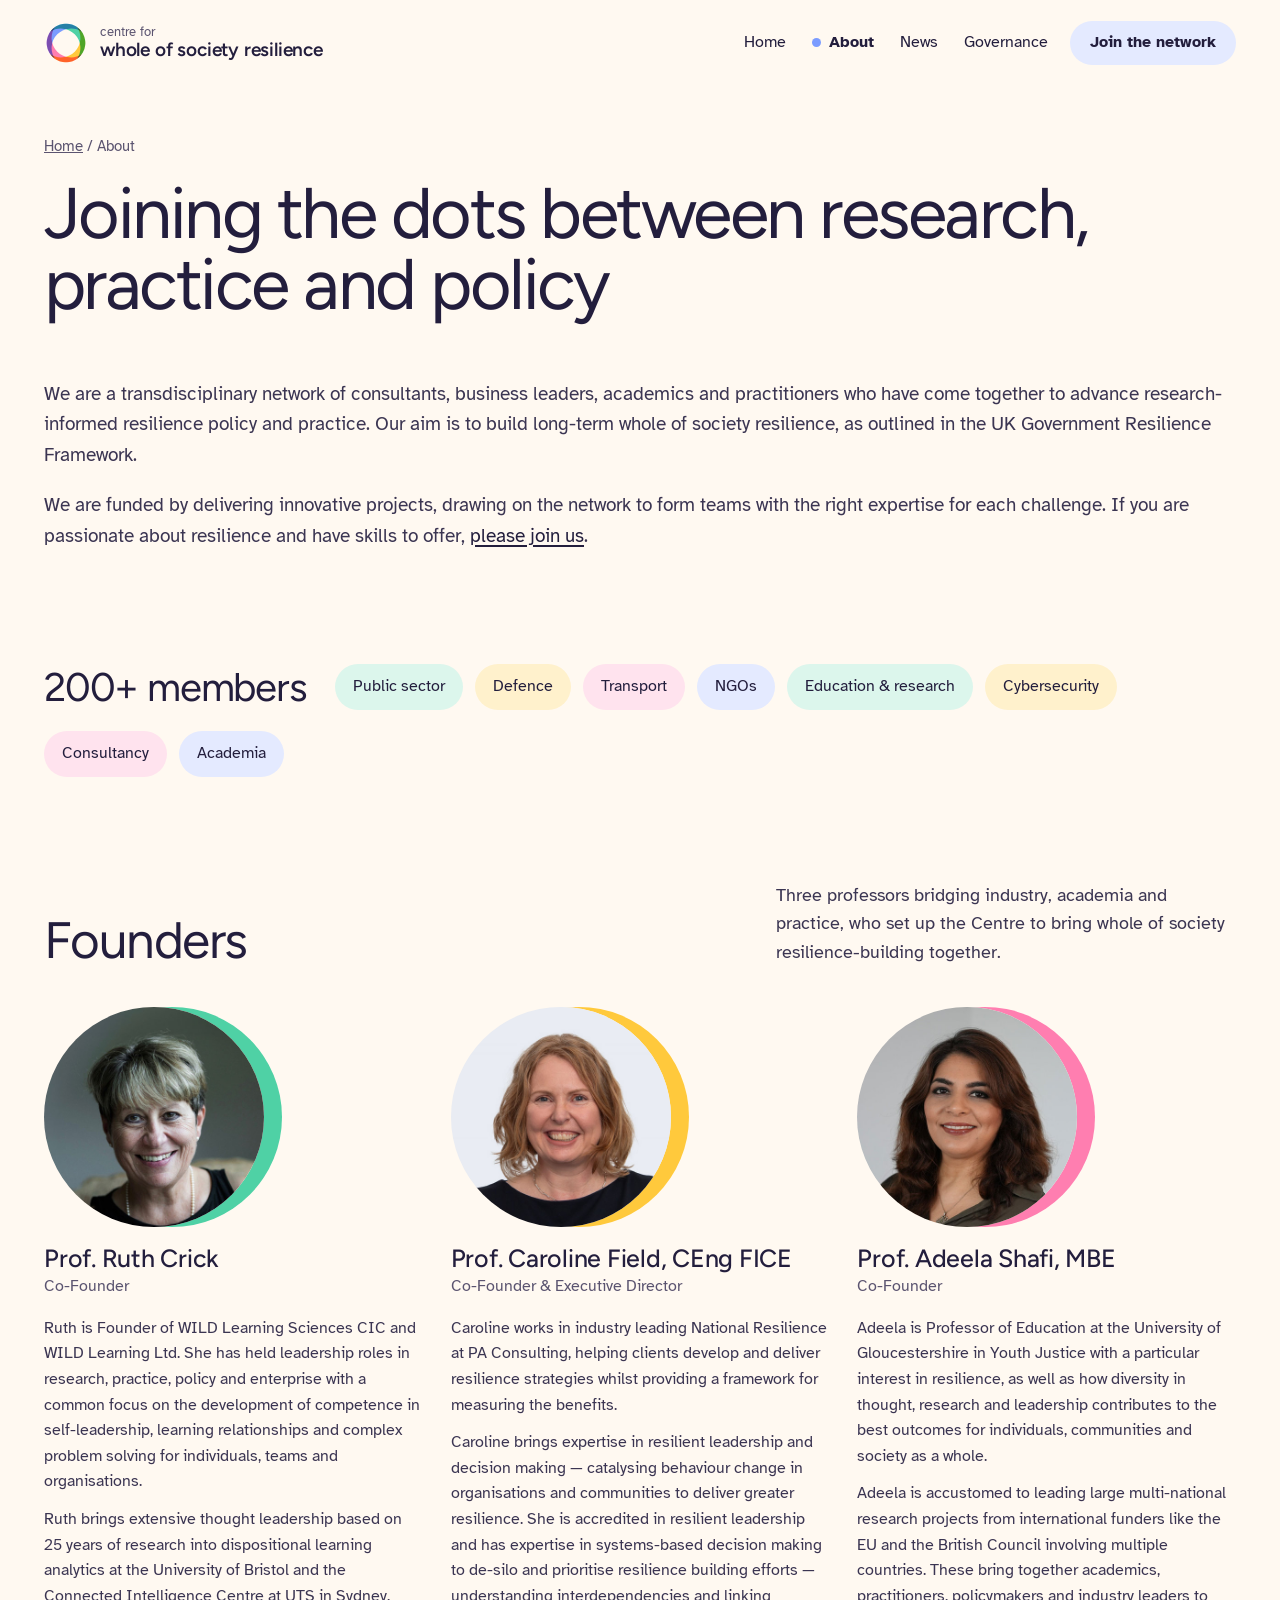
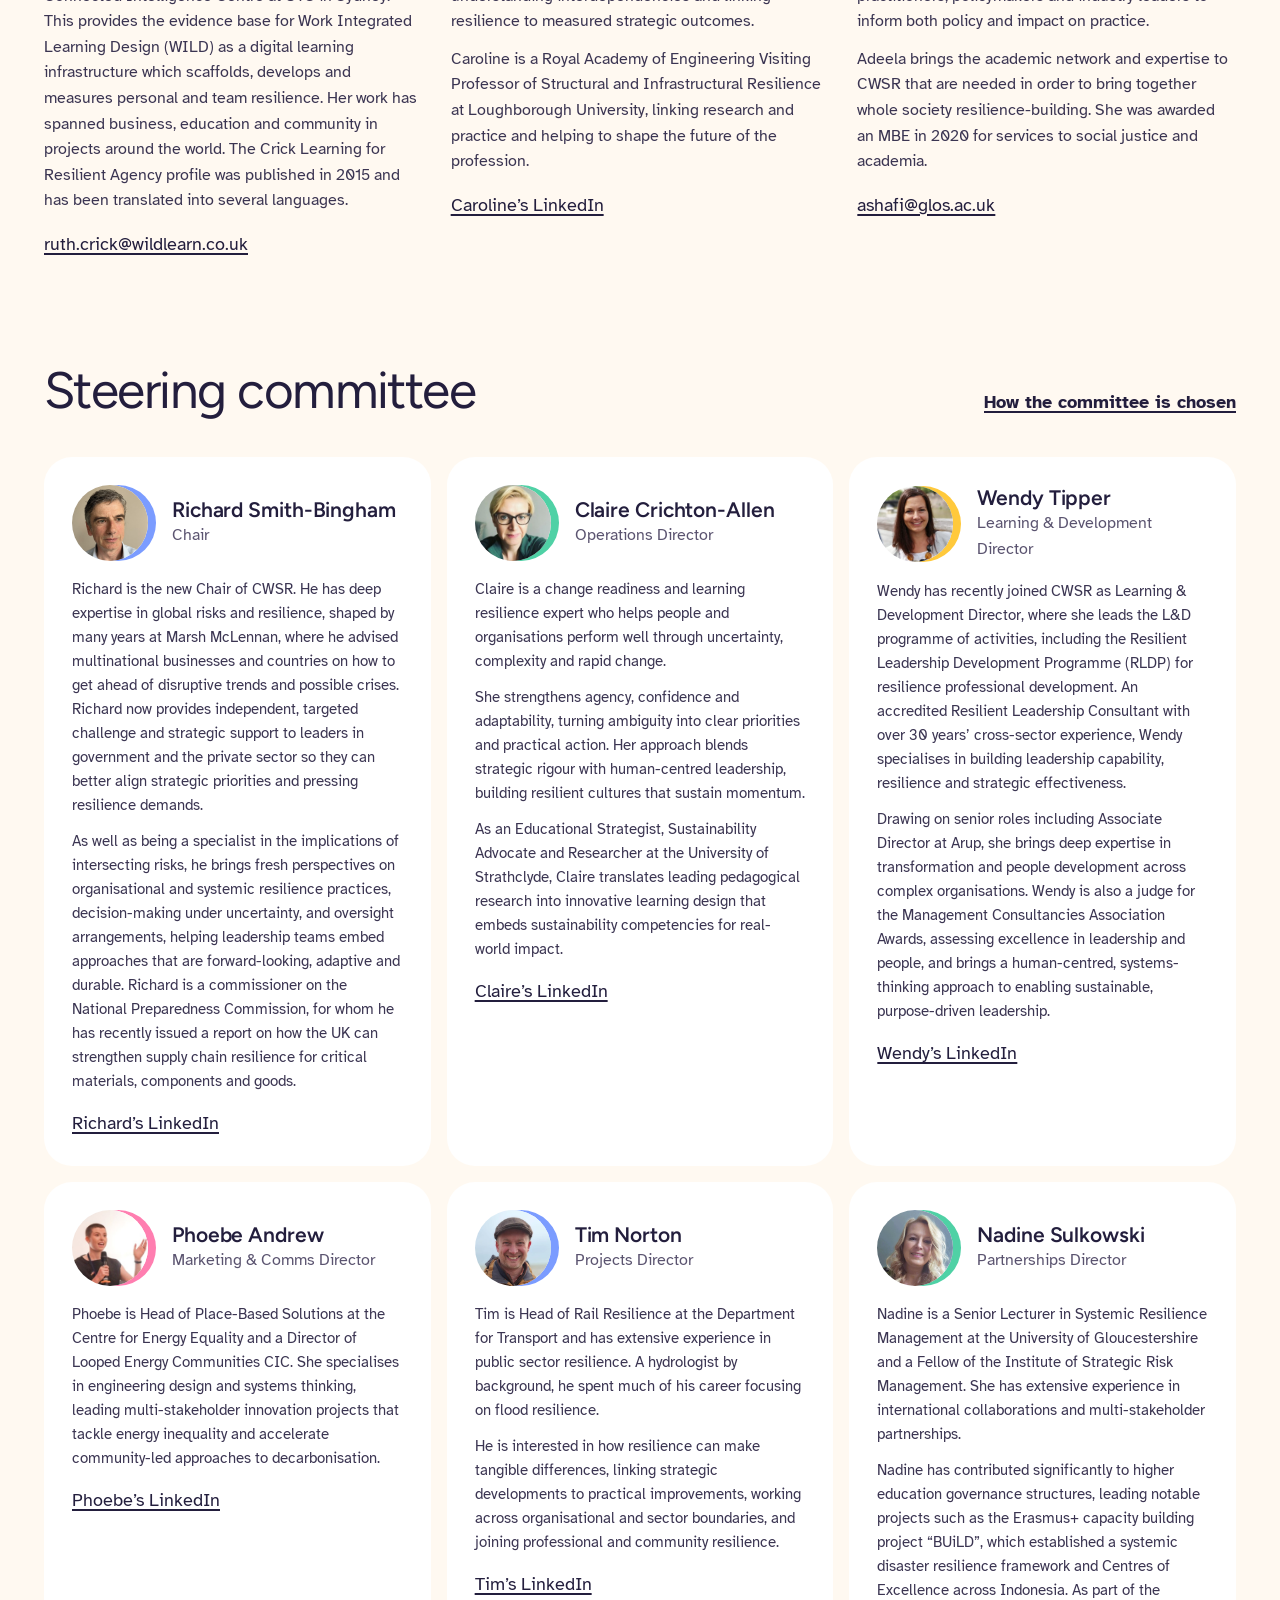
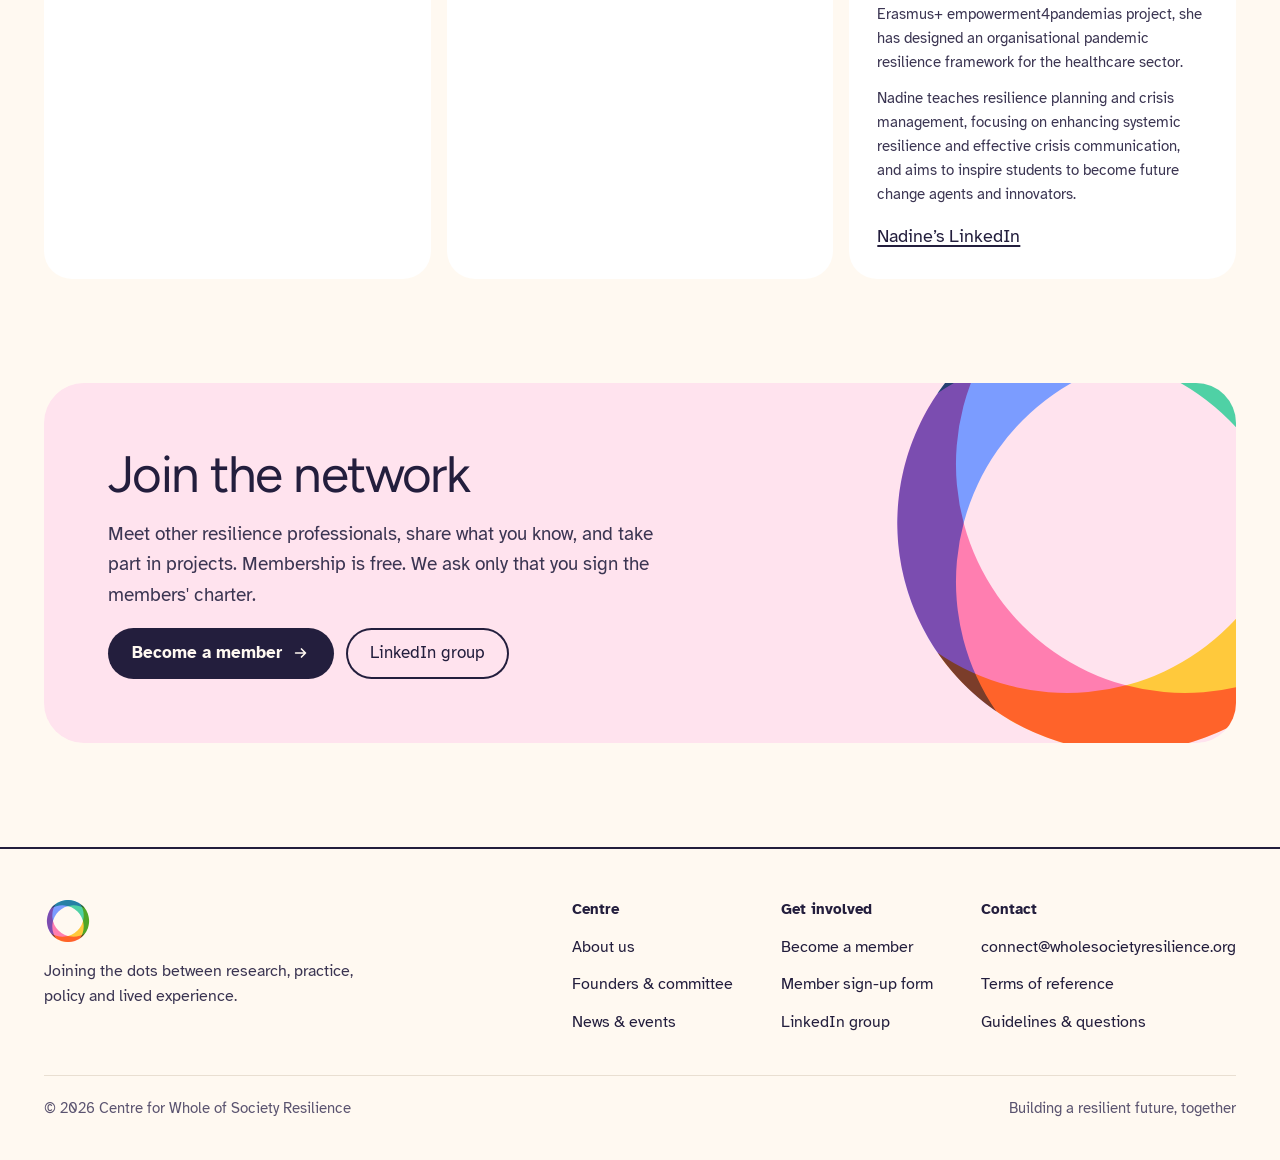
<file: about.html>
<!doctype html>
<html lang="en-GB">
<head>
<meta charset="utf-8">
<meta name="viewport" content="width=device-width, initial-scale=1">
<title>About · Centre for Whole of Society Resilience</title>
<meta name="description" content="Founders, steering committee and members of the Centre for Whole of Society Resilience.">
<meta name="theme-color" content="#FFF9F1">
<link rel="canonical" href="https://www.wholesocietyresilience.org/about.html">
<meta property="og:type" content="website">
<meta property="og:site_name" content="Centre for Whole of Society Resilience">
<meta property="og:title" content="About">
<meta property="og:description" content="Founders, steering committee and members of the Centre for Whole of Society Resilience.">
<meta property="og:image" content="https://www.wholesocietyresilience.org/assets/img/logo/cwsr-seal-paper-1024.png">
<link rel="icon" type="image/svg+xml" href="assets/img/favicon.svg?v=2">
<link rel="icon" type="image/png" href="assets/img/favicon.png?v=2">
<link rel="apple-touch-icon" href="assets/img/apple-touch-icon.png?v=2">
<link rel="preconnect" href="https://fonts.googleapis.com">
<link rel="preconnect" href="https://fonts.gstatic.com" crossorigin>
<link href="https://fonts.googleapis.com/css2?family=Figtree:wght@400;500;600;700&family=Atkinson+Hyperlegible:ital,wght@0,400;0,700;1,400&display=swap" rel="stylesheet">
<link rel="stylesheet" href="assets/css/styles.css">
</head>
<body>
<a class="skip" href="#main">Skip to content</a>
<header class="site-header">
  <div class="wrap site-header__inner">
    <a class="brand" href="index.html" aria-label="Centre for Whole of Society Resilience, home">
      <svg class="mark" width="44" height="44" viewBox="-50 -50 100 100" aria-hidden="true"><g><path d="M8,-43.27 A44,44 0 1,0 8,43.27 A44,44 0 0,1 8,-43.27 Z" transform="rotate(45)" fill="#7B9CFF"/><path d="M8,-43.27 A44,44 0 1,0 8,43.27 A44,44 0 0,1 8,-43.27 Z" transform="rotate(135)" fill="#4FD1A5"/><path d="M8,-43.27 A44,44 0 1,0 8,43.27 A44,44 0 0,1 8,-43.27 Z" transform="rotate(225)" fill="#FFC93C"/><path d="M8,-43.27 A44,44 0 1,0 8,43.27 A44,44 0 0,1 8,-43.27 Z" transform="rotate(315)" fill="#FF7EB0"/></g></svg>
      <span class="brand__text"><span class="brand__sub">centre for</span><span class="brand__name">whole of society resilience</span></span>
    </a>
    <button class="nav-toggle" aria-expanded="false" aria-controls="site-nav" aria-label="Menu"><span></span></button>
    <nav class="nav" id="site-nav" aria-label="Main">
      <a href="index.html">Home</a>
      <a href="about.html" aria-current="page" style="--dot:#7B9CFF">About</a>
      <a href="news.html">News</a>
      <a href="governance.html">Governance</a>
      <a class="btn" href="join.html">Join the network</a>
    </nav>
  </div>
</header>
<main id="main">
<section class="page-hero">
  <div class="wrap intro">
    <div class="stack">
      <div class="crumbs"><a href="index.html">Home</a> / About</div>
      <h1>Joining the dots between research, practice and policy</h1>
    </div>
    <div class="stack" style="padding-top:40px">
      <p>We are a transdisciplinary network of consultants, business leaders, academics and practitioners who have come together to advance research-informed resilience policy and practice. Our aim is to build long-term whole of society resilience, as outlined in the UK Government Resilience Framework.</p>
      <p>We are funded by delivering innovative projects, drawing on the network to form teams with the right expertise for each challenge. If you are passionate about resilience and have skills to offer, <a class="link" href="join.html">please join us</a>.</p>
    </div>
  </div>
</section>

<section class="section" aria-label="Our members">
  <div class="wrap">
    <ul class="chips reveal">
      <span class="chips__count">200+ members</span>
      <li>Public sector</li><li>Defence</li><li>Transport</li><li>NGOs</li><li>Education &amp; research</li><li>Cybersecurity</li><li>Consultancy</li><li>Academia</li>
    </ul>
  </div>
</section>

<section class="section" id="people" aria-labelledby="founders-title">
  <div class="wrap">
    <div class="section-head reveal">
      <h2 id="founders-title">Founders</h2>
      <p class="muted">Three professors bridging industry, academia and practice, who set up the Centre to bring whole of society resilience-building together.</p>
    </div>
    <div class="founders">
      <article class="person reveal">
        <div class="person__photo"><img src="assets/img/team/ruth-crick.jpg" alt="Portrait of Prof. Ruth Crick" loading="lazy" width="480" height="480" style="--ring:#4FD1A5"></div>
        <div><h3>Prof. Ruth Crick</h3><div class="role">Co-Founder</div></div>
        <div class="bio"><p>Ruth is Founder of WILD Learning Sciences CIC and WILD Learning Ltd. She has held leadership roles in research, practice, policy and enterprise with a common focus on the development of competence in self-leadership, learning relationships and complex problem solving for individuals, teams and organisations.</p><p>Ruth brings extensive thought leadership based on 25 years of research into dispositional learning analytics at the University of Bristol and the Connected Intelligence Centre at UTS in Sydney. This provides the evidence base for Work Integrated Learning Design (WILD) as a digital learning infrastructure which scaffolds, develops and measures personal and team resilience. Her work has spanned business, education and community in projects around the world. The Crick Learning for Resilient Agency profile was published in 2015 and has been translated into several languages.</p></div>
        <div><a class="link" href="mailto:ruth.crick@wildlearn.co.uk">ruth.crick@wildlearn.co.uk</a></div>
      </article>
      <article class="person reveal">
        <div class="person__photo"><img src="assets/img/team/caroline-field.jpg" alt="Portrait of Prof. Caroline Field" loading="lazy" width="480" height="480" style="--ring:#FFC93C"></div>
        <div><h3>Prof. Caroline Field, CEng FICE</h3><div class="role">Co-Founder &amp; Executive Director</div></div>
        <div class="bio"><p>Caroline works in industry leading National Resilience at PA Consulting, helping clients develop and deliver resilience strategies whilst providing a framework for measuring the benefits.</p><p>Caroline brings expertise in resilient leadership and decision making — catalysing behaviour change in organisations and communities to deliver greater resilience. She is accredited in resilient leadership and has expertise in systems-based decision making to de-silo and prioritise resilience building efforts — understanding interdependencies and linking resilience to measured strategic outcomes.</p><p>Caroline is a Royal Academy of Engineering Visiting Professor of Structural and Infrastructural Resilience at Loughborough University, linking research and practice and helping to shape the future of the profession.</p></div>
        <div><a class="link" href="https://www.linkedin.com/in/caroline-field-21185921/" rel="noopener">Caroline’s LinkedIn</a></div>
      </article>
      <article class="person reveal">
        <div class="person__photo"><img src="assets/img/team/adeela-shafi.jpg" alt="Portrait of Prof. Adeela Shafi" loading="lazy" width="480" height="480" style="--ring:#FF7EB0"></div>
        <div><h3>Prof. Adeela Shafi, MBE</h3><div class="role">Co-Founder</div></div>
        <div class="bio"><p>Adeela is Professor of Education at the University of Gloucestershire in Youth Justice with a particular interest in resilience, as well as how diversity in thought, research and leadership contributes to the best outcomes for individuals, communities and society as a whole.</p><p>Adeela is accustomed to leading large multi-national research projects from international funders like the EU and the British Council involving multiple countries. These bring together academics, practitioners, policymakers and industry leaders to inform both policy and impact on practice.</p><p>Adeela brings the academic network and expertise to CWSR that are needed in order to bring together whole society resilience-building. She was awarded an MBE in 2020 for services to social justice and academia.</p></div>
        <div><a class="link" href="mailto:ashafi@glos.ac.uk">ashafi@glos.ac.uk</a></div>
      </article>
    </div>
  </div>
</section>

<section class="section" aria-labelledby="sc-title">
  <div class="wrap">
    <div class="section-head reveal">
      <h2 id="sc-title">Steering committee</h2>
      <a class="link" href="governance.html#terms"><strong>How the committee is chosen</strong></a>
    </div>
    <div class="committee">
      <article class="member reveal">
        <div class="member__head">
          <img src="assets/img/team/richard-smith-bingham.jpg" alt="Portrait of Richard Smith-Bingham" loading="lazy" width="480" height="480" style="--ring:#7B9CFF">
          <div><h3>Richard Smith-Bingham</h3><div class="role">Chair</div></div>
        </div>
        <div class="bio"><p>Richard is the new Chair of CWSR. He has deep expertise in global risks and resilience, shaped by many years at Marsh McLennan, where he advised multinational businesses and countries on how to get ahead of disruptive trends and possible crises. Richard now provides independent, targeted challenge and strategic support to leaders in government and the private sector so they can better align strategic priorities and pressing resilience demands.</p><p>As well as being a specialist in the implications of intersecting risks, he brings fresh perspectives on organisational and systemic resilience practices, decision-making under uncertainty, and oversight arrangements, helping leadership teams embed approaches that are forward-looking, adaptive and durable. Richard is a commissioner on the National Preparedness Commission, for whom he has recently issued a report on how the UK can strengthen supply chain resilience for critical materials, components and goods.</p></div>
        <div><a class="link" href="https://www.linkedin.com/in/richard-smith-bingham/" rel="noopener">Richard’s LinkedIn</a></div>
      </article>
      <article class="member reveal">
        <div class="member__head">
          <img src="assets/img/team/claire-crichton-allen.jpg" alt="Portrait of Claire Crichton-Allen" loading="lazy" width="480" height="480" style="--ring:#4FD1A5">
          <div><h3>Claire Crichton-Allen</h3><div class="role">Operations Director</div></div>
        </div>
        <div class="bio"><p>Claire is a change readiness and learning resilience expert who helps people and organisations perform well through uncertainty, complexity and rapid change.</p><p>She strengthens agency, confidence and adaptability, turning ambiguity into clear priorities and practical action. Her approach blends strategic rigour with human-centred leadership, building resilient cultures that sustain momentum.</p><p>As an Educational Strategist, Sustainability Advocate and Researcher at the University of Strathclyde, Claire translates leading pedagogical research into innovative learning design that embeds sustainability competencies for real-world impact.</p></div>
        <div><a class="link" href="https://www.linkedin.com/in/claire-crichton-allen/" rel="noopener">Claire’s LinkedIn</a></div>
      </article>
      <article class="member reveal">
        <div class="member__head">
          <img src="assets/img/team/wendy-tipper.jpg" alt="Portrait of Wendy Tipper" loading="lazy" width="480" height="480" style="--ring:#FFC93C">
          <div><h3>Wendy Tipper</h3><div class="role">Learning &amp; Development Director</div></div>
        </div>
        <div class="bio"><p>Wendy has recently joined CWSR as Learning &amp; Development Director, where she leads the L&amp;D programme of activities, including the Resilient Leadership Development Programme (RLDP) for resilience professional development. An accredited Resilient Leadership Consultant with over 30 years’ cross-sector experience, Wendy specialises in building leadership capability, resilience and strategic effectiveness.</p><p>Drawing on senior roles including Associate Director at Arup, she brings deep expertise in transformation and people development across complex organisations. Wendy is also a judge for the Management Consultancies Association Awards, assessing excellence in leadership and people, and brings a human-centred, systems-thinking approach to enabling sustainable, purpose-driven leadership.</p></div>
        <div><a class="link" href="https://www.linkedin.com/in/wendy-tipper/" rel="noopener">Wendy’s LinkedIn</a></div>
      </article>
      <article class="member reveal">
        <div class="member__head">
          <img src="assets/img/team/phoebe-andrew.jpg" alt="Portrait of Phoebe Andrew" loading="lazy" width="480" height="480" style="--ring:#FF7EB0">
          <div><h3>Phoebe Andrew</h3><div class="role">Marketing &amp; Comms Director</div></div>
        </div>
        <div class="bio"><p>Phoebe is Head of Place-Based Solutions at the Centre for Energy Equality and a Director of Looped Energy Communities CIC. She specialises in engineering design and systems thinking, leading multi-stakeholder innovation projects that tackle energy inequality and accelerate community-led approaches to decarbonisation.</p></div>
        <div><a class="link" href="https://www.linkedin.com/in/phoebe-andrew/" rel="noopener">Phoebe’s LinkedIn</a></div>
      </article>
      <article class="member reveal">
        <div class="member__head">
          <img src="assets/img/team/tim-norton.jpg" alt="Portrait of Tim Norton" loading="lazy" width="480" height="480" style="--ring:#7B9CFF">
          <div><h3>Tim Norton</h3><div class="role">Projects Director</div></div>
        </div>
        <div class="bio"><p>Tim is Head of Rail Resilience at the Department for Transport and has extensive experience in public sector resilience. A hydrologist by background, he spent much of his career focusing on flood resilience.</p><p>He is interested in how resilience can make tangible differences, linking strategic developments to practical improvements, working across organisational and sector boundaries, and joining professional and community resilience.</p></div>
        <div><a class="link" href="https://www.linkedin.com/in/tim-norton-a8437b18b/" rel="noopener">Tim’s LinkedIn</a></div>
      </article>
      <article class="member reveal">
        <div class="member__head">
          <img src="assets/img/team/nadine-sulkowski.jpg" alt="Portrait of Nadine Sulkowski" loading="lazy" width="480" height="480" style="--ring:#4FD1A5">
          <div><h3>Nadine Sulkowski</h3><div class="role">Partnerships Director</div></div>
        </div>
        <div class="bio"><p>Nadine is a Senior Lecturer in Systemic Resilience Management at the University of Gloucestershire and a Fellow of the Institute of Strategic Risk Management. She has extensive experience in international collaborations and multi-stakeholder partnerships.</p><p>Nadine has contributed significantly to higher education governance structures, leading notable projects such as the Erasmus+ capacity building project “BUiLD”, which established a systemic disaster resilience framework and Centres of Excellence across Indonesia. As part of the Erasmus+ empowerment4pandemias project, she has designed an organisational pandemic resilience framework for the healthcare sector.</p><p>Nadine teaches resilience planning and crisis management, focusing on enhancing systemic resilience and effective crisis communication, and aims to inspire students to become future change agents and innovators.</p></div>
        <div><a class="link" href="https://www.linkedin.com/in/nadine-sulkowski/" rel="noopener">Nadine’s LinkedIn</a></div>
      </article>
    </div>
  </div>
</section>

<section class="section" aria-labelledby="join-title">
  <div class="wrap">
    <div class="join-band reveal">
      <svg class="mark" width="520" height="520" viewBox="-50 -50 100 100" aria-hidden="true"><g><path d="M8,-43.27 A44,44 0 1,0 8,43.27 A44,44 0 0,1 8,-43.27 Z" transform="rotate(45)" fill="#7B9CFF"/><path d="M8,-43.27 A44,44 0 1,0 8,43.27 A44,44 0 0,1 8,-43.27 Z" transform="rotate(135)" fill="#4FD1A5"/><path d="M8,-43.27 A44,44 0 1,0 8,43.27 A44,44 0 0,1 8,-43.27 Z" transform="rotate(225)" fill="#FFC93C"/><path d="M8,-43.27 A44,44 0 1,0 8,43.27 A44,44 0 0,1 8,-43.27 Z" transform="rotate(315)" fill="#FF7EB0"/></g></svg>
      <div class="join-band__body">
        <h2 id="join-title">Join the network</h2>
        <p>Meet other resilience professionals, share what you know, and take part in projects. Membership is free. We ask only that you sign the members' charter.</p>
        <div class="actions">
          <a class="btn btn--ink" href="join.html">Become a member <svg viewBox="0 0 20 20" fill="none" aria-hidden="true"><path d="M4 10h11m-4.5-4.5L15 10l-4.5 4.5" stroke="currentColor" stroke-width="1.8" stroke-linecap="round" stroke-linejoin="round"/></svg></a>
          <a class="btn btn--outline" href="https://www.linkedin.com/groups/12970125/" rel="noopener">LinkedIn group</a>
        </div>
      </div>
    </div>
  </div>
</section>
</main>
<footer class="site-footer">
  <div class="wrap">
    <div class="footer__top">
      <div class="footer__brand">
        <svg class="mark" width="48" height="48" viewBox="-50 -50 100 100" aria-hidden="true"><g><path d="M8,-43.27 A44,44 0 1,0 8,43.27 A44,44 0 0,1 8,-43.27 Z" transform="rotate(45)" fill="#7B9CFF"/><path d="M8,-43.27 A44,44 0 1,0 8,43.27 A44,44 0 0,1 8,-43.27 Z" transform="rotate(135)" fill="#4FD1A5"/><path d="M8,-43.27 A44,44 0 1,0 8,43.27 A44,44 0 0,1 8,-43.27 Z" transform="rotate(225)" fill="#FFC93C"/><path d="M8,-43.27 A44,44 0 1,0 8,43.27 A44,44 0 0,1 8,-43.27 Z" transform="rotate(315)" fill="#FF7EB0"/></g></svg>
        <p>Joining the dots between research, practice, policy and lived experience.</p>
      </div>
      <div class="footer__cols">
        <div>
          <h4>Centre</h4>
          <ul>
            <li><a href="about.html">About us</a></li>
            <li><a href="about.html#people">Founders &amp; committee</a></li>
            <li><a href="news.html">News &amp; events</a></li>
          </ul>
        </div>
        <div>
          <h4>Get involved</h4>
          <ul>
            <li><a href="join.html">Become a member</a></li>
            <li><a href="https://forms.office.com/Pages/ResponsePage.aspx?id=cpq-ajTOTkO78oZ8lo_C139YKKTOPjtGtlPz7X8FWPRUN1pBMTRWQVBHTzdWRE9UQlRVMjhPOFU4Mi4u" rel="noopener">Member sign-up form</a></li>
            <li><a href="https://www.linkedin.com/groups/12970125/" rel="noopener">LinkedIn group</a></li>
          </ul>
        </div>
        <div>
          <h4>Contact</h4>
          <ul>
            <li><a href="mailto:connect@wholesocietyresilience.org">connect@wholesocietyresilience.org</a></li>
            <li><a href="governance.html#terms">Terms of reference</a></li>
            <li><a href="governance.html#faq">Guidelines &amp; questions</a></li>
          </ul>
        </div>
      </div>
    </div>
    <div class="footer__bottom">
      <span>© 2026 Centre for Whole of Society Resilience</span>
      <span>Building a resilient future, together</span>
    </div>
  </div>
</footer>
<script src="assets/js/site.js" defer></script>
</body>
</html>
</file>
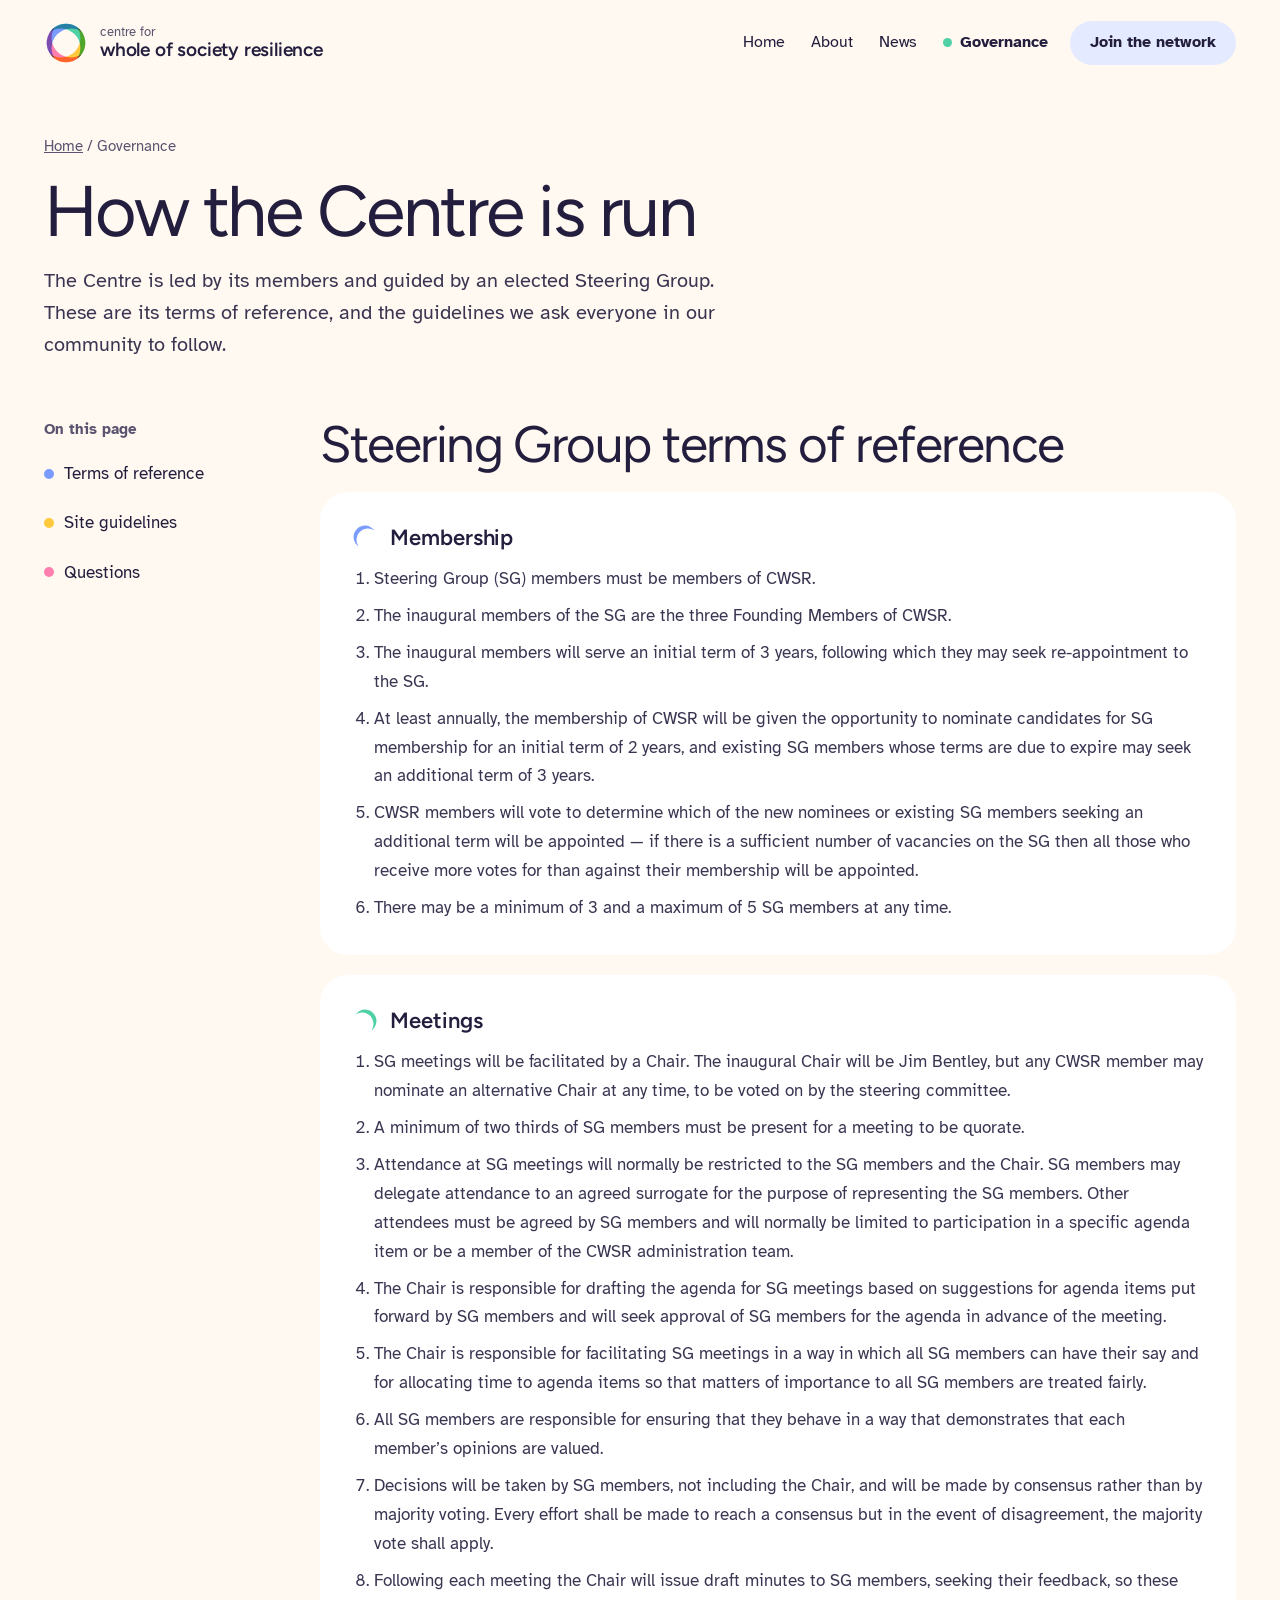
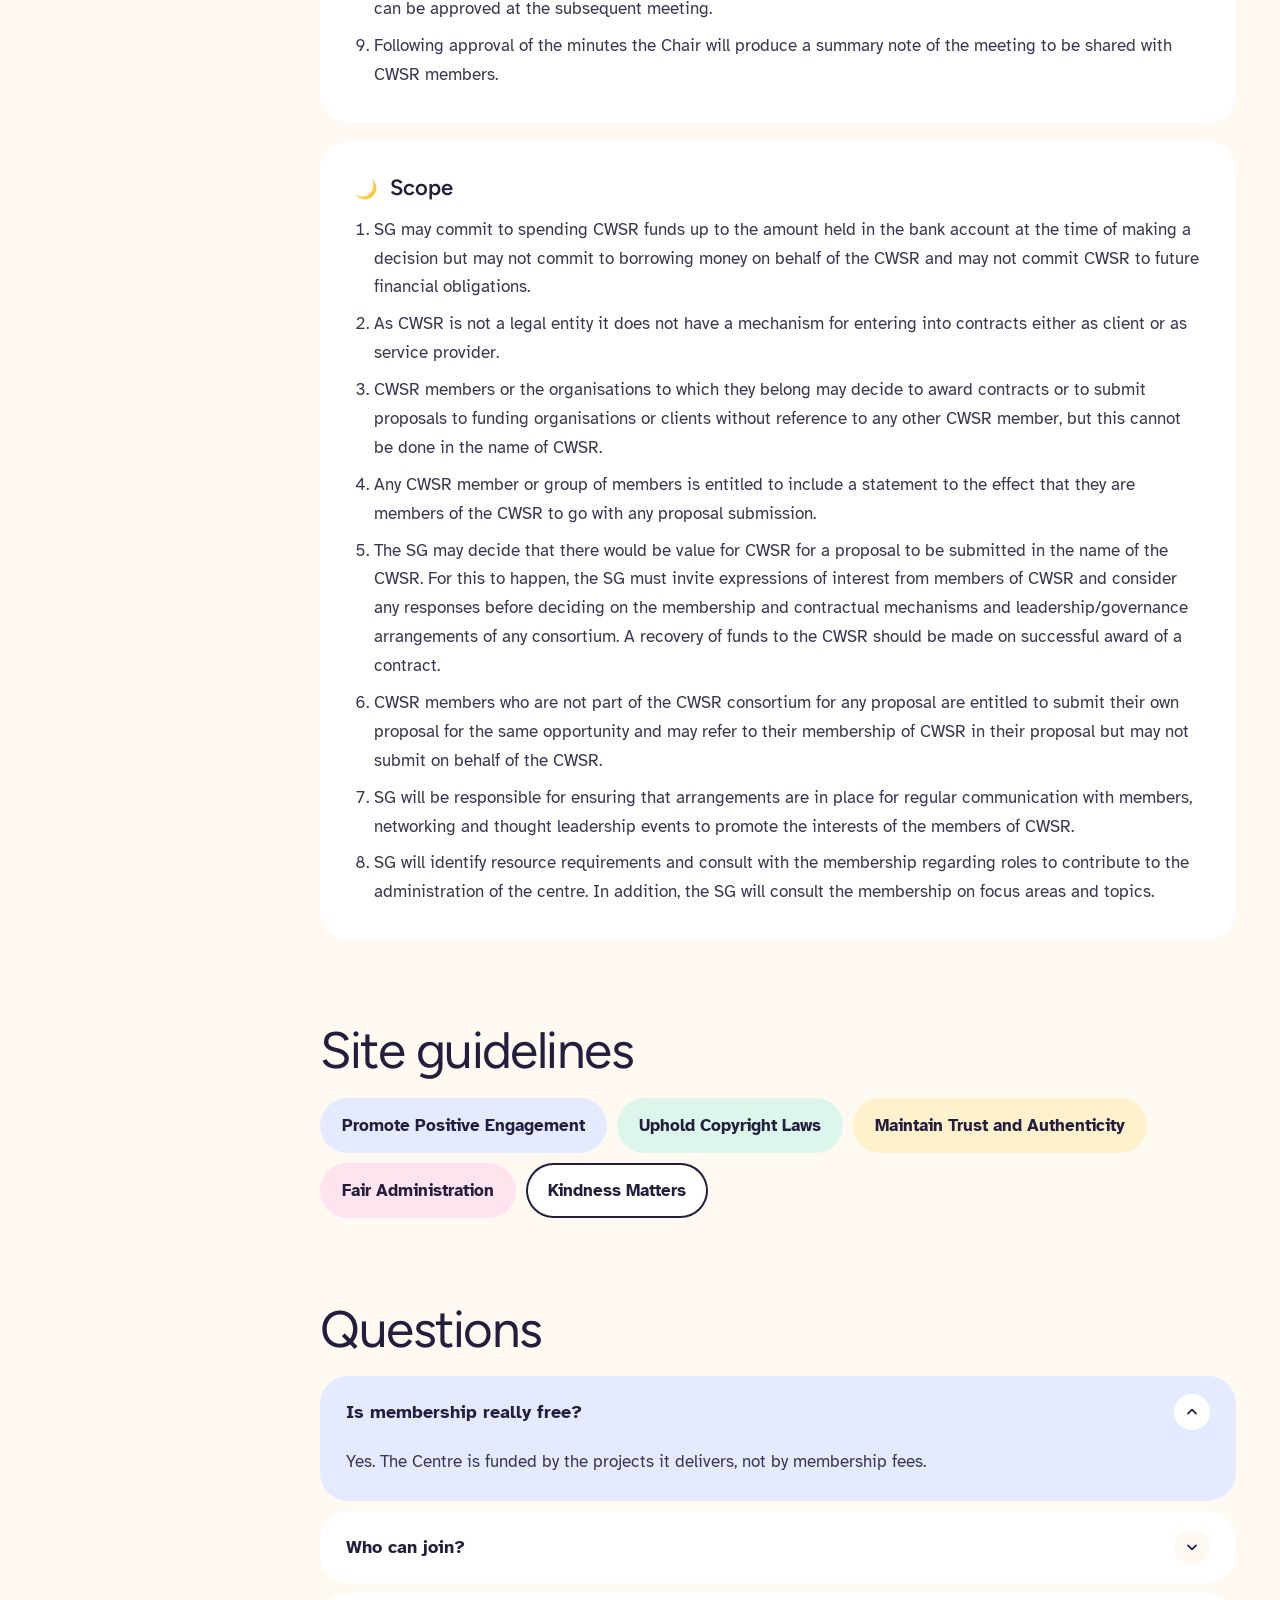
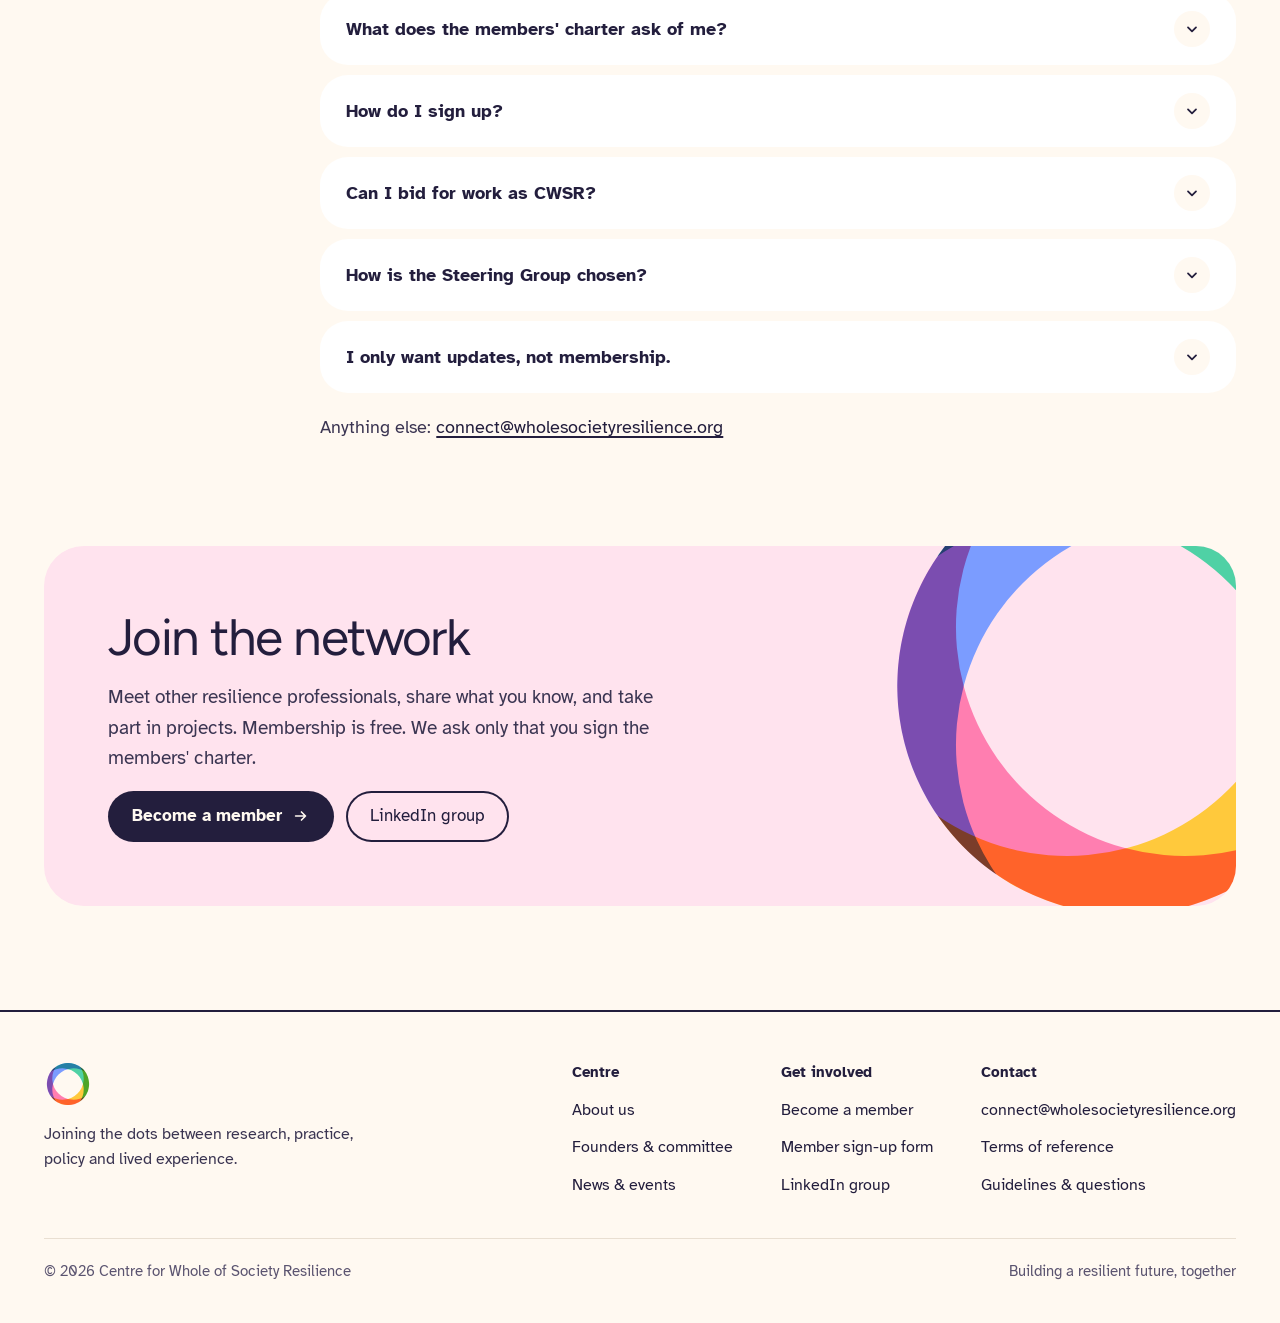
<file: governance.html>
<!doctype html>
<html lang="en-GB">
<head>
<meta charset="utf-8">
<meta name="viewport" content="width=device-width, initial-scale=1">
<title>Governance · Centre for Whole of Society Resilience</title>
<meta name="description" content="Steering Group terms of reference, site guidelines and common questions for the Centre for Whole of Society Resilience.">
<meta name="theme-color" content="#FFF9F1">
<link rel="canonical" href="https://www.wholesocietyresilience.org/governance.html">
<meta property="og:type" content="website">
<meta property="og:site_name" content="Centre for Whole of Society Resilience">
<meta property="og:title" content="Governance">
<meta property="og:description" content="Steering Group terms of reference, site guidelines and common questions for the Centre for Whole of Society Resilience.">
<meta property="og:image" content="https://www.wholesocietyresilience.org/assets/img/logo/cwsr-seal-paper-1024.png">
<link rel="icon" type="image/svg+xml" href="assets/img/favicon.svg?v=2">
<link rel="icon" type="image/png" href="assets/img/favicon.png?v=2">
<link rel="apple-touch-icon" href="assets/img/apple-touch-icon.png?v=2">
<link rel="preconnect" href="https://fonts.googleapis.com">
<link rel="preconnect" href="https://fonts.gstatic.com" crossorigin>
<link href="https://fonts.googleapis.com/css2?family=Figtree:wght@400;500;600;700&family=Atkinson+Hyperlegible:ital,wght@0,400;0,700;1,400&display=swap" rel="stylesheet">
<link rel="stylesheet" href="assets/css/styles.css">
</head>
<body>
<a class="skip" href="#main">Skip to content</a>
<header class="site-header">
  <div class="wrap site-header__inner">
    <a class="brand" href="index.html" aria-label="Centre for Whole of Society Resilience, home">
      <svg class="mark" width="44" height="44" viewBox="-50 -50 100 100" aria-hidden="true"><g><path d="M8,-43.27 A44,44 0 1,0 8,43.27 A44,44 0 0,1 8,-43.27 Z" transform="rotate(45)" fill="#7B9CFF"/><path d="M8,-43.27 A44,44 0 1,0 8,43.27 A44,44 0 0,1 8,-43.27 Z" transform="rotate(135)" fill="#4FD1A5"/><path d="M8,-43.27 A44,44 0 1,0 8,43.27 A44,44 0 0,1 8,-43.27 Z" transform="rotate(225)" fill="#FFC93C"/><path d="M8,-43.27 A44,44 0 1,0 8,43.27 A44,44 0 0,1 8,-43.27 Z" transform="rotate(315)" fill="#FF7EB0"/></g></svg>
      <span class="brand__text"><span class="brand__sub">centre for</span><span class="brand__name">whole of society resilience</span></span>
    </a>
    <button class="nav-toggle" aria-expanded="false" aria-controls="site-nav" aria-label="Menu"><span></span></button>
    <nav class="nav" id="site-nav" aria-label="Main">
      <a href="index.html">Home</a>
      <a href="about.html">About</a>
      <a href="news.html">News</a>
      <a href="governance.html" aria-current="page" style="--dot:#4FD1A5">Governance</a>
      <a class="btn" href="join.html">Join the network</a>
    </nav>
  </div>
</header>
<main id="main">
<section class="page-hero">
  <div class="wrap">
    <div class="crumbs"><a href="index.html">Home</a> / Governance</div>
    <h1>How the Centre is run</h1>
    <p class="lede">The Centre is led by its members and guided by an elected Steering Group. These are its terms of reference, and the guidelines we ask everyone in our community to follow.</p>
  </div>
</section>
<section class="section" style="padding-top:56px">
  <div class="wrap toc-layout">
    <nav class="toc" aria-label="On this page">
      <p>On this page</p>
      <a href="#terms"><span class="dot dot--blue"></span>Terms of reference</a>
      <a href="#guidelines"><span class="dot dot--sun"></span>Site guidelines</a>
      <a href="#faq"><span class="dot dot--peony"></span>Questions</a>
    </nav>
    <div class="gov">
      <h2 id="terms">Steering Group terms of reference</h2>
      <div class="gov-block reveal" id="membership"><h3><svg viewBox="-50 -50 100 100" aria-hidden="true" width=26 height=26><path d="M8,-43.27 A44,44 0 1,0 8,43.27 A44,44 0 0,1 8,-43.27 Z" transform="rotate(45)" fill="#7B9CFF"/></svg>Membership</h3><ol><li>Steering Group (SG) members must be members of CWSR.</li><li>The inaugural members of the SG are the three Founding Members of CWSR.</li><li>The inaugural members will serve an initial term of 3 years, following which they may seek re-appointment to the SG.</li><li>At least annually, the membership of CWSR will be given the opportunity to nominate candidates for SG membership for an initial term of 2 years, and existing SG members whose terms are due to expire may seek an additional term of 3 years.</li><li>CWSR members will vote to determine which of the new nominees or existing SG members seeking an additional term will be appointed — if there is a sufficient number of vacancies on the SG then all those who receive more votes for than against their membership will be appointed.</li><li>There may be a minimum of 3 and a maximum of 5 SG members at any time.</li></ol></div>
      <div class="gov-block reveal" id="meetings"><h3><svg viewBox="-50 -50 100 100" aria-hidden="true" width=26 height=26><path d="M8,-43.27 A44,44 0 1,0 8,43.27 A44,44 0 0,1 8,-43.27 Z" transform="rotate(135)" fill="#4FD1A5"/></svg>Meetings</h3><ol><li>SG meetings will be facilitated by a Chair. The inaugural Chair will be Jim Bentley, but any CWSR member may nominate an alternative Chair at any time, to be voted on by the steering committee.</li><li>A minimum of two thirds of SG members must be present for a meeting to be quorate.</li><li>Attendance at SG meetings will normally be restricted to the SG members and the Chair. SG members may delegate attendance to an agreed surrogate for the purpose of representing the SG members. Other attendees must be agreed by SG members and will normally be limited to participation in a specific agenda item or be a member of the CWSR administration team.</li><li>The Chair is responsible for drafting the agenda for SG meetings based on suggestions for agenda items put forward by SG members and will seek approval of SG members for the agenda in advance of the meeting.</li><li>The Chair is responsible for facilitating SG meetings in a way in which all SG members can have their say and for allocating time to agenda items so that matters of importance to all SG members are treated fairly.</li><li>All SG members are responsible for ensuring that they behave in a way that demonstrates that each member’s opinions are valued.</li><li>Decisions will be taken by SG members, not including the Chair, and will be made by consensus rather than by majority voting. Every effort shall be made to reach a consensus but in the event of disagreement, the majority vote shall apply.</li><li>Following each meeting the Chair will issue draft minutes to SG members, seeking their feedback, so these can be approved at the subsequent meeting.</li><li>Following approval of the minutes the Chair will produce a summary note of the meeting to be shared with CWSR members.</li></ol></div>
      <div class="gov-block reveal" id="scope"><h3><svg viewBox="-50 -50 100 100" aria-hidden="true" width=26 height=26><path d="M8,-43.27 A44,44 0 1,0 8,43.27 A44,44 0 0,1 8,-43.27 Z" transform="rotate(225)" fill="#FFC93C"/></svg>Scope</h3><ol><li>SG may commit to spending CWSR funds up to the amount held in the bank account at the time of making a decision but may not commit to borrowing money on behalf of the CWSR and may not commit CWSR to future financial obligations.</li><li>As CWSR is not a legal entity it does not have a mechanism for entering into contracts either as client or as service provider.</li><li>CWSR members or the organisations to which they belong may decide to award contracts or to submit proposals to funding organisations or clients without reference to any other CWSR member, but this cannot be done in the name of CWSR.</li><li>Any CWSR member or group of members is entitled to include a statement to the effect that they are members of the CWSR to go with any proposal submission.</li><li>The SG may decide that there would be value for CWSR for a proposal to be submitted in the name of the CWSR. For this to happen, the SG must invite expressions of interest from members of CWSR and consider any responses before deciding on the membership and contractual mechanisms and leadership/governance arrangements of any consortium. A recovery of funds to the CWSR should be made on successful award of a contract.</li><li>CWSR members who are not part of the CWSR consortium for any proposal are entitled to submit their own proposal for the same opportunity and may refer to their membership of CWSR in their proposal but may not submit on behalf of the CWSR.</li><li>SG will be responsible for ensuring that arrangements are in place for regular communication with members, networking and thought leadership events to promote the interests of the members of CWSR.</li><li>SG will identify resource requirements and consult with the membership regarding roles to contribute to the administration of the centre. In addition, the SG will consult the membership on focus areas and topics.</li></ol></div>
      <h2 id="guidelines">Site guidelines</h2>
      <ul class="rules reveal"><li>Promote Positive Engagement</li><li>Uphold Copyright Laws</li><li>Maintain Trust and Authenticity</li><li>Fair Administration</li><li>Kindness Matters</li></ul>
      <h2 id="faq">Questions</h2>
      <div class="faq"><details open><summary>Is membership really free?</summary><p>Yes. The Centre is funded by the projects it delivers, not by membership fees.</p></details><details><summary>Who can join?</summary><p>Anyone who cares about resilience and has something to offer. That includes researchers, practitioners, people in policy roles, and people bringing community or lived experience. Members come from government, transport, defence, NGOs, education, cybersecurity and more.</p></details><details><summary>What does the members' charter ask of me?</summary><p>To work collaboratively and inclusively with other members. Where you can, we also ask you to talk about the Centre at events and online, host a meeting if you have the space, and contribute to discussions, papers or projects.</p></details><details><summary>How do I sign up?</summary><p>Read the charter on the membership page, then complete the short sign-up form. We'll be in touch by email.</p></details><details><summary>Can I bid for work as CWSR?</summary><p>Not on your own, because the Centre is not a legal entity. You can mention your membership in any proposal. Bids in the Centre's name only go through the Steering Group's expressions-of-interest process.</p></details><details><summary>How is the Steering Group chosen?</summary><p>At least once a year members can nominate candidates, and the membership votes. A first term lasts two years, and further terms last three.</p></details><details><summary>I only want updates, not membership.</summary><p>Follow our LinkedIn group for news and events.</p></details></div>
      <p class="muted">Anything else: <a class="link" href="mailto:connect@wholesocietyresilience.org">connect@wholesocietyresilience.org</a></p>
    </div>
  </div>
</section>

<section class="section" aria-labelledby="join-title">
  <div class="wrap">
    <div class="join-band reveal">
      <svg class="mark" width="520" height="520" viewBox="-50 -50 100 100" aria-hidden="true"><g><path d="M8,-43.27 A44,44 0 1,0 8,43.27 A44,44 0 0,1 8,-43.27 Z" transform="rotate(45)" fill="#7B9CFF"/><path d="M8,-43.27 A44,44 0 1,0 8,43.27 A44,44 0 0,1 8,-43.27 Z" transform="rotate(135)" fill="#4FD1A5"/><path d="M8,-43.27 A44,44 0 1,0 8,43.27 A44,44 0 0,1 8,-43.27 Z" transform="rotate(225)" fill="#FFC93C"/><path d="M8,-43.27 A44,44 0 1,0 8,43.27 A44,44 0 0,1 8,-43.27 Z" transform="rotate(315)" fill="#FF7EB0"/></g></svg>
      <div class="join-band__body">
        <h2 id="join-title">Join the network</h2>
        <p>Meet other resilience professionals, share what you know, and take part in projects. Membership is free. We ask only that you sign the members' charter.</p>
        <div class="actions">
          <a class="btn btn--ink" href="join.html">Become a member <svg viewBox="0 0 20 20" fill="none" aria-hidden="true"><path d="M4 10h11m-4.5-4.5L15 10l-4.5 4.5" stroke="currentColor" stroke-width="1.8" stroke-linecap="round" stroke-linejoin="round"/></svg></a>
          <a class="btn btn--outline" href="https://www.linkedin.com/groups/12970125/" rel="noopener">LinkedIn group</a>
        </div>
      </div>
    </div>
  </div>
</section>
</main>
<footer class="site-footer">
  <div class="wrap">
    <div class="footer__top">
      <div class="footer__brand">
        <svg class="mark" width="48" height="48" viewBox="-50 -50 100 100" aria-hidden="true"><g><path d="M8,-43.27 A44,44 0 1,0 8,43.27 A44,44 0 0,1 8,-43.27 Z" transform="rotate(45)" fill="#7B9CFF"/><path d="M8,-43.27 A44,44 0 1,0 8,43.27 A44,44 0 0,1 8,-43.27 Z" transform="rotate(135)" fill="#4FD1A5"/><path d="M8,-43.27 A44,44 0 1,0 8,43.27 A44,44 0 0,1 8,-43.27 Z" transform="rotate(225)" fill="#FFC93C"/><path d="M8,-43.27 A44,44 0 1,0 8,43.27 A44,44 0 0,1 8,-43.27 Z" transform="rotate(315)" fill="#FF7EB0"/></g></svg>
        <p>Joining the dots between research, practice, policy and lived experience.</p>
      </div>
      <div class="footer__cols">
        <div>
          <h4>Centre</h4>
          <ul>
            <li><a href="about.html">About us</a></li>
            <li><a href="about.html#people">Founders &amp; committee</a></li>
            <li><a href="news.html">News &amp; events</a></li>
          </ul>
        </div>
        <div>
          <h4>Get involved</h4>
          <ul>
            <li><a href="join.html">Become a member</a></li>
            <li><a href="https://forms.office.com/Pages/ResponsePage.aspx?id=cpq-ajTOTkO78oZ8lo_C139YKKTOPjtGtlPz7X8FWPRUN1pBMTRWQVBHTzdWRE9UQlRVMjhPOFU4Mi4u" rel="noopener">Member sign-up form</a></li>
            <li><a href="https://www.linkedin.com/groups/12970125/" rel="noopener">LinkedIn group</a></li>
          </ul>
        </div>
        <div>
          <h4>Contact</h4>
          <ul>
            <li><a href="mailto:connect@wholesocietyresilience.org">connect@wholesocietyresilience.org</a></li>
            <li><a href="governance.html#terms">Terms of reference</a></li>
            <li><a href="governance.html#faq">Guidelines &amp; questions</a></li>
          </ul>
        </div>
      </div>
    </div>
    <div class="footer__bottom">
      <span>© 2026 Centre for Whole of Society Resilience</span>
      <span>Building a resilient future, together</span>
    </div>
  </div>
</footer>
<script src="assets/js/site.js" defer></script>
</body>
</html>
</file>
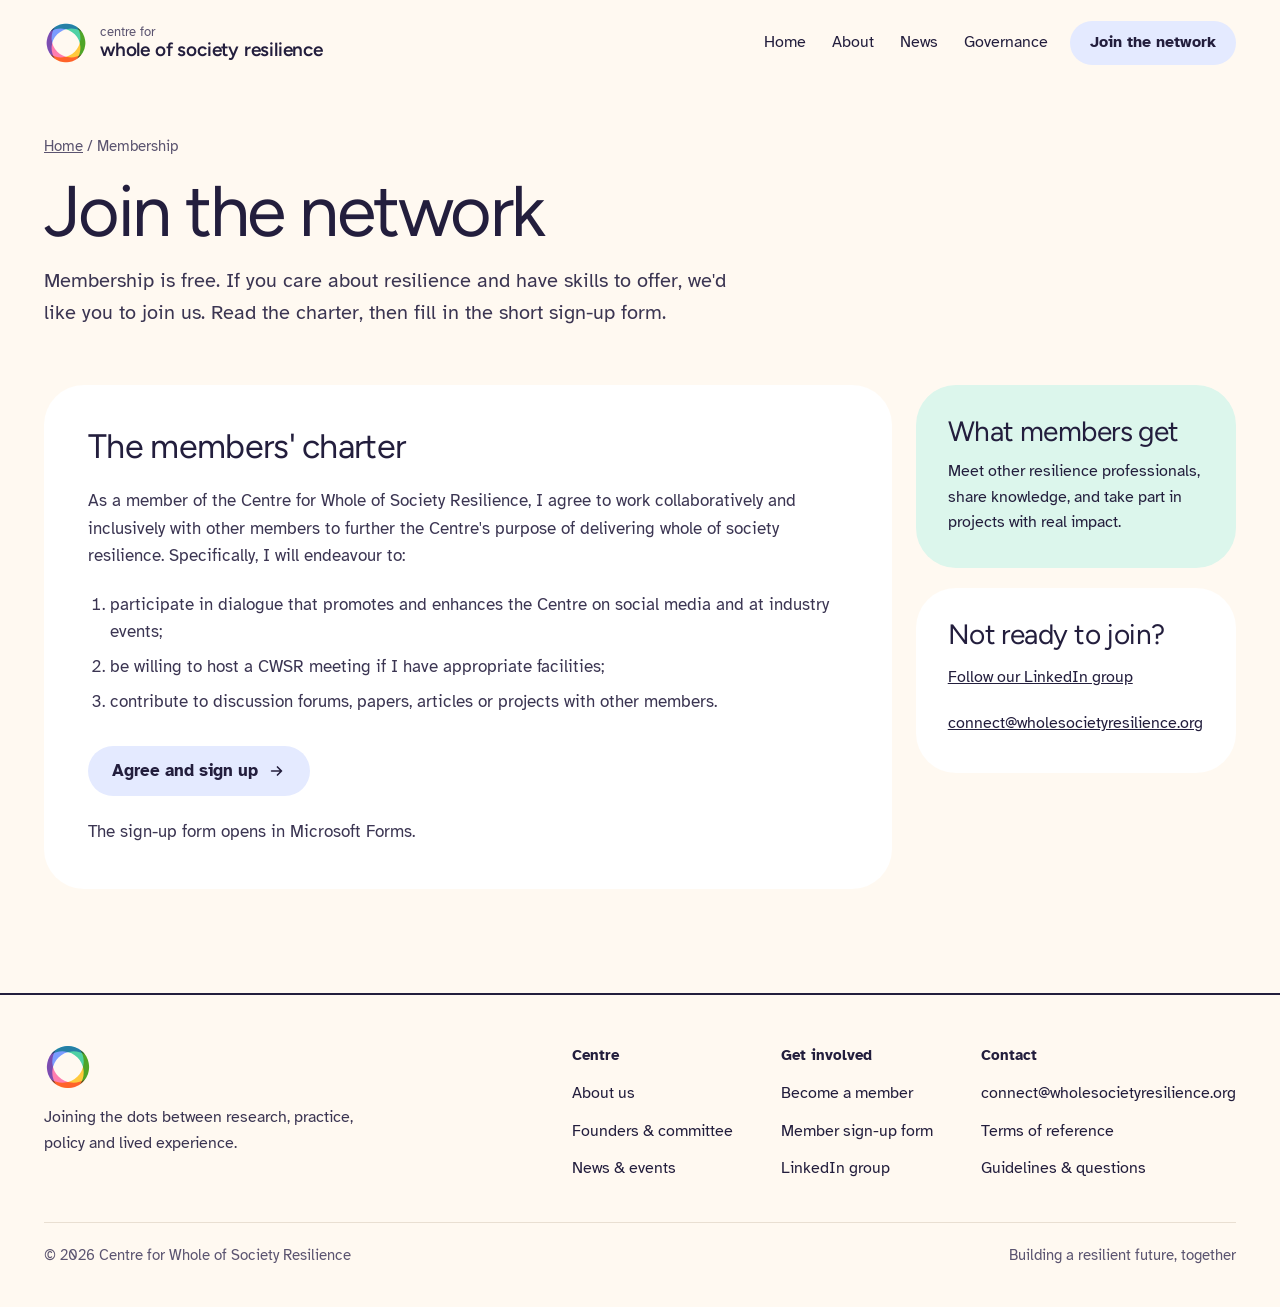
<file: join.html>
<!doctype html>
<html lang="en-GB">
<head>
<meta charset="utf-8">
<meta name="viewport" content="width=device-width, initial-scale=1">
<title>Become a member · Centre for Whole of Society Resilience</title>
<meta name="description" content="Membership of the Centre for Whole of Society Resilience is free. Meet other resilience professionals, share knowledge and take part in projects.">
<meta name="theme-color" content="#FFF9F1">
<link rel="canonical" href="https://www.wholesocietyresilience.org/join.html">
<meta property="og:type" content="website">
<meta property="og:site_name" content="Centre for Whole of Society Resilience">
<meta property="og:title" content="Become a member">
<meta property="og:description" content="Membership of the Centre for Whole of Society Resilience is free. Meet other resilience professionals, share knowledge and take part in projects.">
<meta property="og:image" content="https://www.wholesocietyresilience.org/assets/img/logo/cwsr-seal-paper-1024.png">
<link rel="icon" type="image/svg+xml" href="assets/img/favicon.svg?v=2">
<link rel="icon" type="image/png" href="assets/img/favicon.png?v=2">
<link rel="apple-touch-icon" href="assets/img/apple-touch-icon.png?v=2">
<link rel="preconnect" href="https://fonts.googleapis.com">
<link rel="preconnect" href="https://fonts.gstatic.com" crossorigin>
<link href="https://fonts.googleapis.com/css2?family=Figtree:wght@400;500;600;700&family=Atkinson+Hyperlegible:ital,wght@0,400;0,700;1,400&display=swap" rel="stylesheet">
<link rel="stylesheet" href="assets/css/styles.css">
</head>
<body>
<a class="skip" href="#main">Skip to content</a>
<header class="site-header">
  <div class="wrap site-header__inner">
    <a class="brand" href="index.html" aria-label="Centre for Whole of Society Resilience, home">
      <svg class="mark" width="44" height="44" viewBox="-50 -50 100 100" aria-hidden="true"><g><path d="M8,-43.27 A44,44 0 1,0 8,43.27 A44,44 0 0,1 8,-43.27 Z" transform="rotate(45)" fill="#7B9CFF"/><path d="M8,-43.27 A44,44 0 1,0 8,43.27 A44,44 0 0,1 8,-43.27 Z" transform="rotate(135)" fill="#4FD1A5"/><path d="M8,-43.27 A44,44 0 1,0 8,43.27 A44,44 0 0,1 8,-43.27 Z" transform="rotate(225)" fill="#FFC93C"/><path d="M8,-43.27 A44,44 0 1,0 8,43.27 A44,44 0 0,1 8,-43.27 Z" transform="rotate(315)" fill="#FF7EB0"/></g></svg>
      <span class="brand__text"><span class="brand__sub">centre for</span><span class="brand__name">whole of society resilience</span></span>
    </a>
    <button class="nav-toggle" aria-expanded="false" aria-controls="site-nav" aria-label="Menu"><span></span></button>
    <nav class="nav" id="site-nav" aria-label="Main">
      <a href="index.html">Home</a>
      <a href="about.html">About</a>
      <a href="news.html">News</a>
      <a href="governance.html">Governance</a>
      <a class="btn" href="join.html" aria-current="page">Join the network</a>
    </nav>
  </div>
</header>
<main id="main">
<section class="page-hero">
  <div class="wrap">
    <div class="crumbs"><a href="index.html">Home</a> / Membership</div>
    <h1>Join the network</h1>
    <p class="lede">Membership is free. If you care about resilience and have skills to offer, we'd like you to join us. Read the charter, then fill in the short sign-up form.</p>
  </div>
</section>
<section class="section" style="padding-top:56px">
  <div class="wrap join-grid">
    <div class="charter reveal">
      <h2>The members' charter</h2>
      <p>As a member of the Centre for Whole of Society Resilience, I agree to work collaboratively and inclusively with other members to further the Centre's purpose of delivering whole of society resilience. Specifically, I will endeavour to:</p>
      <ol>
        <li>participate in dialogue that promotes and enhances the Centre on social media and at industry events;</li>
        <li>be willing to host a CWSR meeting if I have appropriate facilities;</li>
        <li>contribute to discussion forums, papers, articles or projects with other members.</li>
      </ol>
      <div class="actions" style="margin-top:8px">
        <a class="btn" href="https://forms.office.com/Pages/ResponsePage.aspx?id=cpq-ajTOTkO78oZ8lo_C139YKKTOPjtGtlPz7X8FWPRUN1pBMTRWQVBHTzdWRE9UQlRVMjhPOFU4Mi4u" rel="noopener">Agree and sign up <svg viewBox="0 0 20 20" fill="none" aria-hidden="true"><path d="M4 10h11m-4.5-4.5L15 10l-4.5 4.5" stroke="currentColor" stroke-width="1.8" stroke-linecap="round" stroke-linejoin="round"/></svg></a>
      </div>
      <p class="small">The sign-up form opens in Microsoft Forms.</p>
    </div>
    <div class="aside">
      <div class="aside__card t-mint reveal">
        <svg viewBox="-50 -50 100 100" aria-hidden="true" ><path d="M8,-43.27 A44,44 0 1,0 8,43.27 A44,44 0 0,1 8,-43.27 Z" transform="rotate(135)" fill="#4FD1A5"/></svg>
        <h2>What members get</h2>
        <p>Meet other resilience professionals, share knowledge, and take part in projects with real impact.</p>
      </div>
      <div class="aside__card reveal" style="background:#FFFFFF">
        <h2>Not ready to join?</h2>
        <a href="https://www.linkedin.com/groups/12970125/" rel="noopener">Follow our LinkedIn group</a>
        <a href="mailto:connect@wholesocietyresilience.org">connect@wholesocietyresilience.org</a>
      </div>
    </div>
  </div>
</section>


</main>
<footer class="site-footer">
  <div class="wrap">
    <div class="footer__top">
      <div class="footer__brand">
        <svg class="mark" width="48" height="48" viewBox="-50 -50 100 100" aria-hidden="true"><g><path d="M8,-43.27 A44,44 0 1,0 8,43.27 A44,44 0 0,1 8,-43.27 Z" transform="rotate(45)" fill="#7B9CFF"/><path d="M8,-43.27 A44,44 0 1,0 8,43.27 A44,44 0 0,1 8,-43.27 Z" transform="rotate(135)" fill="#4FD1A5"/><path d="M8,-43.27 A44,44 0 1,0 8,43.27 A44,44 0 0,1 8,-43.27 Z" transform="rotate(225)" fill="#FFC93C"/><path d="M8,-43.27 A44,44 0 1,0 8,43.27 A44,44 0 0,1 8,-43.27 Z" transform="rotate(315)" fill="#FF7EB0"/></g></svg>
        <p>Joining the dots between research, practice, policy and lived experience.</p>
      </div>
      <div class="footer__cols">
        <div>
          <h4>Centre</h4>
          <ul>
            <li><a href="about.html">About us</a></li>
            <li><a href="about.html#people">Founders &amp; committee</a></li>
            <li><a href="news.html">News &amp; events</a></li>
          </ul>
        </div>
        <div>
          <h4>Get involved</h4>
          <ul>
            <li><a href="join.html">Become a member</a></li>
            <li><a href="https://forms.office.com/Pages/ResponsePage.aspx?id=cpq-ajTOTkO78oZ8lo_C139YKKTOPjtGtlPz7X8FWPRUN1pBMTRWQVBHTzdWRE9UQlRVMjhPOFU4Mi4u" rel="noopener">Member sign-up form</a></li>
            <li><a href="https://www.linkedin.com/groups/12970125/" rel="noopener">LinkedIn group</a></li>
          </ul>
        </div>
        <div>
          <h4>Contact</h4>
          <ul>
            <li><a href="mailto:connect@wholesocietyresilience.org">connect@wholesocietyresilience.org</a></li>
            <li><a href="governance.html#terms">Terms of reference</a></li>
            <li><a href="governance.html#faq">Guidelines &amp; questions</a></li>
          </ul>
        </div>
      </div>
    </div>
    <div class="footer__bottom">
      <span>© 2026 Centre for Whole of Society Resilience</span>
      <span>Building a resilient future, together</span>
    </div>
  </div>
</footer>
<script src="assets/js/site.js" defer></script>
</body>
</html>
</file>
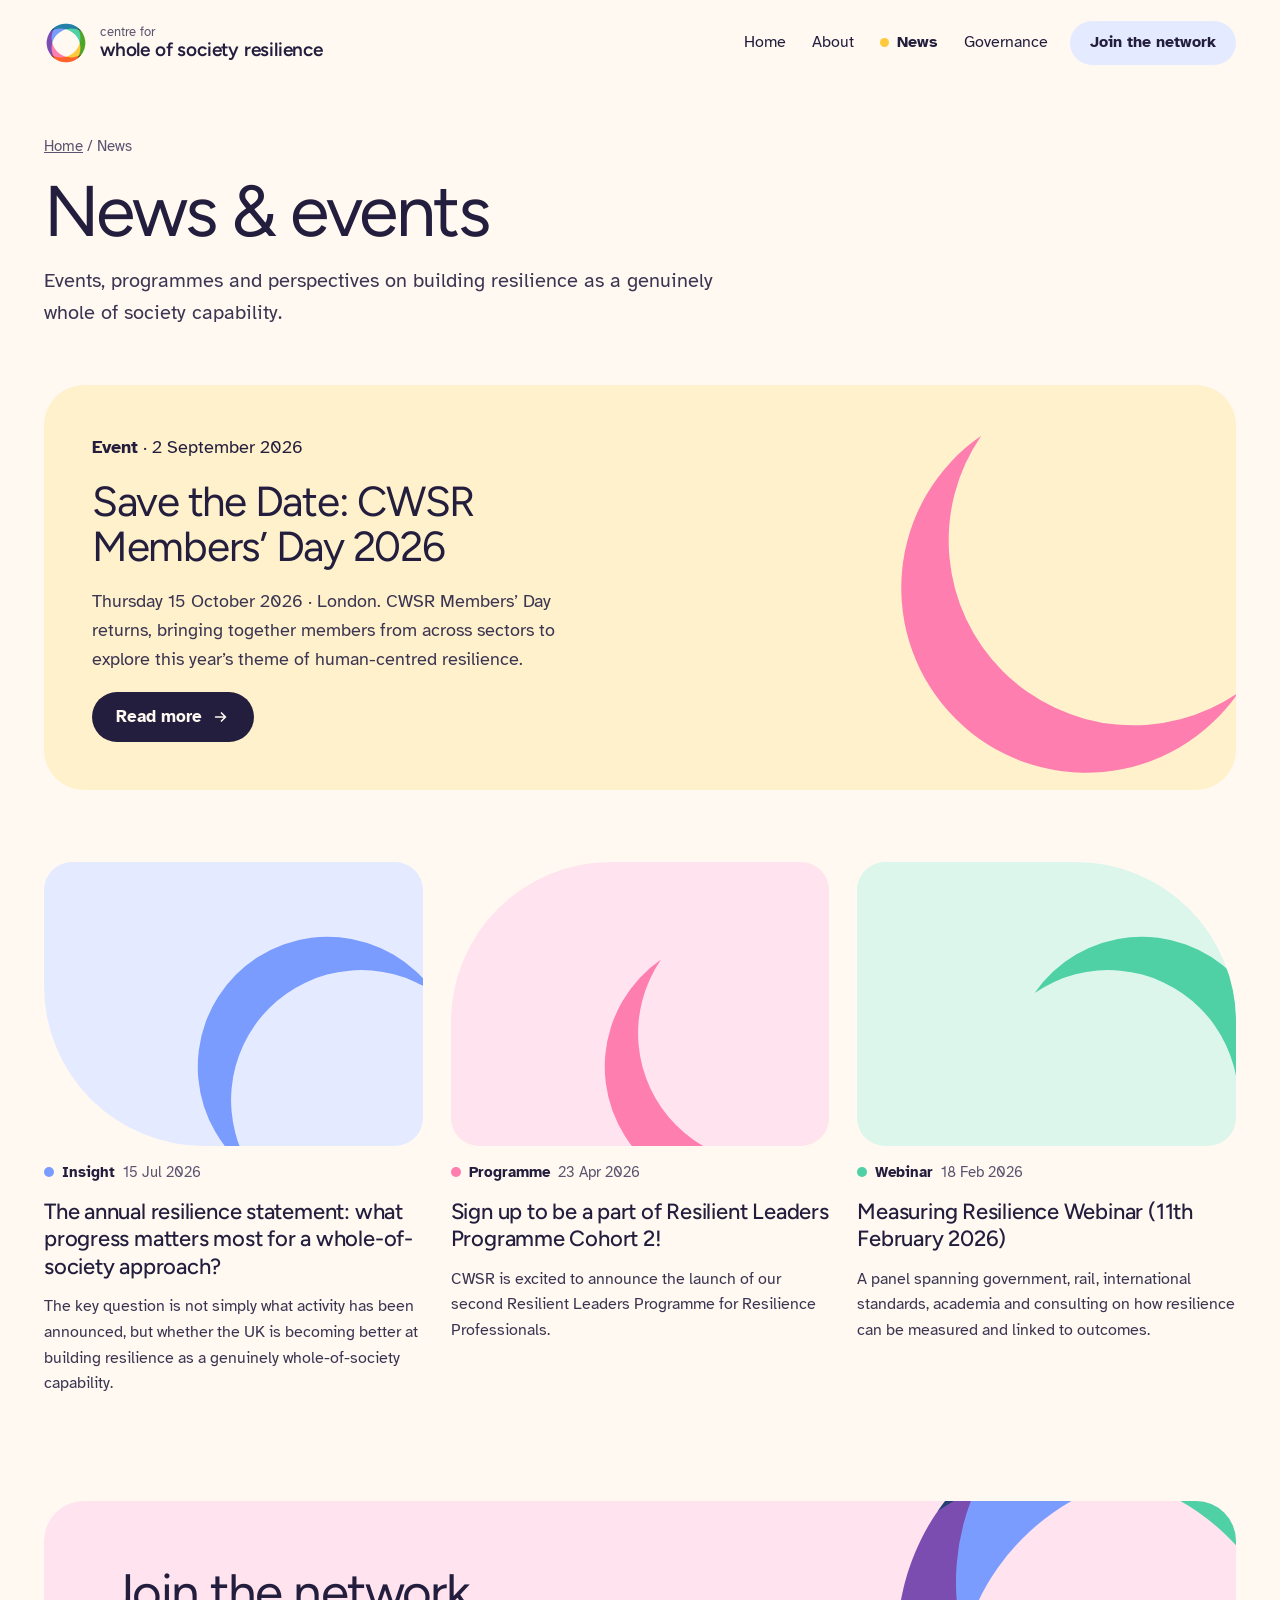
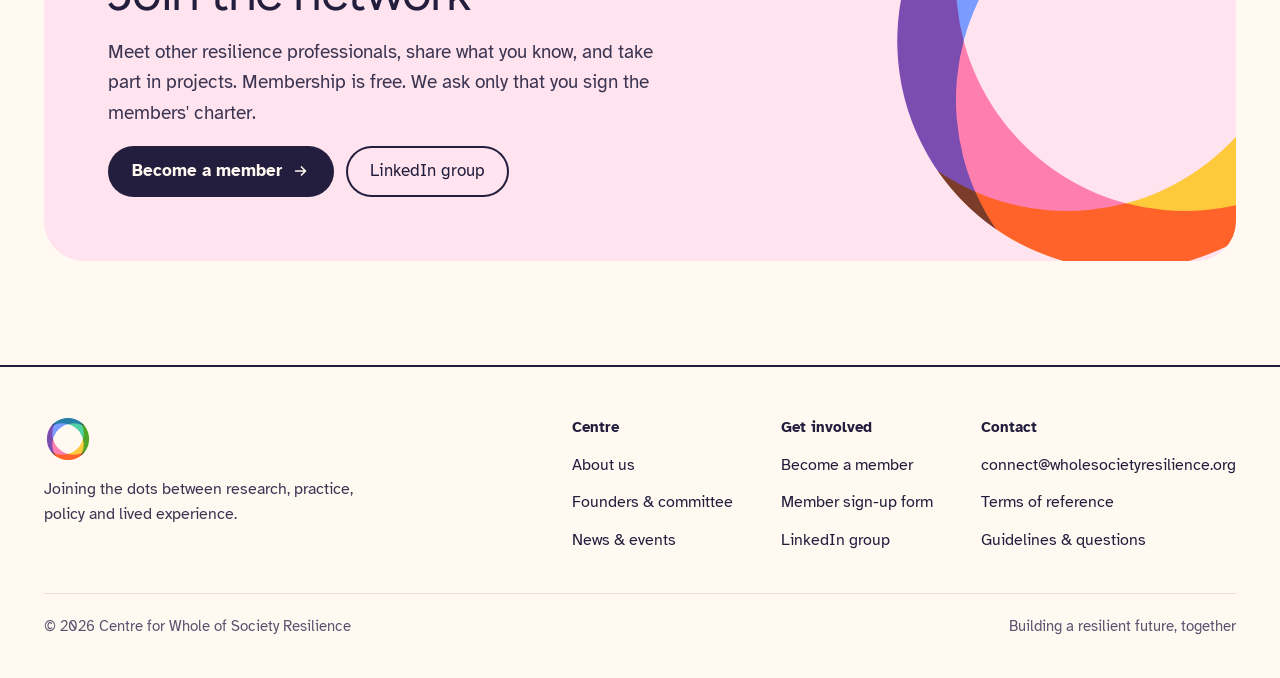
<file: news.html>
<!doctype html>
<html lang="en-GB">
<head>
<meta charset="utf-8">
<meta name="viewport" content="width=device-width, initial-scale=1">
<title>News · Centre for Whole of Society Resilience</title>
<meta name="description" content="News, events and insight from the Centre for Whole of Society Resilience.">
<meta name="theme-color" content="#FFF9F1">
<link rel="canonical" href="https://www.wholesocietyresilience.org/news.html">
<meta property="og:type" content="website">
<meta property="og:site_name" content="Centre for Whole of Society Resilience">
<meta property="og:title" content="News">
<meta property="og:description" content="News, events and insight from the Centre for Whole of Society Resilience.">
<meta property="og:image" content="https://www.wholesocietyresilience.org/assets/img/logo/cwsr-seal-paper-1024.png">
<link rel="icon" type="image/svg+xml" href="assets/img/favicon.svg?v=2">
<link rel="icon" type="image/png" href="assets/img/favicon.png?v=2">
<link rel="apple-touch-icon" href="assets/img/apple-touch-icon.png?v=2">
<link rel="preconnect" href="https://fonts.googleapis.com">
<link rel="preconnect" href="https://fonts.gstatic.com" crossorigin>
<link href="https://fonts.googleapis.com/css2?family=Figtree:wght@400;500;600;700&family=Atkinson+Hyperlegible:ital,wght@0,400;0,700;1,400&display=swap" rel="stylesheet">
<link rel="stylesheet" href="assets/css/styles.css">
</head>
<body>
<a class="skip" href="#main">Skip to content</a>
<header class="site-header">
  <div class="wrap site-header__inner">
    <a class="brand" href="index.html" aria-label="Centre for Whole of Society Resilience, home">
      <svg class="mark" width="44" height="44" viewBox="-50 -50 100 100" aria-hidden="true"><g><path d="M8,-43.27 A44,44 0 1,0 8,43.27 A44,44 0 0,1 8,-43.27 Z" transform="rotate(45)" fill="#7B9CFF"/><path d="M8,-43.27 A44,44 0 1,0 8,43.27 A44,44 0 0,1 8,-43.27 Z" transform="rotate(135)" fill="#4FD1A5"/><path d="M8,-43.27 A44,44 0 1,0 8,43.27 A44,44 0 0,1 8,-43.27 Z" transform="rotate(225)" fill="#FFC93C"/><path d="M8,-43.27 A44,44 0 1,0 8,43.27 A44,44 0 0,1 8,-43.27 Z" transform="rotate(315)" fill="#FF7EB0"/></g></svg>
      <span class="brand__text"><span class="brand__sub">centre for</span><span class="brand__name">whole of society resilience</span></span>
    </a>
    <button class="nav-toggle" aria-expanded="false" aria-controls="site-nav" aria-label="Menu"><span></span></button>
    <nav class="nav" id="site-nav" aria-label="Main">
      <a href="index.html">Home</a>
      <a href="about.html">About</a>
      <a href="news.html" aria-current="page" style="--dot:#FFC93C">News</a>
      <a href="governance.html">Governance</a>
      <a class="btn" href="join.html">Join the network</a>
    </nav>
  </div>
</header>
<main id="main">
<section class="page-hero">
  <div class="wrap">
    <div class="crumbs"><a href="index.html">Home</a> / News</div>
    <h1>News &amp; events</h1>
    <p class="lede">Events, programmes and perspectives on building resilience as a genuinely whole of society capability.</p>
  </div>
</section>
<section class="section" style="padding-top:56px">
  <div class="wrap">
    <a class="feature reveal" href="news/members-day-2026.html">
      <div class="feature__body">
        <span><strong>Event</strong> · 2 September 2026</span>
        <h2>Save the Date: CWSR Members’ Day 2026</h2>
        <p class="muted">Thursday 15 October 2026 · London. CWSR Members’ Day returns, bringing together members from across sectors to explore this year’s theme of human-centred resilience.</p>
        <span class="btn btn--ink" style="align-self:flex-start">Read more <svg viewBox="0 0 20 20" fill="none" aria-hidden="true"><path d="M4 10h11m-4.5-4.5L15 10l-4.5 4.5" stroke="currentColor" stroke-width="1.8" stroke-linecap="round" stroke-linejoin="round"/></svg></span>
      </div>
      <div class="feature__art"><svg viewBox="-50 -50 100 100" aria-hidden="true" ><path d="M8,-43.27 A44,44 0 1,0 8,43.27 A44,44 0 0,1 8,-43.27 Z" transform="rotate(315)" fill="#FF7EB0"/></svg></div>
    </a>
  </div>
</section>
<section class="section" style="padding-top:72px">
  <div class="wrap">
    <div class="cards">
      <a class="card reveal" href="news/annual-resilience-statement-2026.html">
        <div class="card__art" style="background:#E4EAFF"><svg viewBox="-50 -50 100 100" aria-hidden="true" ><path d="M8,-43.27 A44,44 0 1,0 8,43.27 A44,44 0 0,1 8,-43.27 Z" transform="rotate(45)" fill="#7B9CFF"/></svg></div>
        <div class="card__meta"><span class="dot dot--blue"></span><strong>Insight</strong><span>15 Jul 2026</span></div>
        <h3>The annual resilience statement: what progress matters most for a whole-of-society approach?</h3>
        <p>The key question is not simply what activity has been announced, but whether the UK is becoming better at building resilience as a genuinely whole-of-society capability.</p>
      </a>
      <a class="card reveal" href="news/resilient-leaders-programme-cohort-2.html">
        <div class="card__art" style="background:#FFE3EE"><svg viewBox="-50 -50 100 100" aria-hidden="true" ><path d="M8,-43.27 A44,44 0 1,0 8,43.27 A44,44 0 0,1 8,-43.27 Z" transform="rotate(315)" fill="#FF7EB0"/></svg></div>
        <div class="card__meta"><span class="dot dot--peony"></span><strong>Programme</strong><span>23 Apr 2026</span></div>
        <h3>Sign up to be a part of Resilient Leaders Programme Cohort 2!</h3>
        <p>CWSR is excited to announce the launch of our second Resilient Leaders Programme for Resilience Professionals.</p>
      </a>
      <a class="card reveal" href="news/measuring-resilience-webinar.html">
        <div class="card__art" style="background:#DCF6EC"><svg viewBox="-50 -50 100 100" aria-hidden="true" ><path d="M8,-43.27 A44,44 0 1,0 8,43.27 A44,44 0 0,1 8,-43.27 Z" transform="rotate(135)" fill="#4FD1A5"/></svg></div>
        <div class="card__meta"><span class="dot dot--mint"></span><strong>Webinar</strong><span>18 Feb 2026</span></div>
        <h3>Measuring Resilience Webinar (11th February 2026)</h3>
        <p>A panel spanning government, rail, international standards, academia and consulting on how resilience can be measured and linked to outcomes.</p>
      </a>
    </div>
  </div>
</section>

<section class="section" aria-labelledby="join-title">
  <div class="wrap">
    <div class="join-band reveal">
      <svg class="mark" width="520" height="520" viewBox="-50 -50 100 100" aria-hidden="true"><g><path d="M8,-43.27 A44,44 0 1,0 8,43.27 A44,44 0 0,1 8,-43.27 Z" transform="rotate(45)" fill="#7B9CFF"/><path d="M8,-43.27 A44,44 0 1,0 8,43.27 A44,44 0 0,1 8,-43.27 Z" transform="rotate(135)" fill="#4FD1A5"/><path d="M8,-43.27 A44,44 0 1,0 8,43.27 A44,44 0 0,1 8,-43.27 Z" transform="rotate(225)" fill="#FFC93C"/><path d="M8,-43.27 A44,44 0 1,0 8,43.27 A44,44 0 0,1 8,-43.27 Z" transform="rotate(315)" fill="#FF7EB0"/></g></svg>
      <div class="join-band__body">
        <h2 id="join-title">Join the network</h2>
        <p>Meet other resilience professionals, share what you know, and take part in projects. Membership is free. We ask only that you sign the members' charter.</p>
        <div class="actions">
          <a class="btn btn--ink" href="join.html">Become a member <svg viewBox="0 0 20 20" fill="none" aria-hidden="true"><path d="M4 10h11m-4.5-4.5L15 10l-4.5 4.5" stroke="currentColor" stroke-width="1.8" stroke-linecap="round" stroke-linejoin="round"/></svg></a>
          <a class="btn btn--outline" href="https://www.linkedin.com/groups/12970125/" rel="noopener">LinkedIn group</a>
        </div>
      </div>
    </div>
  </div>
</section>
</main>
<footer class="site-footer">
  <div class="wrap">
    <div class="footer__top">
      <div class="footer__brand">
        <svg class="mark" width="48" height="48" viewBox="-50 -50 100 100" aria-hidden="true"><g><path d="M8,-43.27 A44,44 0 1,0 8,43.27 A44,44 0 0,1 8,-43.27 Z" transform="rotate(45)" fill="#7B9CFF"/><path d="M8,-43.27 A44,44 0 1,0 8,43.27 A44,44 0 0,1 8,-43.27 Z" transform="rotate(135)" fill="#4FD1A5"/><path d="M8,-43.27 A44,44 0 1,0 8,43.27 A44,44 0 0,1 8,-43.27 Z" transform="rotate(225)" fill="#FFC93C"/><path d="M8,-43.27 A44,44 0 1,0 8,43.27 A44,44 0 0,1 8,-43.27 Z" transform="rotate(315)" fill="#FF7EB0"/></g></svg>
        <p>Joining the dots between research, practice, policy and lived experience.</p>
      </div>
      <div class="footer__cols">
        <div>
          <h4>Centre</h4>
          <ul>
            <li><a href="about.html">About us</a></li>
            <li><a href="about.html#people">Founders &amp; committee</a></li>
            <li><a href="news.html">News &amp; events</a></li>
          </ul>
        </div>
        <div>
          <h4>Get involved</h4>
          <ul>
            <li><a href="join.html">Become a member</a></li>
            <li><a href="https://forms.office.com/Pages/ResponsePage.aspx?id=cpq-ajTOTkO78oZ8lo_C139YKKTOPjtGtlPz7X8FWPRUN1pBMTRWQVBHTzdWRE9UQlRVMjhPOFU4Mi4u" rel="noopener">Member sign-up form</a></li>
            <li><a href="https://www.linkedin.com/groups/12970125/" rel="noopener">LinkedIn group</a></li>
          </ul>
        </div>
        <div>
          <h4>Contact</h4>
          <ul>
            <li><a href="mailto:connect@wholesocietyresilience.org">connect@wholesocietyresilience.org</a></li>
            <li><a href="governance.html#terms">Terms of reference</a></li>
            <li><a href="governance.html#faq">Guidelines &amp; questions</a></li>
          </ul>
        </div>
      </div>
    </div>
    <div class="footer__bottom">
      <span>© 2026 Centre for Whole of Society Resilience</span>
      <span>Building a resilient future, together</span>
    </div>
  </div>
</footer>
<script src="assets/js/site.js" defer></script>
</body>
</html>
</file>
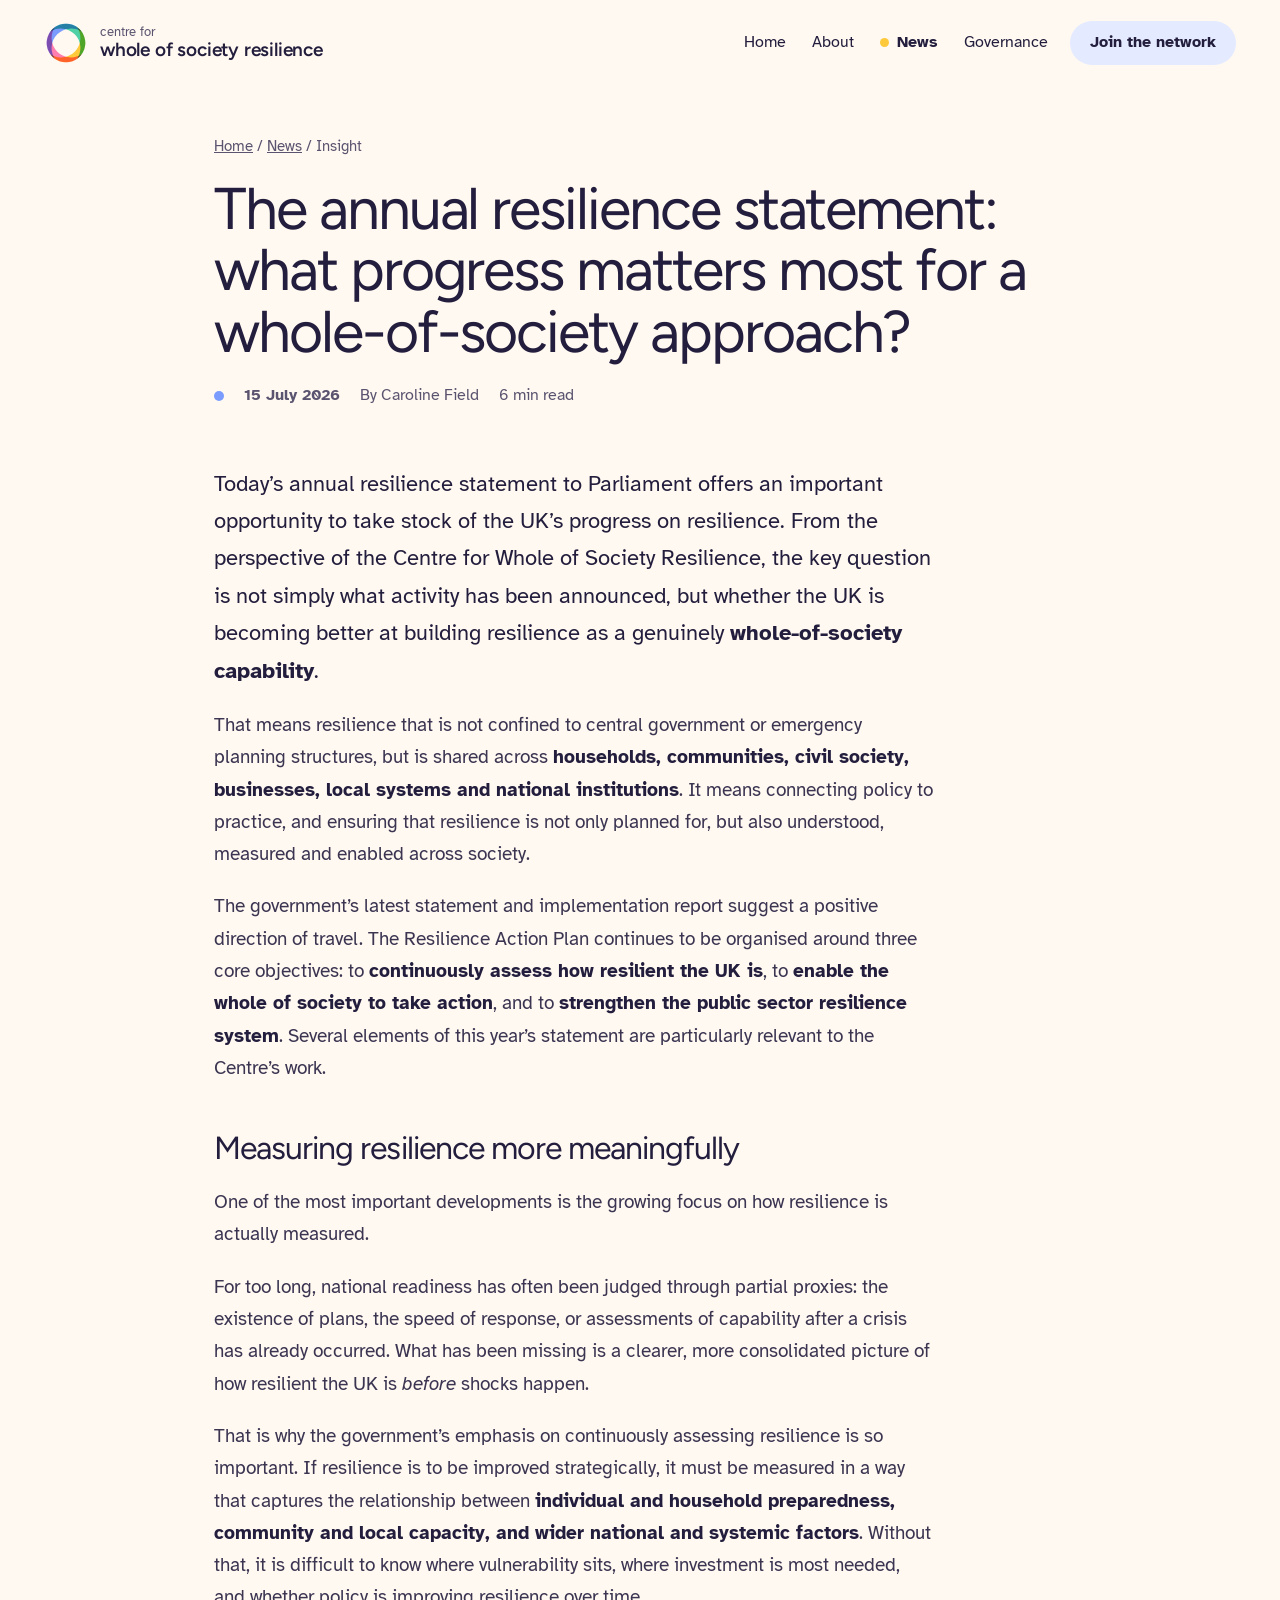
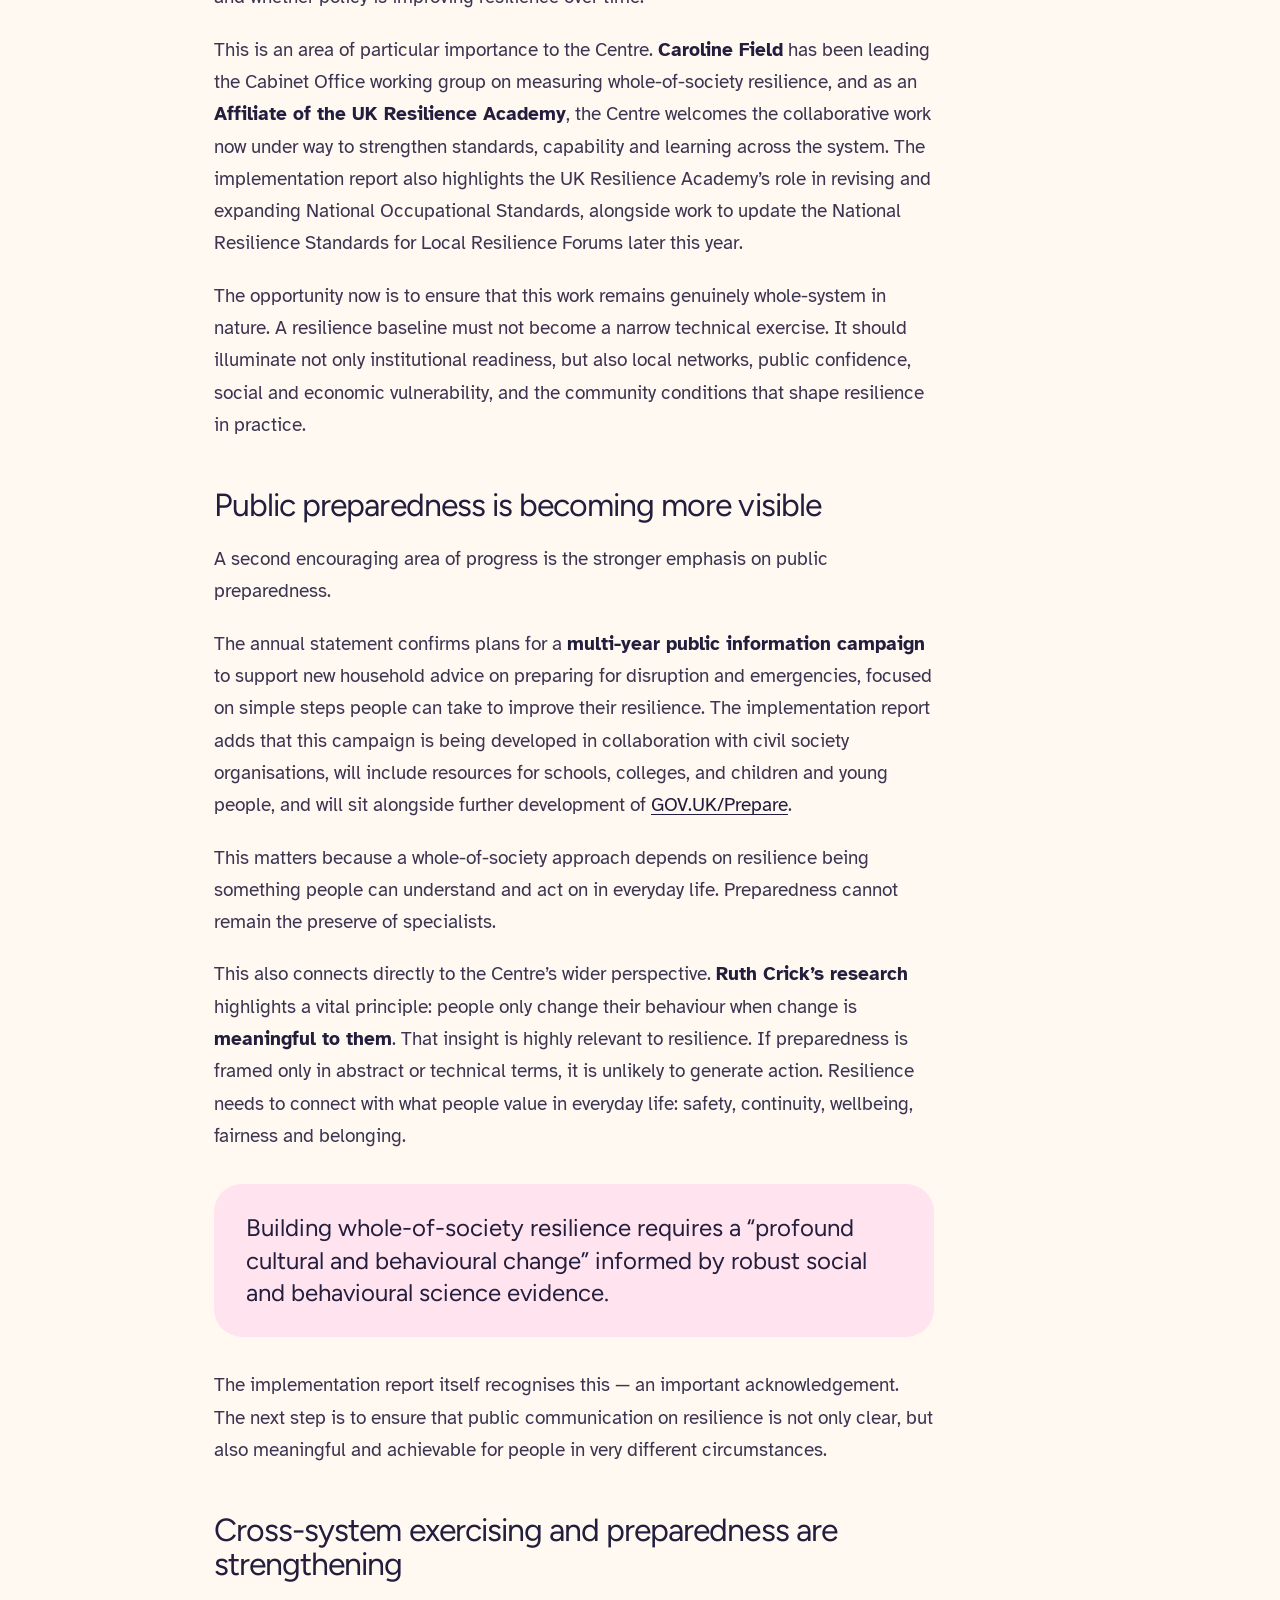
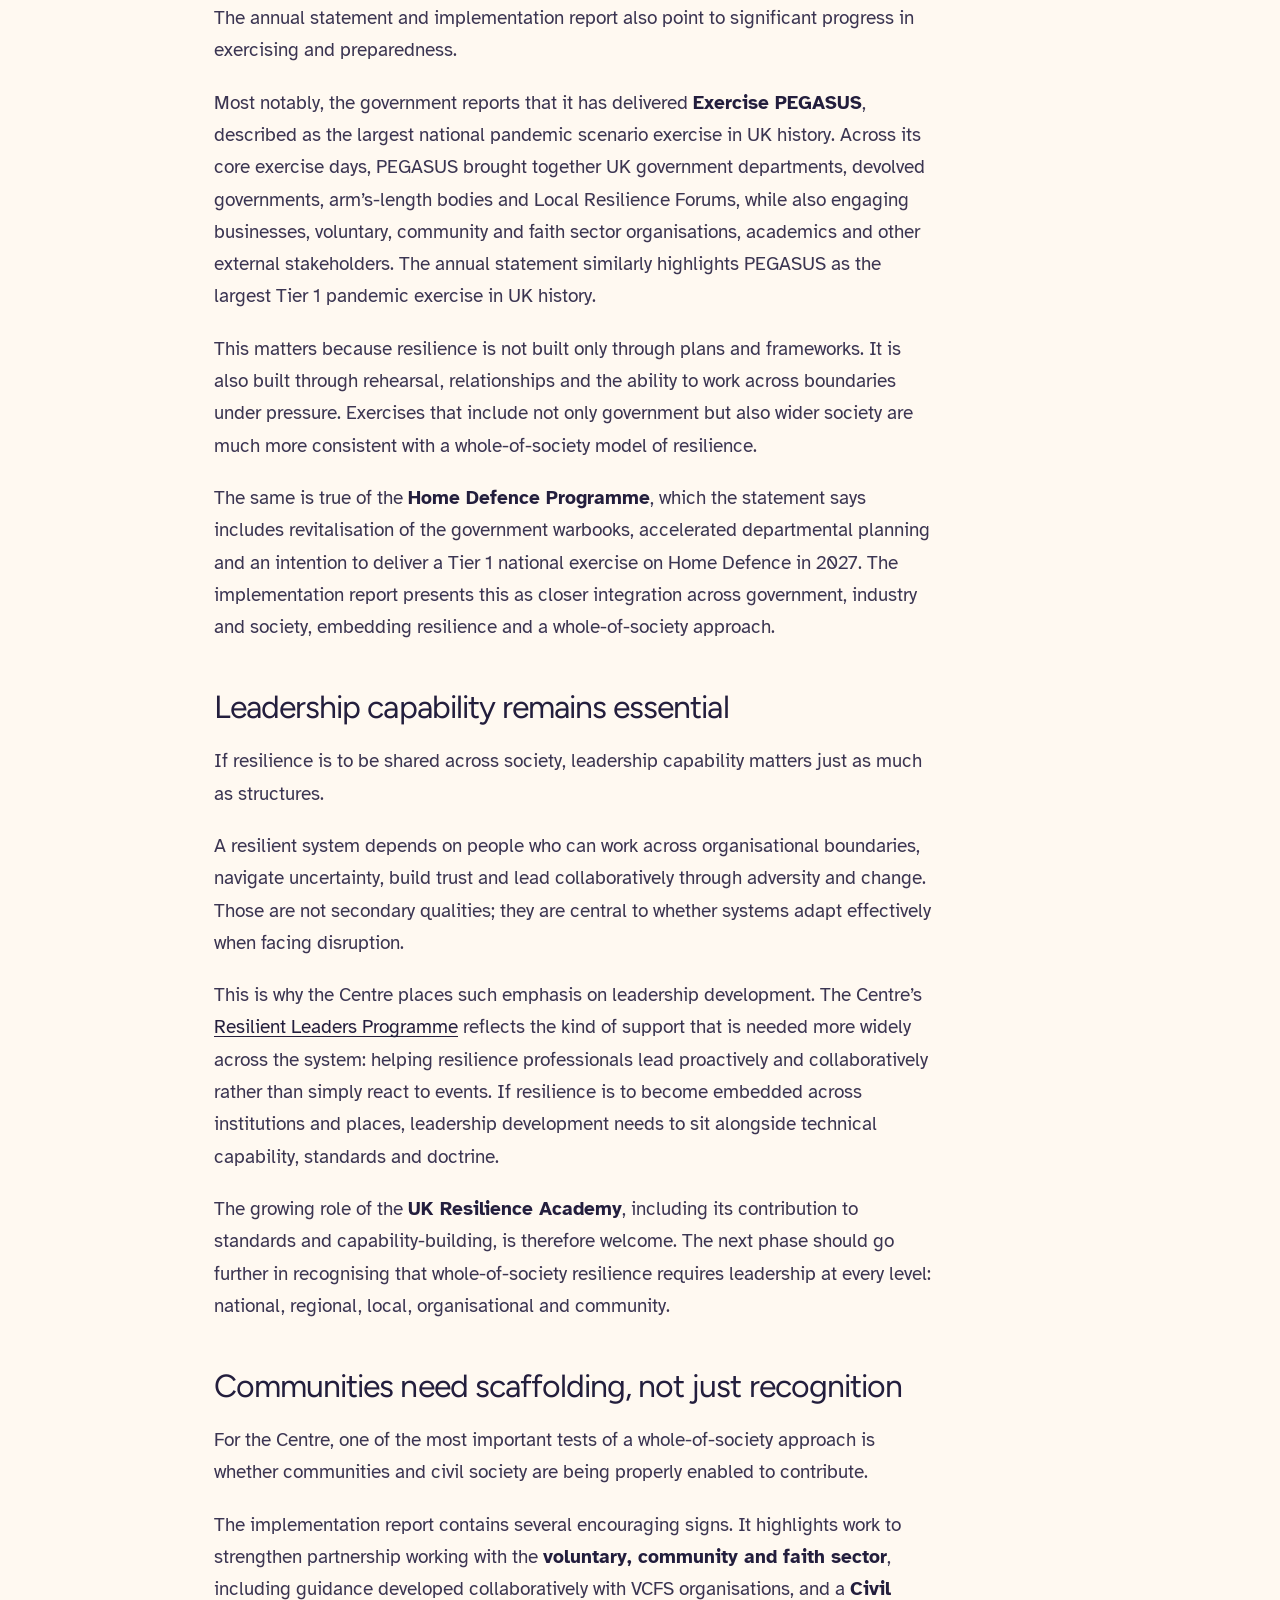
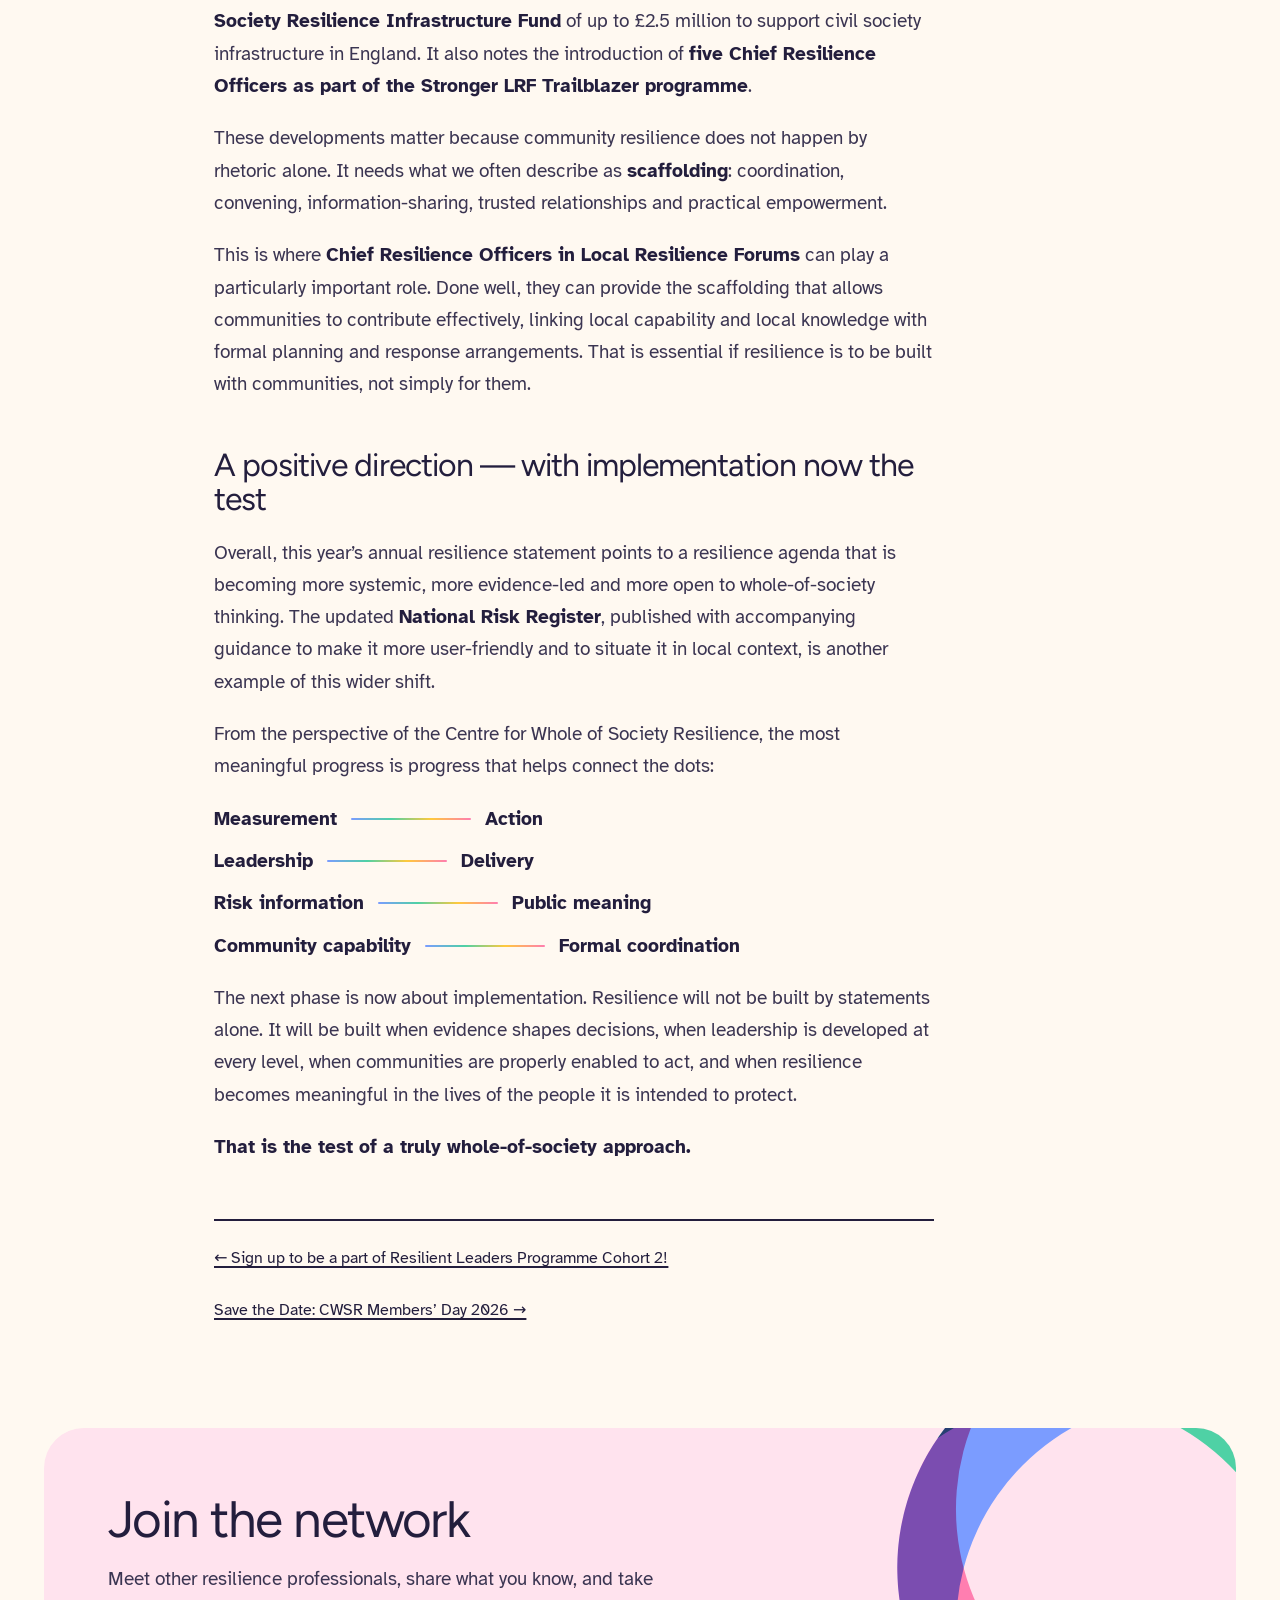
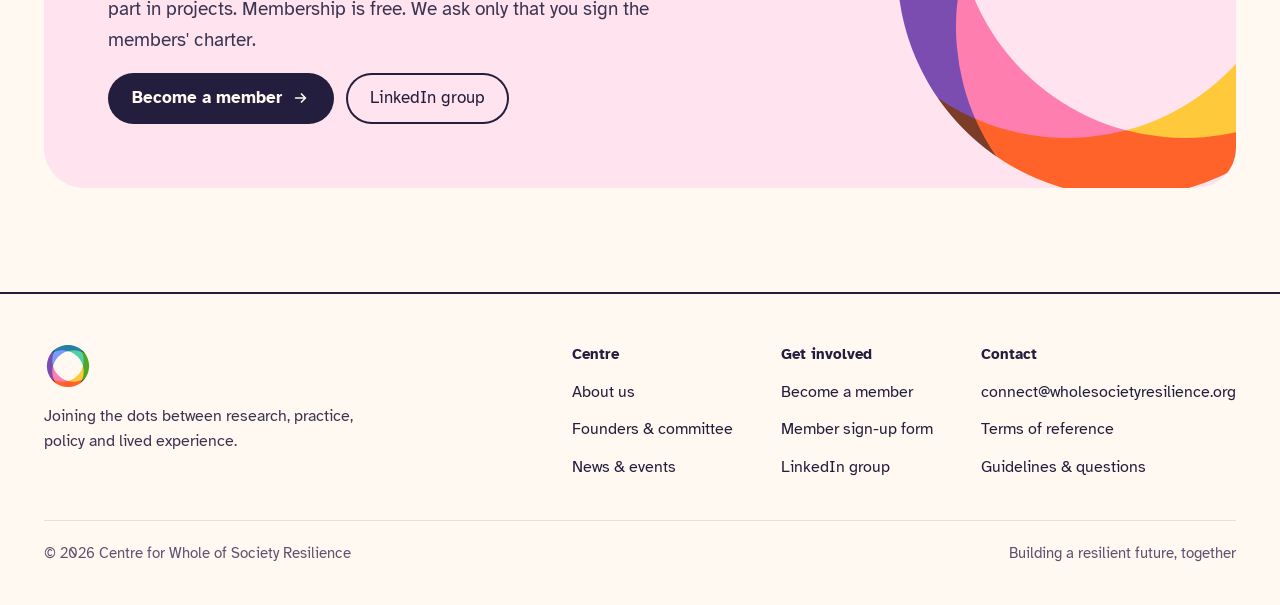
<file: news/annual-resilience-statement-2026.html>
<!doctype html>
<html lang="en-GB">
<head>
<meta charset="utf-8">
<meta name="viewport" content="width=device-width, initial-scale=1">
<title>The annual resilience statement: what progress matters most for a whole-of-society approach? · Centre for Whole of Society Resilience</title>
<meta name="description" content="The key question is not simply what activity has been announced, but whether the UK is becoming better at building resilience as a genuinely whole-of-society capability.">
<meta name="theme-color" content="#FFF9F1">
<link rel="canonical" href="https://www.wholesocietyresilience.org/news/annual-resilience-statement-2026.html">
<meta property="og:type" content="website">
<meta property="og:site_name" content="Centre for Whole of Society Resilience">
<meta property="og:title" content="The annual resilience statement: what progress matters most for a whole-of-society approach?">
<meta property="og:description" content="The key question is not simply what activity has been announced, but whether the UK is becoming better at building resilience as a genuinely whole-of-society capability.">
<meta property="og:image" content="https://www.wholesocietyresilience.org/assets/img/logo/cwsr-seal-paper-1024.png">
<link rel="icon" type="image/svg+xml" href="../assets/img/favicon.svg?v=2">
<link rel="icon" type="image/png" href="../assets/img/favicon.png?v=2">
<link rel="apple-touch-icon" href="../assets/img/apple-touch-icon.png?v=2">
<link rel="preconnect" href="https://fonts.googleapis.com">
<link rel="preconnect" href="https://fonts.gstatic.com" crossorigin>
<link href="https://fonts.googleapis.com/css2?family=Figtree:wght@400;500;600;700&family=Atkinson+Hyperlegible:ital,wght@0,400;0,700;1,400&display=swap" rel="stylesheet">
<link rel="stylesheet" href="../assets/css/styles.css">
</head>
<body>
<a class="skip" href="#main">Skip to content</a>
<header class="site-header">
  <div class="wrap site-header__inner">
    <a class="brand" href="../index.html" aria-label="Centre for Whole of Society Resilience, home">
      <svg class="mark" width="44" height="44" viewBox="-50 -50 100 100" aria-hidden="true"><g><path d="M8,-43.27 A44,44 0 1,0 8,43.27 A44,44 0 0,1 8,-43.27 Z" transform="rotate(45)" fill="#7B9CFF"/><path d="M8,-43.27 A44,44 0 1,0 8,43.27 A44,44 0 0,1 8,-43.27 Z" transform="rotate(135)" fill="#4FD1A5"/><path d="M8,-43.27 A44,44 0 1,0 8,43.27 A44,44 0 0,1 8,-43.27 Z" transform="rotate(225)" fill="#FFC93C"/><path d="M8,-43.27 A44,44 0 1,0 8,43.27 A44,44 0 0,1 8,-43.27 Z" transform="rotate(315)" fill="#FF7EB0"/></g></svg>
      <span class="brand__text"><span class="brand__sub">centre for</span><span class="brand__name">whole of society resilience</span></span>
    </a>
    <button class="nav-toggle" aria-expanded="false" aria-controls="site-nav" aria-label="Menu"><span></span></button>
    <nav class="nav" id="site-nav" aria-label="Main">
      <a href="../index.html">Home</a>
      <a href="../about.html">About</a>
      <a href="../news.html" aria-current="page" style="--dot:#FFC93C">News</a>
      <a href="../governance.html">Governance</a>
      <a class="btn" href="../join.html">Join the network</a>
    </nav>
  </div>
</header>
<main id="main">
<section class="article-hero">
  <div class="wrap">
    <div class="crumbs"><a href="../index.html">Home</a> / <a href="../news.html">News</a> / Insight</div>
    <h1>The annual resilience statement: what progress matters most for a whole-of-society approach?</h1>
    <div class="article-meta"><span class="dot dot--blue"></span><strong>15 July 2026</strong><span>By Caroline Field</span><span>6 min read</span></div>
  </div>
</section>
<article class="article">
  <div class="prose">
      <p class="first">Today’s annual resilience statement to Parliament offers an important opportunity to take stock of the UK’s progress on resilience. From the perspective of the Centre for Whole of Society Resilience, the key question is not simply what activity has been announced, but whether the UK is becoming better at building resilience as a genuinely <strong>whole-of-society capability</strong>.</p>
      <p>That means resilience that is not confined to central government or emergency planning structures, but is shared across <strong>households, communities, civil society, businesses, local systems and national institutions</strong>. It means connecting policy to practice, and ensuring that resilience is not only planned for, but also understood, measured and enabled across society.</p>
      <p>The government’s latest statement and implementation report suggest a positive direction of travel. The Resilience Action Plan continues to be organised around three core objectives: to <strong>continuously assess how resilient the UK is</strong>, to <strong>enable the whole of society to take action</strong>, and to <strong>strengthen the public sector resilience system</strong>. Several elements of this year’s statement are particularly relevant to the Centre’s work.</p>

      <h2>Measuring resilience more meaningfully</h2>
      <p>One of the most important developments is the growing focus on how resilience is actually measured.</p>
      <p>For too long, national readiness has often been judged through partial proxies: the existence of plans, the speed of response, or assessments of capability after a crisis has already occurred. What has been missing is a clearer, more consolidated picture of how resilient the UK is <em>before</em> shocks happen.</p>
      <p>That is why the government’s emphasis on continuously assessing resilience is so important. If resilience is to be improved strategically, it must be measured in a way that captures the relationship between <strong>individual and household preparedness, community and local capacity, and wider national and systemic factors</strong>. Without that, it is difficult to know where vulnerability sits, where investment is most needed, and whether policy is improving resilience over time.</p>
      <p>This is an area of particular importance to the Centre. <strong>Caroline Field</strong> has been leading the Cabinet Office working group on measuring whole-of-society resilience, and as an <strong>Affiliate of the UK Resilience Academy</strong>, the Centre welcomes the collaborative work now under way to strengthen standards, capability and learning across the system. The implementation report also highlights the UK Resilience Academy’s role in revising and expanding National Occupational Standards, alongside work to update the National Resilience Standards for Local Resilience Forums later this year.</p>
      <p>The opportunity now is to ensure that this work remains genuinely whole-system in nature. A resilience baseline must not become a narrow technical exercise. It should illuminate not only institutional readiness, but also local networks, public confidence, social and economic vulnerability, and the community conditions that shape resilience in practice.</p>

      <h2>Public preparedness is becoming more visible</h2>
      <p>A second encouraging area of progress is the stronger emphasis on public preparedness.</p>
      <p>The annual statement confirms plans for a <strong>multi-year public information campaign</strong> to support new household advice on preparing for disruption and emergencies, focused on simple steps people can take to improve their resilience. The implementation report adds that this campaign is being developed in collaboration with civil society organisations, will include resources for schools, colleges, and children and young people, and will sit alongside further development of <a href="https://www.gov.uk/prepare" rel="noopener">GOV.UK/Prepare</a>.</p>
      <p>This matters because a whole-of-society approach depends on resilience being something people can understand and act on in everyday life. Preparedness cannot remain the preserve of specialists.</p>
      <p>This also connects directly to the Centre’s wider perspective. <strong>Ruth Crick’s research</strong> highlights a vital principle: people only change their behaviour when change is <strong>meaningful to them</strong>. That insight is highly relevant to resilience. If preparedness is framed only in abstract or technical terms, it is unlikely to generate action. Resilience needs to connect with what people value in everyday life: safety, continuity, wellbeing, fairness and belonging.</p>
      <blockquote>Building whole-of-society resilience requires a “profound cultural and behavioural change” informed by robust social and behavioural science evidence.</blockquote>
      <p>The implementation report itself recognises this — an important acknowledgement. The next step is to ensure that public communication on resilience is not only clear, but also meaningful and achievable for people in very different circumstances.</p>

      <h2>Cross-system exercising and preparedness are strengthening</h2>
      <p>The annual statement and implementation report also point to significant progress in exercising and preparedness.</p>
      <p>Most notably, the government reports that it has delivered <strong>Exercise PEGASUS</strong>, described as the largest national pandemic scenario exercise in UK history. Across its core exercise days, PEGASUS brought together UK government departments, devolved governments, arm’s-length bodies and Local Resilience Forums, while also engaging businesses, voluntary, community and faith sector organisations, academics and other external stakeholders. The annual statement similarly highlights PEGASUS as the largest Tier 1 pandemic exercise in UK history.</p>
      <p>This matters because resilience is not built only through plans and frameworks. It is also built through rehearsal, relationships and the ability to work across boundaries under pressure. Exercises that include not only government but also wider society are much more consistent with a whole-of-society model of resilience.</p>
      <p>The same is true of the <strong>Home Defence Programme</strong>, which the statement says includes revitalisation of the government warbooks, accelerated departmental planning and an intention to deliver a Tier 1 national exercise on Home Defence in 2027. The implementation report presents this as closer integration across government, industry and society, embedding resilience and a whole-of-society approach.</p>

      <h2>Leadership capability remains essential</h2>
      <p>If resilience is to be shared across society, leadership capability matters just as much as structures.</p>
      <p>A resilient system depends on people who can work across organisational boundaries, navigate uncertainty, build trust and lead collaboratively through adversity and change. Those are not secondary qualities; they are central to whether systems adapt effectively when facing disruption.</p>
      <p>This is why the Centre places such emphasis on leadership development. The Centre’s <a href="../news/resilient-leaders-programme-cohort-2.html">Resilient Leaders Programme</a> reflects the kind of support that is needed more widely across the system: helping resilience professionals lead proactively and collaboratively rather than simply react to events. If resilience is to become embedded across institutions and places, leadership development needs to sit alongside technical capability, standards and doctrine.</p>
      <p>The growing role of the <strong>UK Resilience Academy</strong>, including its contribution to standards and capability-building, is therefore welcome. The next phase should go further in recognising that whole-of-society resilience requires leadership at every level: national, regional, local, organisational and community.</p>

      <h2>Communities need scaffolding, not just recognition</h2>
      <p>For the Centre, one of the most important tests of a whole-of-society approach is whether communities and civil society are being properly enabled to contribute.</p>
      <p>The implementation report contains several encouraging signs. It highlights work to strengthen partnership working with the <strong>voluntary, community and faith sector</strong>, including guidance developed collaboratively with VCFS organisations, and a <strong>Civil Society Resilience Infrastructure Fund</strong> of up to £2.5 million to support civil society infrastructure in England. It also notes the introduction of <strong>five Chief Resilience Officers as part of the Stronger LRF Trailblazer programme</strong>.</p>
      <p>These developments matter because community resilience does not happen by rhetoric alone. It needs what we often describe as <strong>scaffolding</strong>: coordination, convening, information-sharing, trusted relationships and practical empowerment.</p>
      <p>This is where <strong>Chief Resilience Officers in Local Resilience Forums</strong> can play a particularly important role. Done well, they can provide the scaffolding that allows communities to contribute effectively, linking local capability and local knowledge with formal planning and response arrangements. That is essential if resilience is to be built with communities, not simply for them.</p>

      <h2>A positive direction — with implementation now the test</h2>
      <p>Overall, this year’s annual resilience statement points to a resilience agenda that is becoming more systemic, more evidence-led and more open to whole-of-society thinking. The updated <strong>National Risk Register</strong>, published with accompanying guidance to make it more user-friendly and to situate it in local context, is another example of this wider shift.</p>
      <p>From the perspective of the Centre for Whole of Society Resilience, the most meaningful progress is progress that helps connect the dots:</p>
      <ul class="connect-list">
        <li><span>Measurement</span><i></i><span>Action</span></li>
        <li><span>Leadership</span><i></i><span>Delivery</span></li>
        <li><span>Risk information</span><i></i><span>Public meaning</span></li>
        <li><span>Community capability</span><i></i><span>Formal coordination</span></li>
      </ul>
      <p>The next phase is now about implementation. Resilience will not be built by statements alone. It will be built when evidence shapes decisions, when leadership is developed at every level, when communities are properly enabled to act, and when resilience becomes meaningful in the lives of the people it is intended to protect.</p>
      <p><strong>That is the test of a truly whole-of-society approach.</strong></p>
  <nav class="post-nav" aria-label="More posts"><a class="link" href="../news/resilient-leaders-programme-cohort-2.html">← Sign up to be a part of Resilient Leaders Programme Cohort 2!</a><a class="link" href="../news/members-day-2026.html">Save the Date: CWSR Members’ Day 2026 →</a></nav>
  </div>
</article>

<section class="section" aria-labelledby="join-title">
  <div class="wrap">
    <div class="join-band reveal">
      <svg class="mark" width="520" height="520" viewBox="-50 -50 100 100" aria-hidden="true"><g><path d="M8,-43.27 A44,44 0 1,0 8,43.27 A44,44 0 0,1 8,-43.27 Z" transform="rotate(45)" fill="#7B9CFF"/><path d="M8,-43.27 A44,44 0 1,0 8,43.27 A44,44 0 0,1 8,-43.27 Z" transform="rotate(135)" fill="#4FD1A5"/><path d="M8,-43.27 A44,44 0 1,0 8,43.27 A44,44 0 0,1 8,-43.27 Z" transform="rotate(225)" fill="#FFC93C"/><path d="M8,-43.27 A44,44 0 1,0 8,43.27 A44,44 0 0,1 8,-43.27 Z" transform="rotate(315)" fill="#FF7EB0"/></g></svg>
      <div class="join-band__body">
        <h2 id="join-title">Join the network</h2>
        <p>Meet other resilience professionals, share what you know, and take part in projects. Membership is free. We ask only that you sign the members' charter.</p>
        <div class="actions">
          <a class="btn btn--ink" href="../join.html">Become a member <svg viewBox="0 0 20 20" fill="none" aria-hidden="true"><path d="M4 10h11m-4.5-4.5L15 10l-4.5 4.5" stroke="currentColor" stroke-width="1.8" stroke-linecap="round" stroke-linejoin="round"/></svg></a>
          <a class="btn btn--outline" href="https://www.linkedin.com/groups/12970125/" rel="noopener">LinkedIn group</a>
        </div>
      </div>
    </div>
  </div>
</section>
</main>
<footer class="site-footer">
  <div class="wrap">
    <div class="footer__top">
      <div class="footer__brand">
        <svg class="mark" width="48" height="48" viewBox="-50 -50 100 100" aria-hidden="true"><g><path d="M8,-43.27 A44,44 0 1,0 8,43.27 A44,44 0 0,1 8,-43.27 Z" transform="rotate(45)" fill="#7B9CFF"/><path d="M8,-43.27 A44,44 0 1,0 8,43.27 A44,44 0 0,1 8,-43.27 Z" transform="rotate(135)" fill="#4FD1A5"/><path d="M8,-43.27 A44,44 0 1,0 8,43.27 A44,44 0 0,1 8,-43.27 Z" transform="rotate(225)" fill="#FFC93C"/><path d="M8,-43.27 A44,44 0 1,0 8,43.27 A44,44 0 0,1 8,-43.27 Z" transform="rotate(315)" fill="#FF7EB0"/></g></svg>
        <p>Joining the dots between research, practice, policy and lived experience.</p>
      </div>
      <div class="footer__cols">
        <div>
          <h4>Centre</h4>
          <ul>
            <li><a href="../about.html">About us</a></li>
            <li><a href="../about.html#people">Founders &amp; committee</a></li>
            <li><a href="../news.html">News &amp; events</a></li>
          </ul>
        </div>
        <div>
          <h4>Get involved</h4>
          <ul>
            <li><a href="../join.html">Become a member</a></li>
            <li><a href="https://forms.office.com/Pages/ResponsePage.aspx?id=cpq-ajTOTkO78oZ8lo_C139YKKTOPjtGtlPz7X8FWPRUN1pBMTRWQVBHTzdWRE9UQlRVMjhPOFU4Mi4u" rel="noopener">Member sign-up form</a></li>
            <li><a href="https://www.linkedin.com/groups/12970125/" rel="noopener">LinkedIn group</a></li>
          </ul>
        </div>
        <div>
          <h4>Contact</h4>
          <ul>
            <li><a href="mailto:connect@wholesocietyresilience.org">connect@wholesocietyresilience.org</a></li>
            <li><a href="../governance.html#terms">Terms of reference</a></li>
            <li><a href="../governance.html#faq">Guidelines &amp; questions</a></li>
          </ul>
        </div>
      </div>
    </div>
    <div class="footer__bottom">
      <span>© 2026 Centre for Whole of Society Resilience</span>
      <span>Building a resilient future, together</span>
    </div>
  </div>
</footer>
<script src="../assets/js/site.js" defer></script>
</body>
</html>
</file>
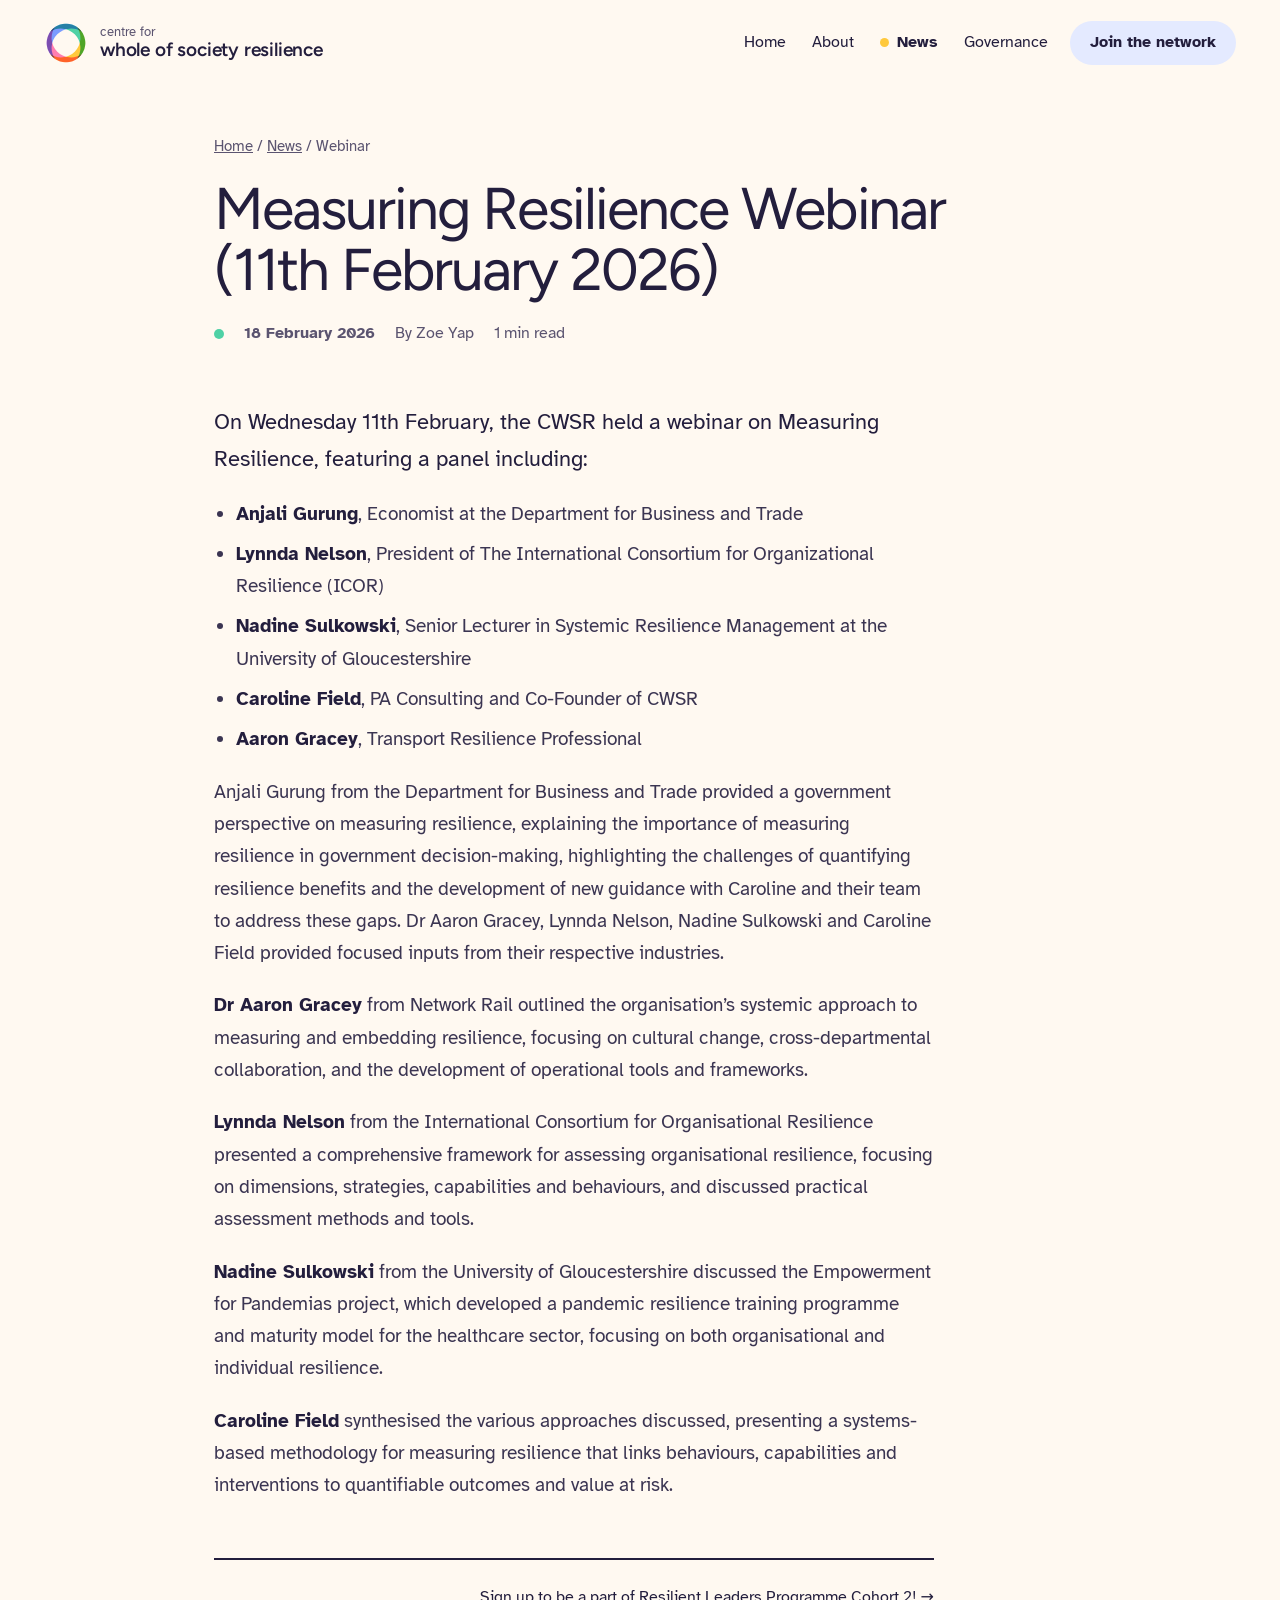
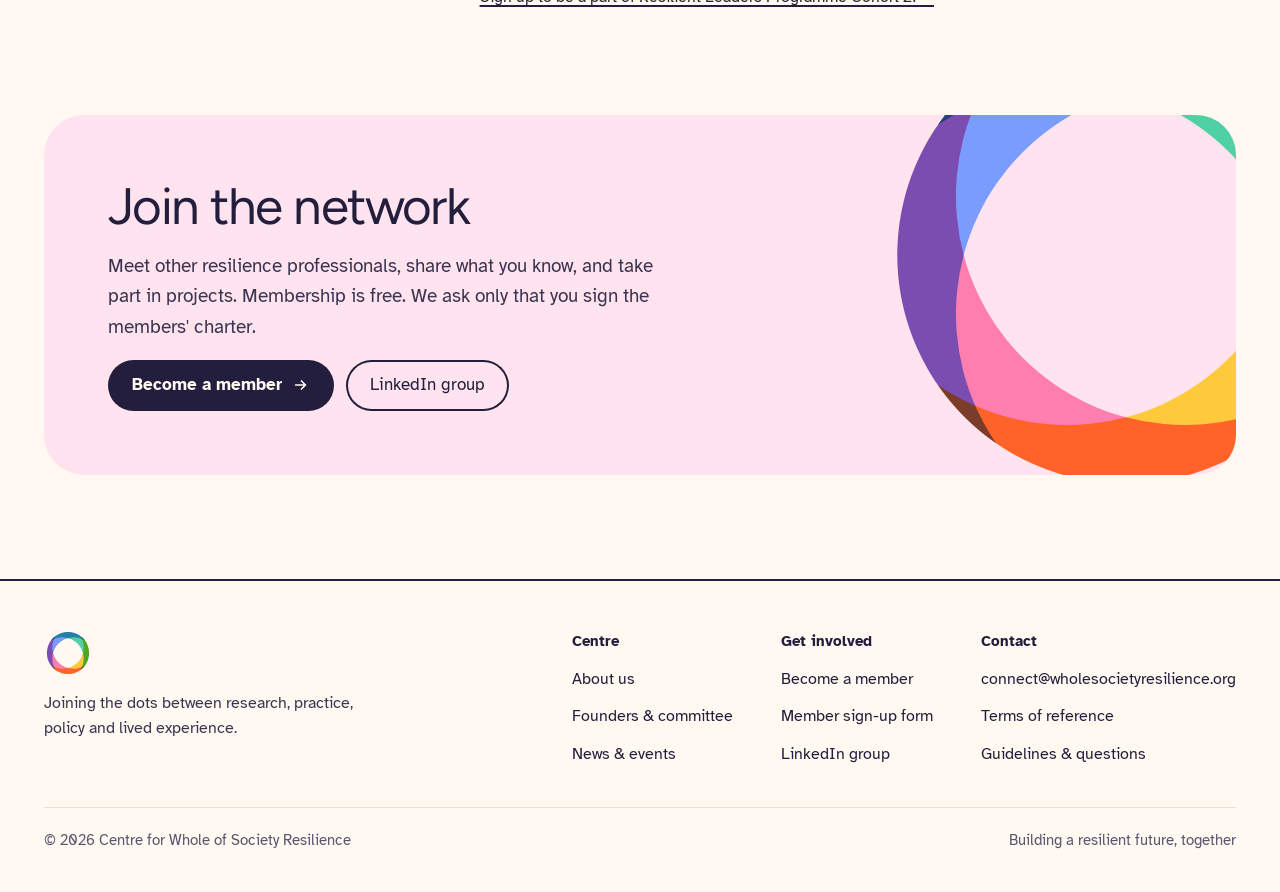
<file: news/measuring-resilience-webinar.html>
<!doctype html>
<html lang="en-GB">
<head>
<meta charset="utf-8">
<meta name="viewport" content="width=device-width, initial-scale=1">
<title>Measuring Resilience Webinar (11th February 2026) · Centre for Whole of Society Resilience</title>
<meta name="description" content="A panel spanning government, rail, international standards, academia and consulting on how resilience can be measured and linked to outcomes.">
<meta name="theme-color" content="#FFF9F1">
<link rel="canonical" href="https://www.wholesocietyresilience.org/news/measuring-resilience-webinar.html">
<meta property="og:type" content="website">
<meta property="og:site_name" content="Centre for Whole of Society Resilience">
<meta property="og:title" content="Measuring Resilience Webinar (11th February 2026)">
<meta property="og:description" content="A panel spanning government, rail, international standards, academia and consulting on how resilience can be measured and linked to outcomes.">
<meta property="og:image" content="https://www.wholesocietyresilience.org/assets/img/logo/cwsr-seal-paper-1024.png">
<link rel="icon" type="image/svg+xml" href="../assets/img/favicon.svg?v=2">
<link rel="icon" type="image/png" href="../assets/img/favicon.png?v=2">
<link rel="apple-touch-icon" href="../assets/img/apple-touch-icon.png?v=2">
<link rel="preconnect" href="https://fonts.googleapis.com">
<link rel="preconnect" href="https://fonts.gstatic.com" crossorigin>
<link href="https://fonts.googleapis.com/css2?family=Figtree:wght@400;500;600;700&family=Atkinson+Hyperlegible:ital,wght@0,400;0,700;1,400&display=swap" rel="stylesheet">
<link rel="stylesheet" href="../assets/css/styles.css">
</head>
<body>
<a class="skip" href="#main">Skip to content</a>
<header class="site-header">
  <div class="wrap site-header__inner">
    <a class="brand" href="../index.html" aria-label="Centre for Whole of Society Resilience, home">
      <svg class="mark" width="44" height="44" viewBox="-50 -50 100 100" aria-hidden="true"><g><path d="M8,-43.27 A44,44 0 1,0 8,43.27 A44,44 0 0,1 8,-43.27 Z" transform="rotate(45)" fill="#7B9CFF"/><path d="M8,-43.27 A44,44 0 1,0 8,43.27 A44,44 0 0,1 8,-43.27 Z" transform="rotate(135)" fill="#4FD1A5"/><path d="M8,-43.27 A44,44 0 1,0 8,43.27 A44,44 0 0,1 8,-43.27 Z" transform="rotate(225)" fill="#FFC93C"/><path d="M8,-43.27 A44,44 0 1,0 8,43.27 A44,44 0 0,1 8,-43.27 Z" transform="rotate(315)" fill="#FF7EB0"/></g></svg>
      <span class="brand__text"><span class="brand__sub">centre for</span><span class="brand__name">whole of society resilience</span></span>
    </a>
    <button class="nav-toggle" aria-expanded="false" aria-controls="site-nav" aria-label="Menu"><span></span></button>
    <nav class="nav" id="site-nav" aria-label="Main">
      <a href="../index.html">Home</a>
      <a href="../about.html">About</a>
      <a href="../news.html" aria-current="page" style="--dot:#FFC93C">News</a>
      <a href="../governance.html">Governance</a>
      <a class="btn" href="../join.html">Join the network</a>
    </nav>
  </div>
</header>
<main id="main">
<section class="article-hero">
  <div class="wrap">
    <div class="crumbs"><a href="../index.html">Home</a> / <a href="../news.html">News</a> / Webinar</div>
    <h1>Measuring Resilience Webinar (11th February 2026)</h1>
    <div class="article-meta"><span class="dot dot--mint"></span><strong>18 February 2026</strong><span>By Zoe Yap</span><span>1 min read</span></div>
  </div>
</section>
<article class="article">
  <div class="prose">
      <p class="first">On Wednesday 11th February, the CWSR held a webinar on Measuring Resilience, featuring a panel including:</p>
      <ul>
        <li><strong>Anjali Gurung</strong>, Economist at the Department for Business and Trade</li>
        <li><strong>Lynnda Nelson</strong>, President of The International Consortium for Organizational Resilience (ICOR)</li>
        <li><strong>Nadine Sulkowski</strong>, Senior Lecturer in Systemic Resilience Management at the University of Gloucestershire</li>
        <li><strong>Caroline Field</strong>, PA Consulting and Co-Founder of CWSR</li>
        <li><strong>Aaron Gracey</strong>, Transport Resilience Professional</li>
      </ul>
      <p>Anjali Gurung from the Department for Business and Trade provided a government perspective on measuring resilience, explaining the importance of measuring resilience in government decision-making, highlighting the challenges of quantifying resilience benefits and the development of new guidance with Caroline and their team to address these gaps. Dr Aaron Gracey, Lynnda Nelson, Nadine Sulkowski and Caroline Field provided focused inputs from their respective industries.</p>
      <p><strong>Dr Aaron Gracey</strong> from Network Rail outlined the organisation’s systemic approach to measuring and embedding resilience, focusing on cultural change, cross-departmental collaboration, and the development of operational tools and frameworks.</p>
      <p><strong>Lynnda Nelson</strong> from the International Consortium for Organisational Resilience presented a comprehensive framework for assessing organisational resilience, focusing on dimensions, strategies, capabilities and behaviours, and discussed practical assessment methods and tools.</p>
      <p><strong>Nadine Sulkowski</strong> from the University of Gloucestershire discussed the Empowerment for Pandemias project, which developed a pandemic resilience training programme and maturity model for the healthcare sector, focusing on both organisational and individual resilience.</p>
      <p><strong>Caroline Field</strong> synthesised the various approaches discussed, presenting a systems-based methodology for measuring resilience that links behaviours, capabilities and interventions to quantifiable outcomes and value at risk.</p>
  <nav class="post-nav" aria-label="More posts"><span></span><a class="link" href="../news/resilient-leaders-programme-cohort-2.html">Sign up to be a part of Resilient Leaders Programme Cohort 2! →</a></nav>
  </div>
</article>

<section class="section" aria-labelledby="join-title">
  <div class="wrap">
    <div class="join-band reveal">
      <svg class="mark" width="520" height="520" viewBox="-50 -50 100 100" aria-hidden="true"><g><path d="M8,-43.27 A44,44 0 1,0 8,43.27 A44,44 0 0,1 8,-43.27 Z" transform="rotate(45)" fill="#7B9CFF"/><path d="M8,-43.27 A44,44 0 1,0 8,43.27 A44,44 0 0,1 8,-43.27 Z" transform="rotate(135)" fill="#4FD1A5"/><path d="M8,-43.27 A44,44 0 1,0 8,43.27 A44,44 0 0,1 8,-43.27 Z" transform="rotate(225)" fill="#FFC93C"/><path d="M8,-43.27 A44,44 0 1,0 8,43.27 A44,44 0 0,1 8,-43.27 Z" transform="rotate(315)" fill="#FF7EB0"/></g></svg>
      <div class="join-band__body">
        <h2 id="join-title">Join the network</h2>
        <p>Meet other resilience professionals, share what you know, and take part in projects. Membership is free. We ask only that you sign the members' charter.</p>
        <div class="actions">
          <a class="btn btn--ink" href="../join.html">Become a member <svg viewBox="0 0 20 20" fill="none" aria-hidden="true"><path d="M4 10h11m-4.5-4.5L15 10l-4.5 4.5" stroke="currentColor" stroke-width="1.8" stroke-linecap="round" stroke-linejoin="round"/></svg></a>
          <a class="btn btn--outline" href="https://www.linkedin.com/groups/12970125/" rel="noopener">LinkedIn group</a>
        </div>
      </div>
    </div>
  </div>
</section>
</main>
<footer class="site-footer">
  <div class="wrap">
    <div class="footer__top">
      <div class="footer__brand">
        <svg class="mark" width="48" height="48" viewBox="-50 -50 100 100" aria-hidden="true"><g><path d="M8,-43.27 A44,44 0 1,0 8,43.27 A44,44 0 0,1 8,-43.27 Z" transform="rotate(45)" fill="#7B9CFF"/><path d="M8,-43.27 A44,44 0 1,0 8,43.27 A44,44 0 0,1 8,-43.27 Z" transform="rotate(135)" fill="#4FD1A5"/><path d="M8,-43.27 A44,44 0 1,0 8,43.27 A44,44 0 0,1 8,-43.27 Z" transform="rotate(225)" fill="#FFC93C"/><path d="M8,-43.27 A44,44 0 1,0 8,43.27 A44,44 0 0,1 8,-43.27 Z" transform="rotate(315)" fill="#FF7EB0"/></g></svg>
        <p>Joining the dots between research, practice, policy and lived experience.</p>
      </div>
      <div class="footer__cols">
        <div>
          <h4>Centre</h4>
          <ul>
            <li><a href="../about.html">About us</a></li>
            <li><a href="../about.html#people">Founders &amp; committee</a></li>
            <li><a href="../news.html">News &amp; events</a></li>
          </ul>
        </div>
        <div>
          <h4>Get involved</h4>
          <ul>
            <li><a href="../join.html">Become a member</a></li>
            <li><a href="https://forms.office.com/Pages/ResponsePage.aspx?id=cpq-ajTOTkO78oZ8lo_C139YKKTOPjtGtlPz7X8FWPRUN1pBMTRWQVBHTzdWRE9UQlRVMjhPOFU4Mi4u" rel="noopener">Member sign-up form</a></li>
            <li><a href="https://www.linkedin.com/groups/12970125/" rel="noopener">LinkedIn group</a></li>
          </ul>
        </div>
        <div>
          <h4>Contact</h4>
          <ul>
            <li><a href="mailto:connect@wholesocietyresilience.org">connect@wholesocietyresilience.org</a></li>
            <li><a href="../governance.html#terms">Terms of reference</a></li>
            <li><a href="../governance.html#faq">Guidelines &amp; questions</a></li>
          </ul>
        </div>
      </div>
    </div>
    <div class="footer__bottom">
      <span>© 2026 Centre for Whole of Society Resilience</span>
      <span>Building a resilient future, together</span>
    </div>
  </div>
</footer>
<script src="../assets/js/site.js" defer></script>
</body>
</html>
</file>
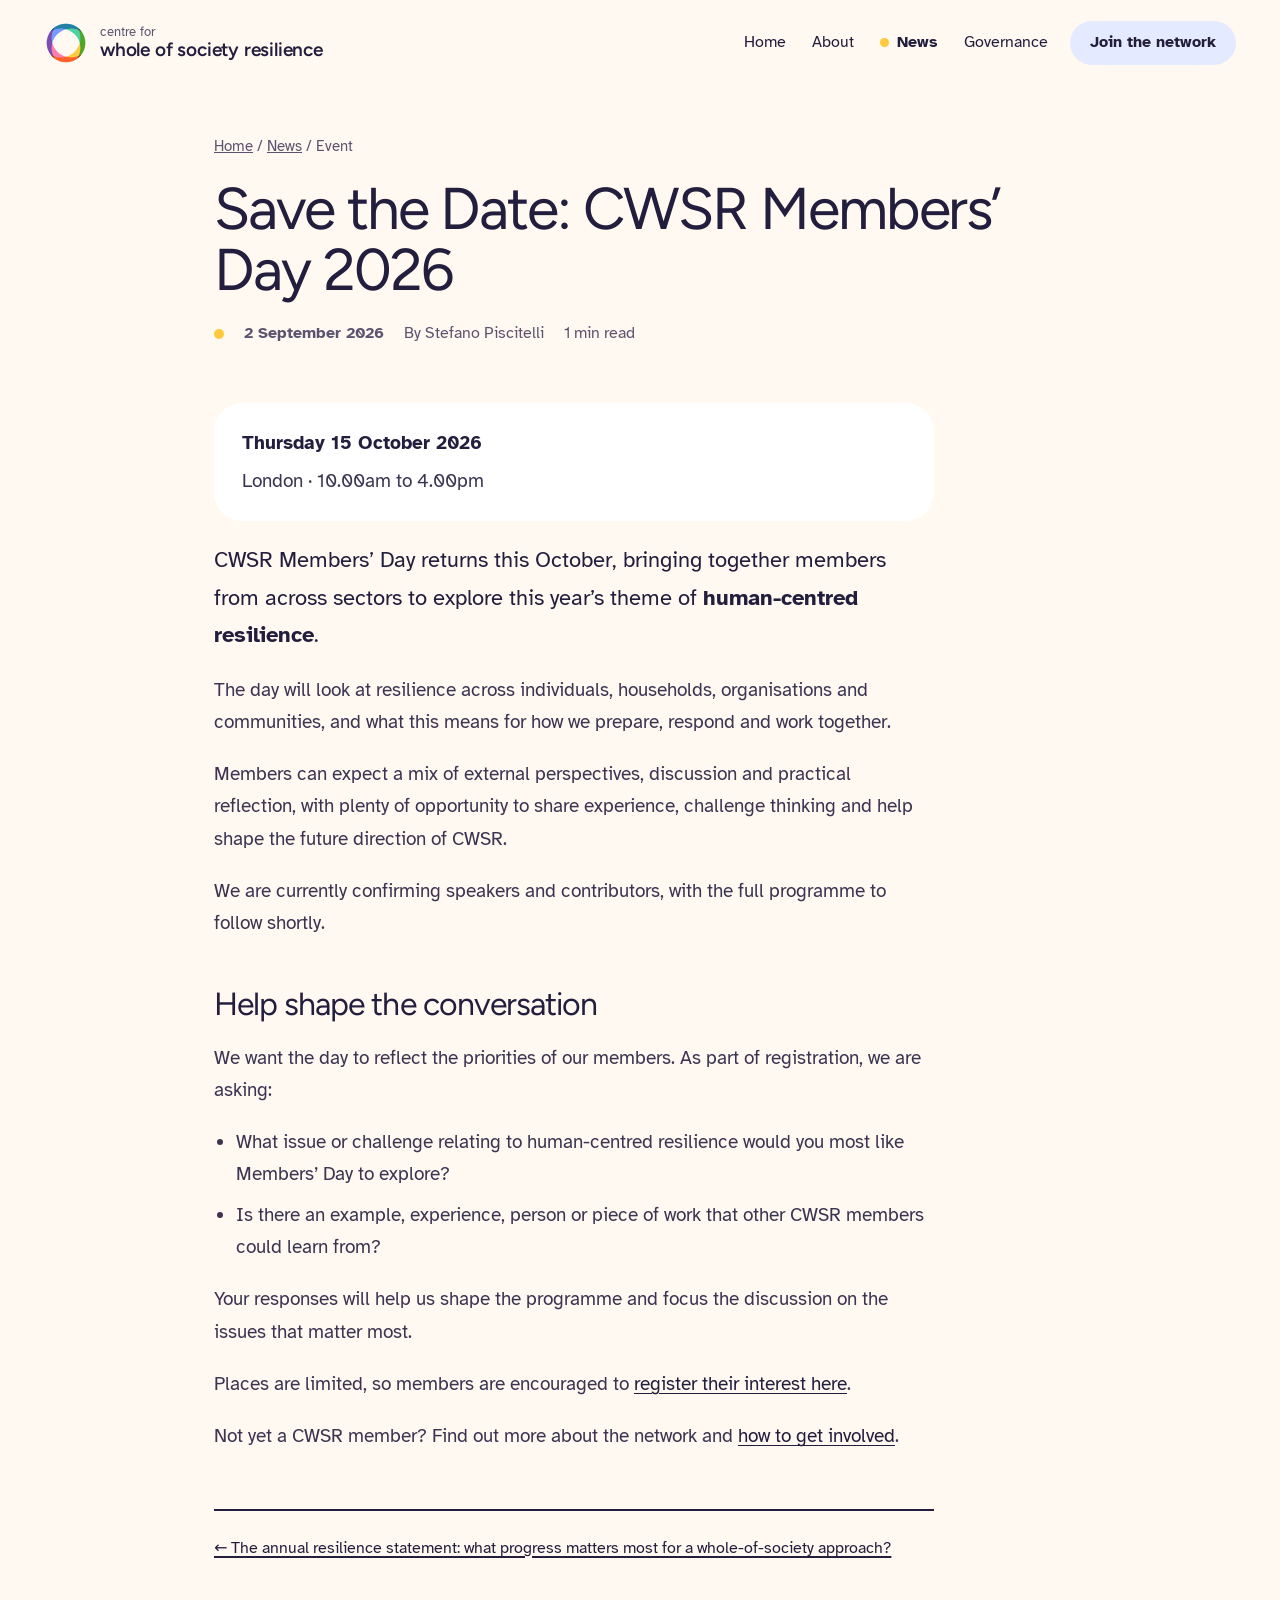
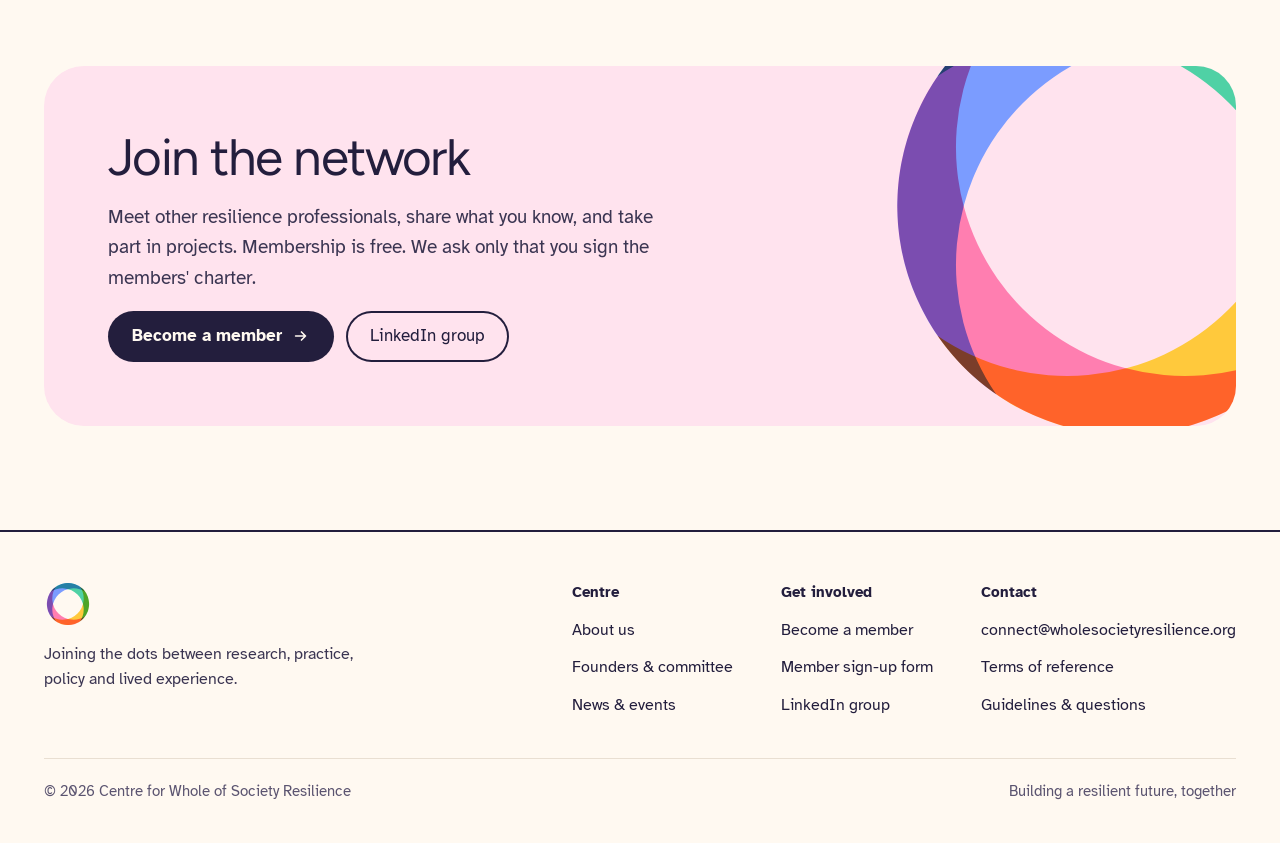
<file: news/members-day-2026.html>
<!doctype html>
<html lang="en-GB">
<head>
<meta charset="utf-8">
<meta name="viewport" content="width=device-width, initial-scale=1">
<title>Save the Date: CWSR Members’ Day 2026 · Centre for Whole of Society Resilience</title>
<meta name="description" content="Thursday 15 October 2026 · London. CWSR Members’ Day returns, bringing together members from across sectors to explore this year’s theme of human-centred resilience.">
<meta name="theme-color" content="#FFF9F1">
<link rel="canonical" href="https://www.wholesocietyresilience.org/news/members-day-2026.html">
<meta property="og:type" content="website">
<meta property="og:site_name" content="Centre for Whole of Society Resilience">
<meta property="og:title" content="Save the Date: CWSR Members’ Day 2026">
<meta property="og:description" content="Thursday 15 October 2026 · London. CWSR Members’ Day returns, bringing together members from across sectors to explore this year’s theme of human-centred resilience.">
<meta property="og:image" content="https://www.wholesocietyresilience.org/assets/img/logo/cwsr-seal-paper-1024.png">
<link rel="icon" type="image/svg+xml" href="../assets/img/favicon.svg?v=2">
<link rel="icon" type="image/png" href="../assets/img/favicon.png?v=2">
<link rel="apple-touch-icon" href="../assets/img/apple-touch-icon.png?v=2">
<link rel="preconnect" href="https://fonts.googleapis.com">
<link rel="preconnect" href="https://fonts.gstatic.com" crossorigin>
<link href="https://fonts.googleapis.com/css2?family=Figtree:wght@400;500;600;700&family=Atkinson+Hyperlegible:ital,wght@0,400;0,700;1,400&display=swap" rel="stylesheet">
<link rel="stylesheet" href="../assets/css/styles.css">
</head>
<body>
<a class="skip" href="#main">Skip to content</a>
<header class="site-header">
  <div class="wrap site-header__inner">
    <a class="brand" href="../index.html" aria-label="Centre for Whole of Society Resilience, home">
      <svg class="mark" width="44" height="44" viewBox="-50 -50 100 100" aria-hidden="true"><g><path d="M8,-43.27 A44,44 0 1,0 8,43.27 A44,44 0 0,1 8,-43.27 Z" transform="rotate(45)" fill="#7B9CFF"/><path d="M8,-43.27 A44,44 0 1,0 8,43.27 A44,44 0 0,1 8,-43.27 Z" transform="rotate(135)" fill="#4FD1A5"/><path d="M8,-43.27 A44,44 0 1,0 8,43.27 A44,44 0 0,1 8,-43.27 Z" transform="rotate(225)" fill="#FFC93C"/><path d="M8,-43.27 A44,44 0 1,0 8,43.27 A44,44 0 0,1 8,-43.27 Z" transform="rotate(315)" fill="#FF7EB0"/></g></svg>
      <span class="brand__text"><span class="brand__sub">centre for</span><span class="brand__name">whole of society resilience</span></span>
    </a>
    <button class="nav-toggle" aria-expanded="false" aria-controls="site-nav" aria-label="Menu"><span></span></button>
    <nav class="nav" id="site-nav" aria-label="Main">
      <a href="../index.html">Home</a>
      <a href="../about.html">About</a>
      <a href="../news.html" aria-current="page" style="--dot:#FFC93C">News</a>
      <a href="../governance.html">Governance</a>
      <a class="btn" href="../join.html">Join the network</a>
    </nav>
  </div>
</header>
<main id="main">
<section class="article-hero">
  <div class="wrap">
    <div class="crumbs"><a href="../index.html">Home</a> / <a href="../news.html">News</a> / Event</div>
    <h1>Save the Date: CWSR Members’ Day 2026</h1>
    <div class="article-meta"><span class="dot dot--sun"></span><strong>2 September 2026</strong><span>By Stefano Piscitelli</span><span>1 min read</span></div>
  </div>
</section>
<article class="article">
  <div class="prose">
      <div class="callout"><p><strong>Thursday 15 October 2026</strong></p><p>London · 10.00am to 4.00pm</p></div>
      <p class="first">CWSR Members’ Day returns this October, bringing together members from across sectors to explore this year’s theme of <strong>human-centred resilience</strong>.</p>
      <p>The day will look at resilience across individuals, households, organisations and communities, and what this means for how we prepare, respond and work together.</p>
      <p>Members can expect a mix of external perspectives, discussion and practical reflection, with plenty of opportunity to share experience, challenge thinking and help shape the future direction of CWSR.</p>
      <p>We are currently confirming speakers and contributors, with the full programme to follow shortly.</p>
      <h2>Help shape the conversation</h2>
      <p>We want the day to reflect the priorities of our members. As part of registration, we are asking:</p>
      <ul>
        <li>What issue or challenge relating to human-centred resilience would you most like Members’ Day to explore?</li>
        <li>Is there an example, experience, person or piece of work that other CWSR members could learn from?</li>
      </ul>
      <p>Your responses will help us shape the programme and focus the discussion on the issues that matter most.</p>
      <p>Places are limited, so members are encouraged to <a href="https://url.uk.m.mimecastprotect.com/s/K0wTCxGoZH365BKUvhEEiy9IC9?domain=docs.google.com" rel="noopener">register their interest here</a>.</p>
      <p>Not yet a CWSR member? Find out more about the network and <a href="../join.html">how to get involved</a>.</p>
  <nav class="post-nav" aria-label="More posts"><a class="link" href="../news/annual-resilience-statement-2026.html">← The annual resilience statement: what progress matters most for a whole-of-society approach?</a></nav>
  </div>
</article>

<section class="section" aria-labelledby="join-title">
  <div class="wrap">
    <div class="join-band reveal">
      <svg class="mark" width="520" height="520" viewBox="-50 -50 100 100" aria-hidden="true"><g><path d="M8,-43.27 A44,44 0 1,0 8,43.27 A44,44 0 0,1 8,-43.27 Z" transform="rotate(45)" fill="#7B9CFF"/><path d="M8,-43.27 A44,44 0 1,0 8,43.27 A44,44 0 0,1 8,-43.27 Z" transform="rotate(135)" fill="#4FD1A5"/><path d="M8,-43.27 A44,44 0 1,0 8,43.27 A44,44 0 0,1 8,-43.27 Z" transform="rotate(225)" fill="#FFC93C"/><path d="M8,-43.27 A44,44 0 1,0 8,43.27 A44,44 0 0,1 8,-43.27 Z" transform="rotate(315)" fill="#FF7EB0"/></g></svg>
      <div class="join-band__body">
        <h2 id="join-title">Join the network</h2>
        <p>Meet other resilience professionals, share what you know, and take part in projects. Membership is free. We ask only that you sign the members' charter.</p>
        <div class="actions">
          <a class="btn btn--ink" href="../join.html">Become a member <svg viewBox="0 0 20 20" fill="none" aria-hidden="true"><path d="M4 10h11m-4.5-4.5L15 10l-4.5 4.5" stroke="currentColor" stroke-width="1.8" stroke-linecap="round" stroke-linejoin="round"/></svg></a>
          <a class="btn btn--outline" href="https://www.linkedin.com/groups/12970125/" rel="noopener">LinkedIn group</a>
        </div>
      </div>
    </div>
  </div>
</section>
</main>
<footer class="site-footer">
  <div class="wrap">
    <div class="footer__top">
      <div class="footer__brand">
        <svg class="mark" width="48" height="48" viewBox="-50 -50 100 100" aria-hidden="true"><g><path d="M8,-43.27 A44,44 0 1,0 8,43.27 A44,44 0 0,1 8,-43.27 Z" transform="rotate(45)" fill="#7B9CFF"/><path d="M8,-43.27 A44,44 0 1,0 8,43.27 A44,44 0 0,1 8,-43.27 Z" transform="rotate(135)" fill="#4FD1A5"/><path d="M8,-43.27 A44,44 0 1,0 8,43.27 A44,44 0 0,1 8,-43.27 Z" transform="rotate(225)" fill="#FFC93C"/><path d="M8,-43.27 A44,44 0 1,0 8,43.27 A44,44 0 0,1 8,-43.27 Z" transform="rotate(315)" fill="#FF7EB0"/></g></svg>
        <p>Joining the dots between research, practice, policy and lived experience.</p>
      </div>
      <div class="footer__cols">
        <div>
          <h4>Centre</h4>
          <ul>
            <li><a href="../about.html">About us</a></li>
            <li><a href="../about.html#people">Founders &amp; committee</a></li>
            <li><a href="../news.html">News &amp; events</a></li>
          </ul>
        </div>
        <div>
          <h4>Get involved</h4>
          <ul>
            <li><a href="../join.html">Become a member</a></li>
            <li><a href="https://forms.office.com/Pages/ResponsePage.aspx?id=cpq-ajTOTkO78oZ8lo_C139YKKTOPjtGtlPz7X8FWPRUN1pBMTRWQVBHTzdWRE9UQlRVMjhPOFU4Mi4u" rel="noopener">Member sign-up form</a></li>
            <li><a href="https://www.linkedin.com/groups/12970125/" rel="noopener">LinkedIn group</a></li>
          </ul>
        </div>
        <div>
          <h4>Contact</h4>
          <ul>
            <li><a href="mailto:connect@wholesocietyresilience.org">connect@wholesocietyresilience.org</a></li>
            <li><a href="../governance.html#terms">Terms of reference</a></li>
            <li><a href="../governance.html#faq">Guidelines &amp; questions</a></li>
          </ul>
        </div>
      </div>
    </div>
    <div class="footer__bottom">
      <span>© 2026 Centre for Whole of Society Resilience</span>
      <span>Building a resilient future, together</span>
    </div>
  </div>
</footer>
<script src="../assets/js/site.js" defer></script>
</body>
</html>
</file>
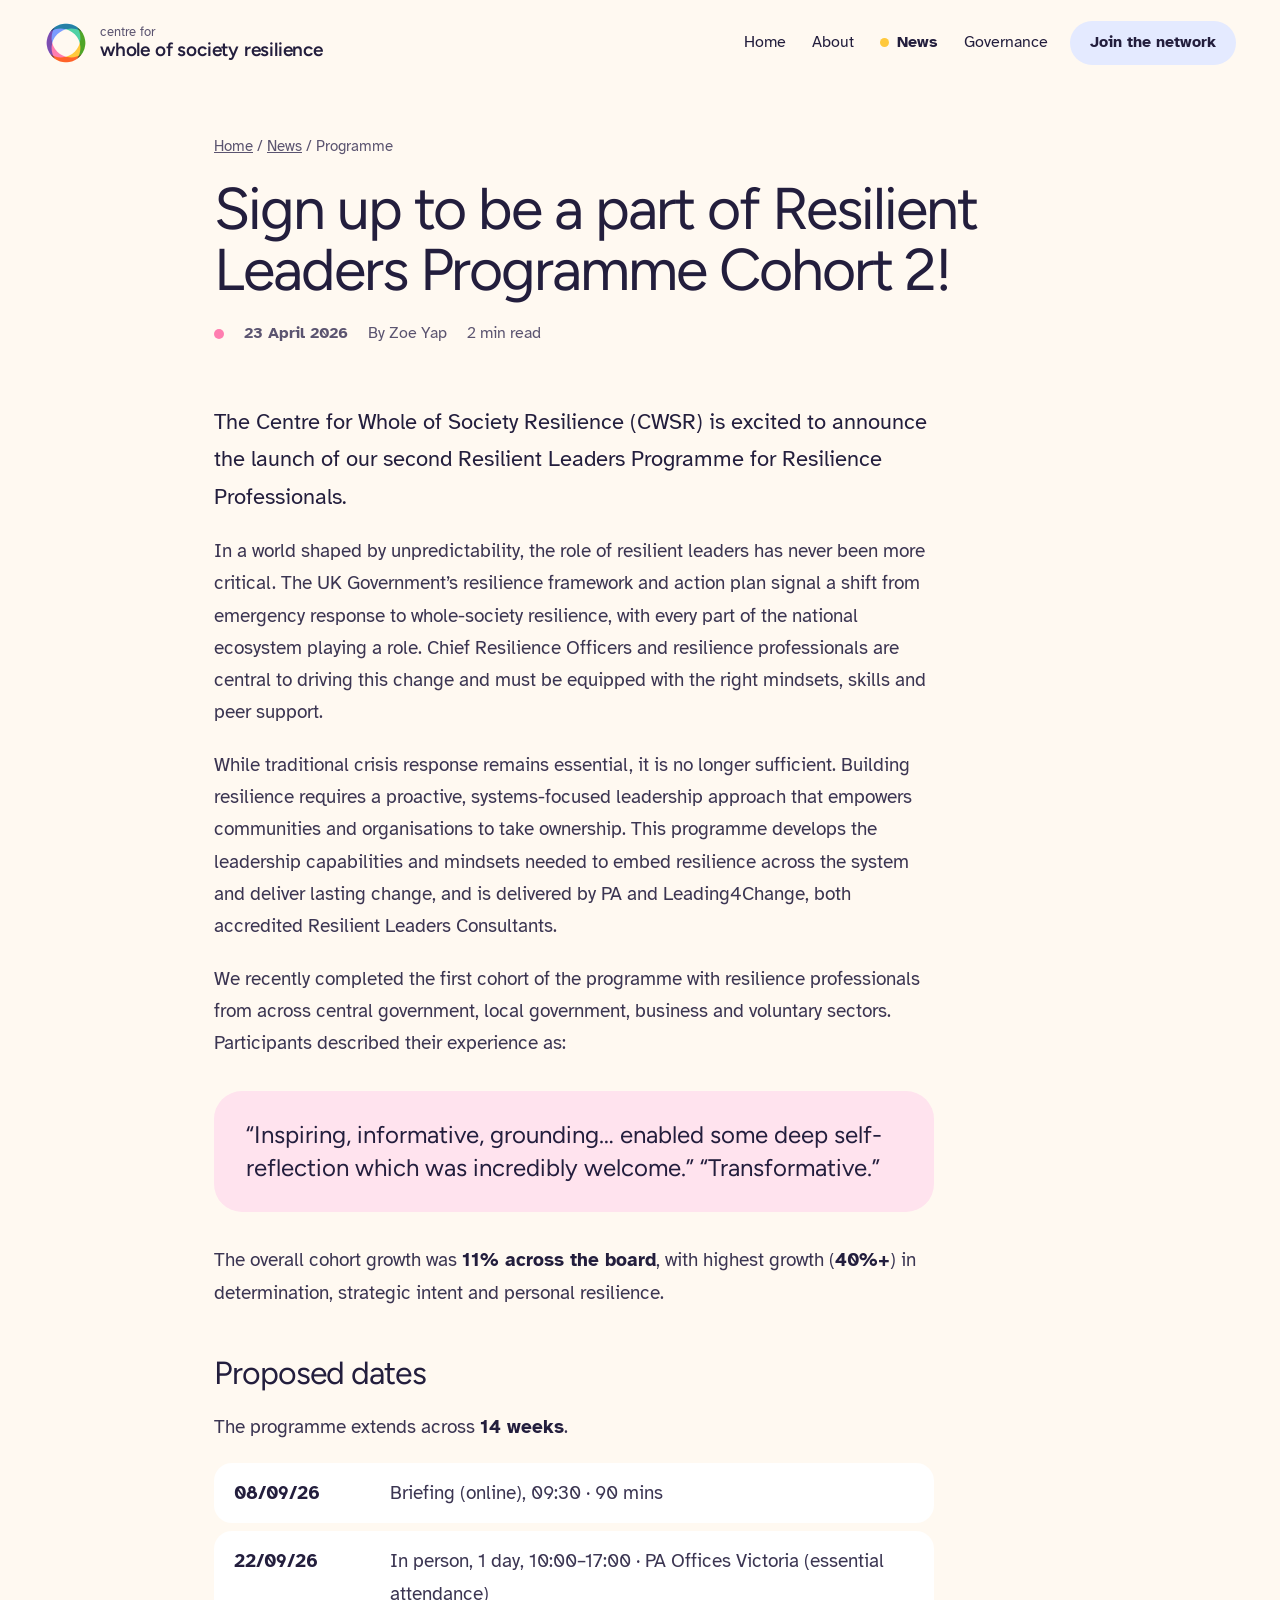
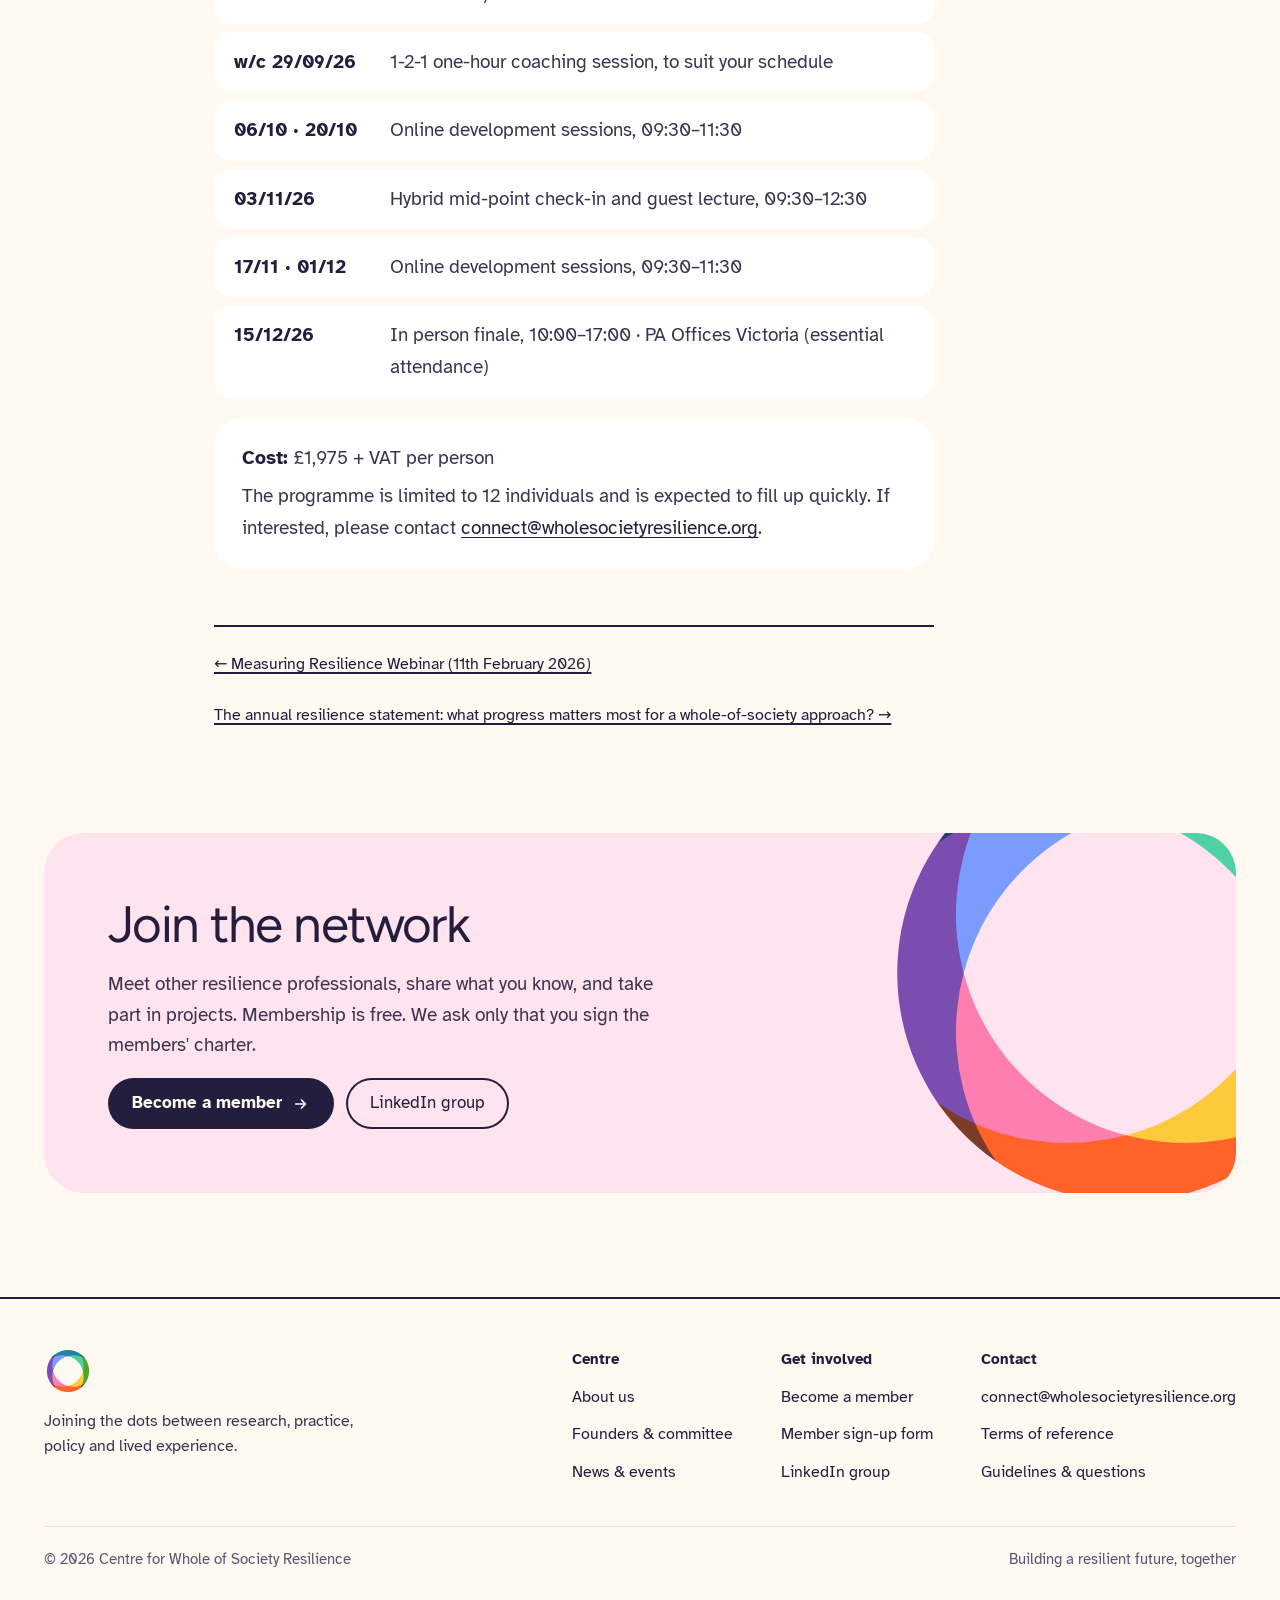
<file: news/resilient-leaders-programme-cohort-2.html>
<!doctype html>
<html lang="en-GB">
<head>
<meta charset="utf-8">
<meta name="viewport" content="width=device-width, initial-scale=1">
<title>Sign up to be a part of Resilient Leaders Programme Cohort 2! · Centre for Whole of Society Resilience</title>
<meta name="description" content="CWSR is excited to announce the launch of our second Resilient Leaders Programme for Resilience Professionals.">
<meta name="theme-color" content="#FFF9F1">
<link rel="canonical" href="https://www.wholesocietyresilience.org/news/resilient-leaders-programme-cohort-2.html">
<meta property="og:type" content="website">
<meta property="og:site_name" content="Centre for Whole of Society Resilience">
<meta property="og:title" content="Sign up to be a part of Resilient Leaders Programme Cohort 2!">
<meta property="og:description" content="CWSR is excited to announce the launch of our second Resilient Leaders Programme for Resilience Professionals.">
<meta property="og:image" content="https://www.wholesocietyresilience.org/assets/img/logo/cwsr-seal-paper-1024.png">
<link rel="icon" type="image/svg+xml" href="../assets/img/favicon.svg?v=2">
<link rel="icon" type="image/png" href="../assets/img/favicon.png?v=2">
<link rel="apple-touch-icon" href="../assets/img/apple-touch-icon.png?v=2">
<link rel="preconnect" href="https://fonts.googleapis.com">
<link rel="preconnect" href="https://fonts.gstatic.com" crossorigin>
<link href="https://fonts.googleapis.com/css2?family=Figtree:wght@400;500;600;700&family=Atkinson+Hyperlegible:ital,wght@0,400;0,700;1,400&display=swap" rel="stylesheet">
<link rel="stylesheet" href="../assets/css/styles.css">
</head>
<body>
<a class="skip" href="#main">Skip to content</a>
<header class="site-header">
  <div class="wrap site-header__inner">
    <a class="brand" href="../index.html" aria-label="Centre for Whole of Society Resilience, home">
      <svg class="mark" width="44" height="44" viewBox="-50 -50 100 100" aria-hidden="true"><g><path d="M8,-43.27 A44,44 0 1,0 8,43.27 A44,44 0 0,1 8,-43.27 Z" transform="rotate(45)" fill="#7B9CFF"/><path d="M8,-43.27 A44,44 0 1,0 8,43.27 A44,44 0 0,1 8,-43.27 Z" transform="rotate(135)" fill="#4FD1A5"/><path d="M8,-43.27 A44,44 0 1,0 8,43.27 A44,44 0 0,1 8,-43.27 Z" transform="rotate(225)" fill="#FFC93C"/><path d="M8,-43.27 A44,44 0 1,0 8,43.27 A44,44 0 0,1 8,-43.27 Z" transform="rotate(315)" fill="#FF7EB0"/></g></svg>
      <span class="brand__text"><span class="brand__sub">centre for</span><span class="brand__name">whole of society resilience</span></span>
    </a>
    <button class="nav-toggle" aria-expanded="false" aria-controls="site-nav" aria-label="Menu"><span></span></button>
    <nav class="nav" id="site-nav" aria-label="Main">
      <a href="../index.html">Home</a>
      <a href="../about.html">About</a>
      <a href="../news.html" aria-current="page" style="--dot:#FFC93C">News</a>
      <a href="../governance.html">Governance</a>
      <a class="btn" href="../join.html">Join the network</a>
    </nav>
  </div>
</header>
<main id="main">
<section class="article-hero">
  <div class="wrap">
    <div class="crumbs"><a href="../index.html">Home</a> / <a href="../news.html">News</a> / Programme</div>
    <h1>Sign up to be a part of Resilient Leaders Programme Cohort 2!</h1>
    <div class="article-meta"><span class="dot dot--peony"></span><strong>23 April 2026</strong><span>By Zoe Yap</span><span>2 min read</span></div>
  </div>
</section>
<article class="article">
  <div class="prose">
      <p class="first">The Centre for Whole of Society Resilience (CWSR) is excited to announce the launch of our second Resilient Leaders Programme for Resilience Professionals.</p>
      <p>In a world shaped by unpredictability, the role of resilient leaders has never been more critical. The UK Government’s resilience framework and action plan signal a shift from emergency response to whole-society resilience, with every part of the national ecosystem playing a role. Chief Resilience Officers and resilience professionals are central to driving this change and must be equipped with the right mindsets, skills and peer support.</p>
      <p>While traditional crisis response remains essential, it is no longer sufficient. Building resilience requires a proactive, systems-focused leadership approach that empowers communities and organisations to take ownership. This programme develops the leadership capabilities and mindsets needed to embed resilience across the system and deliver lasting change, and is delivered by PA and Leading4Change, both accredited Resilient Leaders Consultants.</p>
      <p>We recently completed the first cohort of the programme with resilience professionals from across central government, local government, business and voluntary sectors. Participants described their experience as:</p>
      <blockquote>“Inspiring, informative, grounding… enabled some deep self-reflection which was incredibly welcome.” “Transformative.”</blockquote>
      <p>The overall cohort growth was <strong>11% across the board</strong>, with highest growth (<strong>40%+</strong>) in determination, strategic intent and personal resilience.</p>
      <h2>Proposed dates</h2>
      <p>The programme extends across <strong>14 weeks</strong>.</p>
      <ul class="schedule">
        <li><b>08/09/26</b><span>Briefing (online), 09:30 · 90 mins</span></li>
        <li><b>22/09/26</b><span>In person, 1 day, 10:00–17:00 · PA Offices Victoria (essential attendance)</span></li>
        <li><b>w/c 29/09/26</b><span>1-2-1 one-hour coaching session, to suit your schedule</span></li>
        <li><b>06/10 · 20/10</b><span>Online development sessions, 09:30–11:30</span></li>
        <li><b>03/11/26</b><span>Hybrid mid-point check-in and guest lecture, 09:30–12:30</span></li>
        <li><b>17/11 · 01/12</b><span>Online development sessions, 09:30–11:30</span></li>
        <li><b>15/12/26</b><span>In person finale, 10:00–17:00 · PA Offices Victoria (essential attendance)</span></li>
      </ul>
      <div class="callout">
        <p><strong>Cost:</strong> £1,975 + VAT per person</p>
        <p>The programme is limited to 12 individuals and is expected to fill up quickly. If interested, please contact <a href="mailto:connect@wholesocietyresilience.org">connect@wholesocietyresilience.org</a>.</p>
      </div>
  <nav class="post-nav" aria-label="More posts"><a class="link" href="../news/measuring-resilience-webinar.html">← Measuring Resilience Webinar (11th February 2026)</a><a class="link" href="../news/annual-resilience-statement-2026.html">The annual resilience statement: what progress matters most for a whole-of-society approach? →</a></nav>
  </div>
</article>

<section class="section" aria-labelledby="join-title">
  <div class="wrap">
    <div class="join-band reveal">
      <svg class="mark" width="520" height="520" viewBox="-50 -50 100 100" aria-hidden="true"><g><path d="M8,-43.27 A44,44 0 1,0 8,43.27 A44,44 0 0,1 8,-43.27 Z" transform="rotate(45)" fill="#7B9CFF"/><path d="M8,-43.27 A44,44 0 1,0 8,43.27 A44,44 0 0,1 8,-43.27 Z" transform="rotate(135)" fill="#4FD1A5"/><path d="M8,-43.27 A44,44 0 1,0 8,43.27 A44,44 0 0,1 8,-43.27 Z" transform="rotate(225)" fill="#FFC93C"/><path d="M8,-43.27 A44,44 0 1,0 8,43.27 A44,44 0 0,1 8,-43.27 Z" transform="rotate(315)" fill="#FF7EB0"/></g></svg>
      <div class="join-band__body">
        <h2 id="join-title">Join the network</h2>
        <p>Meet other resilience professionals, share what you know, and take part in projects. Membership is free. We ask only that you sign the members' charter.</p>
        <div class="actions">
          <a class="btn btn--ink" href="../join.html">Become a member <svg viewBox="0 0 20 20" fill="none" aria-hidden="true"><path d="M4 10h11m-4.5-4.5L15 10l-4.5 4.5" stroke="currentColor" stroke-width="1.8" stroke-linecap="round" stroke-linejoin="round"/></svg></a>
          <a class="btn btn--outline" href="https://www.linkedin.com/groups/12970125/" rel="noopener">LinkedIn group</a>
        </div>
      </div>
    </div>
  </div>
</section>
</main>
<footer class="site-footer">
  <div class="wrap">
    <div class="footer__top">
      <div class="footer__brand">
        <svg class="mark" width="48" height="48" viewBox="-50 -50 100 100" aria-hidden="true"><g><path d="M8,-43.27 A44,44 0 1,0 8,43.27 A44,44 0 0,1 8,-43.27 Z" transform="rotate(45)" fill="#7B9CFF"/><path d="M8,-43.27 A44,44 0 1,0 8,43.27 A44,44 0 0,1 8,-43.27 Z" transform="rotate(135)" fill="#4FD1A5"/><path d="M8,-43.27 A44,44 0 1,0 8,43.27 A44,44 0 0,1 8,-43.27 Z" transform="rotate(225)" fill="#FFC93C"/><path d="M8,-43.27 A44,44 0 1,0 8,43.27 A44,44 0 0,1 8,-43.27 Z" transform="rotate(315)" fill="#FF7EB0"/></g></svg>
        <p>Joining the dots between research, practice, policy and lived experience.</p>
      </div>
      <div class="footer__cols">
        <div>
          <h4>Centre</h4>
          <ul>
            <li><a href="../about.html">About us</a></li>
            <li><a href="../about.html#people">Founders &amp; committee</a></li>
            <li><a href="../news.html">News &amp; events</a></li>
          </ul>
        </div>
        <div>
          <h4>Get involved</h4>
          <ul>
            <li><a href="../join.html">Become a member</a></li>
            <li><a href="https://forms.office.com/Pages/ResponsePage.aspx?id=cpq-ajTOTkO78oZ8lo_C139YKKTOPjtGtlPz7X8FWPRUN1pBMTRWQVBHTzdWRE9UQlRVMjhPOFU4Mi4u" rel="noopener">Member sign-up form</a></li>
            <li><a href="https://www.linkedin.com/groups/12970125/" rel="noopener">LinkedIn group</a></li>
          </ul>
        </div>
        <div>
          <h4>Contact</h4>
          <ul>
            <li><a href="mailto:connect@wholesocietyresilience.org">connect@wholesocietyresilience.org</a></li>
            <li><a href="../governance.html#terms">Terms of reference</a></li>
            <li><a href="../governance.html#faq">Guidelines &amp; questions</a></li>
          </ul>
        </div>
      </div>
    </div>
    <div class="footer__bottom">
      <span>© 2026 Centre for Whole of Society Resilience</span>
      <span>Building a resilient future, together</span>
    </div>
  </div>
</footer>
<script src="../assets/js/site.js" defer></script>
</body>
</html>
</file>
<file: assets/css/styles.css>
/* Centre for Whole of Society Resilience
   Four moons, one whole: four strands (study, deliver, shape, live with) that overprint where they meet. */

:root {
  --paper: #FFF9F1;
  --white: #FFFFFF;
  --ink: #231E3D;
  --ink-2: #3B3552;
  --dusk: #5B5470;
  --line: #E9DFD2;

  --blue: #7B9CFF;  --blue-t: #E4EAFF;  --blue-d: #3B4C99;
  --mint: #4FD1A5;  --mint-t: #DCF6EC;  --mint-d: #1F6B50;
  --sun: #FFC93C;   --sun-t: #FFF1CC;   --sun-d: #7A5A00;
  --peony: #FF7EB0; --peony-t: #FFE3EE; --peony-d: #9B2C5C;

  --display: "Figtree", system-ui, sans-serif;
  --text: "Atkinson Hyperlegible", system-ui, sans-serif;

  --r-card: 28px;
  --r-big: 40px;
}

*, *::before, *::after { box-sizing: border-box; }
html { -webkit-text-size-adjust: 100%; scroll-behavior: smooth; }
body {
  margin: 0;
  background: var(--paper);
  color: var(--ink);
  font-family: var(--text);
  font-size: 18px;
  line-height: 1.6;
  -webkit-font-smoothing: antialiased;
  overflow-x: hidden;
}
img { max-width: 100%; display: block; }
a { color: var(--ink); }
a:hover { color: var(--blue-d); }
:focus-visible { outline: 3px solid var(--blue); outline-offset: 3px; border-radius: 6px; }

h1, h2, h3, h4 { font-family: var(--display); margin: 0; color: var(--ink); }
h1, .h1 { font-weight: 400; font-size: clamp(42px, 5.6vw, 76px); line-height: 1.0; letter-spacing: -0.035em; }
h2, .h2 { font-weight: 400; font-size: clamp(34px, 4vw, 52px); line-height: 1.06; letter-spacing: -0.03em; }
h3 { font-weight: 600; font-size: 21px; line-height: 1.25; letter-spacing: -0.005em; }
p { margin: 0; }

.wrap { max-width: 1240px; margin: 0 auto; padding: 0 24px; }
.lede { font-size: 20px; line-height: 1.6; color: var(--ink-2); max-width: 600px; }
.muted { color: var(--ink-2); }
.small { font-size: 15px; color: var(--dusk); }
.stack { display: flex; flex-direction: column; gap: 20px; }
.link { color: var(--ink); text-decoration-thickness: 1.5px; text-underline-offset: 3px; }

.skip { position: absolute; left: -999px; top: 8px; background: var(--ink); color: var(--paper); padding: 10px 16px; border-radius: 999px; z-index: 10; }
.skip:focus { left: 16px; }

/* ---------- Buttons ---------- */
.btn {
  display: inline-flex; align-items: center; gap: 10px;
  padding: 15px 24px; min-height: 48px;
  font: 700 17px/1.2 var(--text);
  text-decoration: none; color: var(--ink);
  border-radius: 999px; border: 0; cursor: pointer;
  background: var(--blue-t);
  transition: background .15s, box-shadow .15s;
}
.btn:hover { color: var(--ink); background: #D4DEFF; }
.btn svg { width: 18px; height: 18px; }
.btn--outline { background: transparent; box-shadow: inset 0 0 0 2px var(--ink); font-weight: 400; }
.btn--outline:hover { background: var(--white); }
.btn--ink { background: var(--ink); color: var(--paper); }
.btn--ink:hover { background: #352E57; color: var(--paper); }
.actions { display: flex; flex-wrap: wrap; gap: 12px; }

/* ---------- Mark ---------- */
.mark { display: block; flex: none; }
.mark g { isolation: isolate; }
.mark path { mix-blend-mode: multiply; }

/* ---------- Header ---------- */
.site-header { position: sticky; top: 0; z-index: 5; background: var(--paper); transition: box-shadow .2s; }
.site-header.is-scrolled { box-shadow: 0 1px 0 var(--line); }
.site-header__inner { display: flex; align-items: center; justify-content: space-between; gap: 16px; padding-top: 18px; padding-bottom: 18px; }
.brand { display: flex; align-items: center; gap: 12px; text-decoration: none; color: var(--ink); }
.brand:hover { color: var(--ink); }
.brand__text { display: flex; flex-direction: column; line-height: 1.1; }
.brand__sub { font-size: 13px; color: var(--dusk); }
.brand__name { font-family: var(--display); font-weight: 600; font-size: 19px; letter-spacing: -0.01em; }
.nav { display: flex; align-items: center; gap: 2px; }
.nav a:not(.btn) { padding: 12px; font-size: 16px; text-decoration: none; display: flex; align-items: center; gap: 8px; }
.nav a[aria-current="page"]:not(.btn) { font-weight: 700; }
.nav a[aria-current="page"]:not(.btn)::before { content: ""; width: 9px; height: 9px; border-radius: 50%; background: var(--dot, var(--peony)); }
.nav .btn { margin-left: 8px; padding: 12px 20px; font-size: 16px; min-height: 44px; }
.nav-toggle { display: none; width: 48px; height: 48px; border: 0; border-radius: 50%; background: var(--white); cursor: pointer; position: relative; }
.nav-toggle span, .nav-toggle span::before, .nav-toggle span::after { position: absolute; left: 14px; width: 20px; height: 2px; background: var(--ink); border-radius: 2px; content: ""; }
.nav-toggle span { top: 23px; }
.nav-toggle span::before { left: 0; top: -6px; }
.nav-toggle span::after { left: 0; top: 6px; }

@media (max-width: 900px) {
  .nav-toggle { display: block; }
  .nav { display: none; position: absolute; left: 16px; right: 16px; top: 76px; flex-direction: column; align-items: stretch; background: var(--white); border-radius: var(--r-card); padding: 12px; box-shadow: 0 12px 40px rgba(35, 30, 61, .12); }
  .nav-open .nav { display: flex; }
  .nav .btn { margin: 8px 0 0; justify-content: center; }
}

/* ---------- Sections ---------- */
.section { padding: 104px 0 0; }
.section:last-child { padding-bottom: 104px; }
.section-head { display: flex; flex-wrap: wrap; justify-content: space-between; align-items: end; gap: 16px 40px; margin-bottom: 40px; }
.section-head p { max-width: 460px; }

/* ---------- Home hero ---------- */
.hero { padding: 40px 0 0; }
.hero__grid > * { min-width: 0; }
.hero__grid { display: grid; grid-template-columns: repeat(auto-fit, minmax(min(100%, 460px), 1fr)); gap: 48px; align-items: center; }
.hero__copy { display: flex; flex-direction: column; gap: 28px; }
.hero-photo { justify-self: center; width: 100%; max-width: 540px; min-width: 0; margin: 0; display: flex; flex-direction: column; gap: 10px; }
.hero-photo img { width: 100%; height: auto; aspect-ratio: 4 / 5; object-fit: cover; border-radius: 40px 40px 40px 280px; background: var(--mint-t); }
.hero-photo figcaption { font-size: 13px; color: var(--dusk); text-align: right; }
.hero-photo figcaption a { color: var(--dusk); }

.banner { margin-top: 72px; background: var(--sun-t); border-radius: 999px; padding: 20px 32px; display: flex; flex-wrap: wrap; align-items: center; justify-content: space-between; gap: 12px 24px; font-size: 17px; }
.banner a { font-weight: 700; padding: 10px 0; }
@media (max-width: 640px) { .banner { border-radius: var(--r-card); } }

/* ---------- Four groups ---------- */
.groups { display: grid; grid-template-columns: repeat(auto-fit, minmax(min(100%, 260px), 1fr)); gap: 16px; }
.group { border-radius: var(--r-card); padding: 28px; display: flex; flex-direction: column; gap: 12px; min-height: 300px; }
.group h3 { font-weight: 500; font-size: 26px; letter-spacing: -0.01em; line-height: 1.15; }
.group p { font-size: 16px; color: var(--ink-2); }
.group__kind { font-size: 15px; font-weight: 700; }
.t-blue { background: var(--blue-t); } .t-mint { background: var(--mint-t); } .t-sun { background: var(--sun-t); } .t-peony { background: var(--peony-t); }

/* ---------- Purpose & pillars ---------- */
.split { display: grid; grid-template-columns: repeat(auto-fit, minmax(min(100%, 440px), 1fr)); gap: 56px; }
.split .stack p { font-size: 19px; color: var(--ink-2); }
.pillars { display: flex; flex-direction: column; gap: 14px; }
.pillar { background: var(--white); border-radius: var(--r-card); padding: 28px; display: flex; gap: 20px; align-items: flex-start; }
.pillar p { font-size: 16px; color: var(--ink-2); margin-top: 8px; }
.dot { width: 20px; height: 20px; border-radius: 50%; flex: none; margin-top: 4px; }
.dot--blue { background: var(--blue); } .dot--mint { background: var(--mint); } .dot--sun { background: var(--sun); } .dot--peony { background: var(--peony); }

.ruled { display: grid; grid-template-columns: repeat(auto-fit, minmax(min(100%, 250px), 1fr)); border-top: 2px solid var(--ink); }
.ruled > div { padding: 28px 28px 28px 0; display: flex; flex-direction: column; gap: 10px; }
.ruled p { font-size: 16px; color: var(--ink-2); }

/* ---------- Cards (news) ---------- */
.cards { display: grid; grid-template-columns: repeat(auto-fill, minmax(min(100%, 320px), 1fr)); gap: 48px 28px; }
.card { display: flex; flex-direction: column; gap: 14px; text-decoration: none; color: var(--ink); }
.card:hover { color: var(--ink); }
.card:hover h3 { text-decoration: underline; text-underline-offset: 4px; text-decoration-thickness: 1.5px; }
.card__art { aspect-ratio: 4 / 3; border-radius: 28px 28px 28px 160px; position: relative; overflow: hidden; }
.card__art svg { position: absolute; right: -14%; bottom: -24%; width: 78%; height: auto; }
.card:nth-child(3n+2) .card__art { border-radius: 160px 28px 28px 28px; }
.card:nth-child(3n) .card__art { border-radius: 28px 160px 28px 28px; }
.card__meta { font-size: 15px; display: flex; align-items: center; gap: 8px; flex-wrap: wrap; }
.card__meta .dot { width: 10px; height: 10px; margin: 0; }
.card__meta span:last-child { color: var(--dusk); }
.card h3 { font-weight: 500; font-size: 22px; letter-spacing: -0.01em; }
.card p { font-size: 16px; color: var(--ink-2); }

.feature { background: var(--sun-t); border-radius: var(--r-big); overflow: hidden; display: grid; grid-template-columns: repeat(auto-fit, minmax(min(100%, 420px), 1fr)); align-items: center; text-decoration: none; color: var(--ink); }
.feature:hover { color: var(--ink); }
.feature__body { padding: 48px; display: flex; flex-direction: column; gap: 18px; }
.feature__body h2 { font-size: clamp(32px, 3.4vw, 42px); }
.feature__art { position: relative; min-height: 320px; height: 100%; }
.feature__art svg { position: absolute; right: -60px; top: 50%; transform: translateY(-50%); width: 420px; height: 420px; }

/* ---------- Join band ---------- */
.join-band { position: relative; overflow: hidden; background: var(--peony-t); border-radius: var(--r-big); padding: 64px; }
.join-band > svg { position: absolute; right: -150px; top: -120px; width: 520px; height: 520px; }
.join-band__body { position: relative; display: flex; flex-direction: column; gap: 18px; max-width: 580px; }
.join-band__body p { font-size: 19px; color: var(--ink-2); }
@media (max-width: 640px) { .join-band { padding: 40px 28px; } .join-band > svg { opacity: .5; } }

/* ---------- Page hero ---------- */
.page-hero { padding: 48px 0 0; }
.page-hero .wrap { display: flex; flex-direction: column; gap: 18px; }
.page-hero .lede { max-width: 700px; }
.crumbs { font-size: 15px; color: var(--dusk); }
.crumbs a { color: var(--dusk); }

/* ---------- About ---------- */
.intro { display: grid; grid-template-columns: repeat(auto-fit, minmax(min(100%, 460px), 1fr)); gap: 48px; }
.intro .stack p { font-size: 19px; color: var(--ink-2); }
.chips { display: flex; flex-wrap: wrap; align-items: center; gap: 12px; margin: 0; padding: 0; list-style: none; }
.chips__count { font-family: var(--display); font-size: 40px; letter-spacing: -0.03em; margin-right: 16px; }
.chips li { padding: 10px 18px; border-radius: 999px; font-size: 16px; }
.chips li:nth-child(4n+1) { background: var(--blue-t); } .chips li:nth-child(4n+2) { background: var(--mint-t); }
.chips li:nth-child(4n+3) { background: var(--sun-t); } .chips li:nth-child(4n+4) { background: var(--peony-t); }

.founders { display: grid; grid-template-columns: repeat(auto-fit, minmax(min(100%, 330px), 1fr)); gap: 48px 28px; }
.person { display: flex; flex-direction: column; gap: 16px; }
/* a crescent of colour glued to the right edge: a disc of the same size, offset behind the photo */
.person__photo { width: 238px; height: 220px; }
.person__photo img { width: 220px; height: 220px; border-radius: 50%; object-fit: cover; box-shadow: 18px 0 0 var(--ring, var(--blue)); }
.person h3 { font-weight: 500; font-size: 25px; letter-spacing: -0.01em; }
.role { font-size: 16px; color: var(--dusk); }
.bio p { font-size: 16px; color: var(--ink-2); }
.bio p + p { margin-top: 12px; }

.committee { display: grid; grid-template-columns: repeat(auto-fit, minmax(min(100%, 360px), 1fr)); gap: 16px; }
.member { background: var(--white); border-radius: var(--r-card); padding: 28px; display: flex; flex-direction: column; gap: 16px; }
.member__head { display: flex; gap: 16px; align-items: center; }
.member__head img { width: 76px; height: 76px; border-radius: 50%; object-fit: cover; flex: none; box-shadow: 8px 0 0 var(--ring, var(--blue)); margin-right: 8px; }
.member .bio p { font-size: 15px; }

.slim-band { background: var(--mint-t); border-radius: 999px; padding: 32px 48px; display: flex; flex-wrap: wrap; justify-content: space-between; align-items: center; gap: 20px; }
.slim-band h2 { font-size: clamp(28px, 3vw, 34px); }
@media (max-width: 640px) { .slim-band { border-radius: var(--r-card); padding: 28px; } }

/* ---------- Article ---------- */
.article-hero { padding: 48px 0 0; }
.article-hero .wrap { display: flex; flex-direction: column; gap: 20px; max-width: 900px; }
.article-hero h1 { font-size: clamp(36px, 4.6vw, 60px); line-height: 1.05; }
.article-meta { display: flex; flex-wrap: wrap; gap: 8px 20px; font-size: 16px; color: var(--dusk); align-items: center; }
.article-meta .dot { width: 10px; height: 10px; margin: 0; }
.article { max-width: 900px; margin: 0 auto; padding: 56px 24px 0; }
.prose { max-width: 720px; font-size: 19px; line-height: 1.7; color: var(--ink-2); }
.prose > * + * { margin-top: 20px; }
.prose h2 { font-size: 32px; margin-top: 48px; color: var(--ink); }
.prose strong { color: var(--ink); }
.prose a { color: var(--ink); text-underline-offset: 3px; }
.prose ul { padding-left: 22px; }
.prose li + li { margin-top: 8px; }
.prose .first { font-size: 22px; color: var(--ink); }
.prose blockquote { margin: 32px 0; padding: 28px 32px; background: var(--peony-t); border-radius: var(--r-card); font-family: var(--display); font-size: 24px; line-height: 1.35; color: var(--ink); }
.callout { background: var(--white); border-radius: var(--r-card); padding: 24px 28px; }
.callout p + p { margin-top: 6px; }
.schedule { list-style: none; padding: 0 !important; display: flex; flex-direction: column; gap: 8px; }
.schedule li { display: grid; grid-template-columns: 140px 1fr; gap: 16px; background: var(--white); border-radius: 18px; padding: 14px 20px; margin: 0 !important; }
.schedule b { color: var(--ink); }
@media (max-width: 560px) { .schedule li { grid-template-columns: 1fr; gap: 2px; } }
.connect-list { list-style: none; padding: 0 !important; display: flex; flex-direction: column; gap: 10px; }
.connect-list li { display: flex; align-items: center; gap: 14px; margin: 0 !important; font-weight: 700; color: var(--ink); }
.connect-list i { flex: 1; max-width: 120px; height: 2px; background: linear-gradient(90deg, var(--blue), var(--mint), var(--sun), var(--peony)); border-radius: 2px; }
.post-nav { display: flex; justify-content: space-between; gap: 24px; flex-wrap: wrap; margin-top: 56px !important; padding-top: 24px; border-top: 2px solid var(--ink); font-size: 16px; }

/* ---------- Join page ---------- */
.join-grid { display: flex; flex-wrap: wrap; gap: 24px; align-items: flex-start; }
.charter { flex: 999 1 560px; min-width: 0; background: var(--white); border-radius: var(--r-big); padding: 44px; display: flex; flex-direction: column; gap: 22px; }
.charter h2 { font-size: 34px; letter-spacing: -0.02em; }
.charter p, .charter li { font-size: 17px; color: var(--ink-2); }
.charter ol { margin: 0; padding-left: 22px; display: flex; flex-direction: column; gap: 8px; }
.aside { flex: 1 1 320px; min-width: 0; display: flex; flex-direction: column; gap: 20px; }
.aside__card { position: relative; overflow: hidden; border-radius: var(--r-big); padding: 32px; display: flex; flex-direction: column; gap: 12px; }
.aside__card > svg { position: absolute; right: -70px; top: -70px; width: 200px; height: 200px; mix-blend-mode: multiply; }
.aside__card h2 { position: relative; font-size: 28px; letter-spacing: -0.02em; }
.aside__card a, .aside__card p { position: relative; font-size: 16px; }
.aside__card a:not(.btn) { padding: 4px 0; }
@media (max-width: 640px) { .charter { padding: 28px; } }

/* ---------- Governance ---------- */
.toc-layout { display: flex; flex-wrap: wrap; gap: 56px; align-items: flex-start; }
.toc { flex: 1 1 220px; display: flex; flex-direction: column; gap: 4px; }
.toc p { font-size: 15px; font-weight: 700; color: var(--dusk); padding-bottom: 6px; }
.toc a { padding: 9px 0; font-size: 17px; text-decoration: none; display: flex; align-items: center; gap: 10px; }
.toc .dot { width: 10px; height: 10px; margin: 0; }
.gov { flex: 999 1 640px; min-width: 0; display: flex; flex-direction: column; gap: 20px; }
.gov > h2 { margin-top: 64px; }
.gov > h2:first-child { margin-top: 0; }
.gov-block { background: var(--white); border-radius: var(--r-card); padding: 32px; display: flex; flex-direction: column; gap: 14px; }
.gov-block h3 { font-size: 22px; display: flex; align-items: center; gap: 12px; }
.gov-block ol { margin: 0; padding-left: 22px; font-size: 17px; line-height: 1.7; color: var(--ink-2); display: flex; flex-direction: column; gap: 8px; }
.rules { display: flex; flex-wrap: wrap; gap: 10px; margin: 0; padding: 0; list-style: none; }
.rules li { padding: 14px 22px; border-radius: 999px; font-size: 17px; font-weight: 700; }
.rules li:nth-child(1) { background: var(--blue-t); } .rules li:nth-child(2) { background: var(--mint-t); }
.rules li:nth-child(3) { background: var(--sun-t); } .rules li:nth-child(4) { background: var(--peony-t); }
.rules li:nth-child(5) { background: var(--white); box-shadow: inset 0 0 0 2px var(--ink); }
.faq { display: flex; flex-direction: column; gap: 10px; }
.faq details { background: var(--white); border-radius: var(--r-card); }
.faq details:nth-child(4n+1)[open] { background: var(--blue-t); } .faq details:nth-child(4n+2)[open] { background: var(--mint-t); }
.faq details:nth-child(4n+3)[open] { background: var(--sun-t); } .faq details:nth-child(4n+4)[open] { background: var(--peony-t); }
.faq summary { list-style: none; cursor: pointer; min-height: 64px; padding: 18px 26px; display: flex; justify-content: space-between; align-items: center; gap: 16px; font-size: 18px; font-weight: 700; }
.faq summary::-webkit-details-marker { display: none; }
.faq summary::after { content: ""; flex: none; width: 36px; height: 36px; border-radius: 50%; background: var(--paper) url("data:image/svg+xml,%3Csvg xmlns='http://www.w3.org/2000/svg' viewBox='0 0 20 20'%3E%3Cpath d='M5 8l5 5 5-5' fill='none' stroke='%23231E3D' stroke-width='2.2' stroke-linecap='round' stroke-linejoin='round'/%3E%3C/svg%3E") center / 16px no-repeat; transition: transform .2s; }
.faq details[open] summary::after { transform: rotate(180deg); background-color: var(--white); }
.faq details p { padding: 0 26px 24px; font-size: 17px; line-height: 1.7; color: var(--ink-2); max-width: 760px; }

/* ---------- Footer ---------- */
.site-footer { border-top: 2px solid var(--ink); }
.footer__top { display: flex; flex-wrap: wrap; justify-content: space-between; gap: 40px; padding: 48px 0 36px; }
.footer__brand { display: flex; flex-direction: column; gap: 14px; max-width: 320px; }
.footer__brand p { font-size: 16px; color: var(--ink-2); }
.footer__cols { display: flex; flex-wrap: wrap; gap: 48px; }
.site-footer h4 { font-family: var(--text); font-size: 15px; font-weight: 700; margin-bottom: 10px; }
.site-footer ul { list-style: none; margin: 0; padding: 0; display: flex; flex-direction: column; gap: 4px; }
.site-footer ul a { font-size: 16px; text-decoration: none; display: inline-block; padding: 4px 0; }
.site-footer ul a:hover { text-decoration: underline; }
.footer__bottom { display: flex; flex-wrap: wrap; justify-content: space-between; gap: 12px; padding: 20px 0 40px; border-top: 1px solid var(--line); font-size: 15px; color: var(--dusk); }

/* ---------- Reveal ---------- */
.js .reveal { opacity: 0; transform: translateY(14px); transition: opacity .6s ease, transform .6s ease; }
.js .reveal.is-in { opacity: 1; transform: none; }
@media (prefers-reduced-motion: reduce) {
  html { scroll-behavior: auto; }
  .js .reveal { opacity: 1; transform: none; transition: none; }
}
</file>
